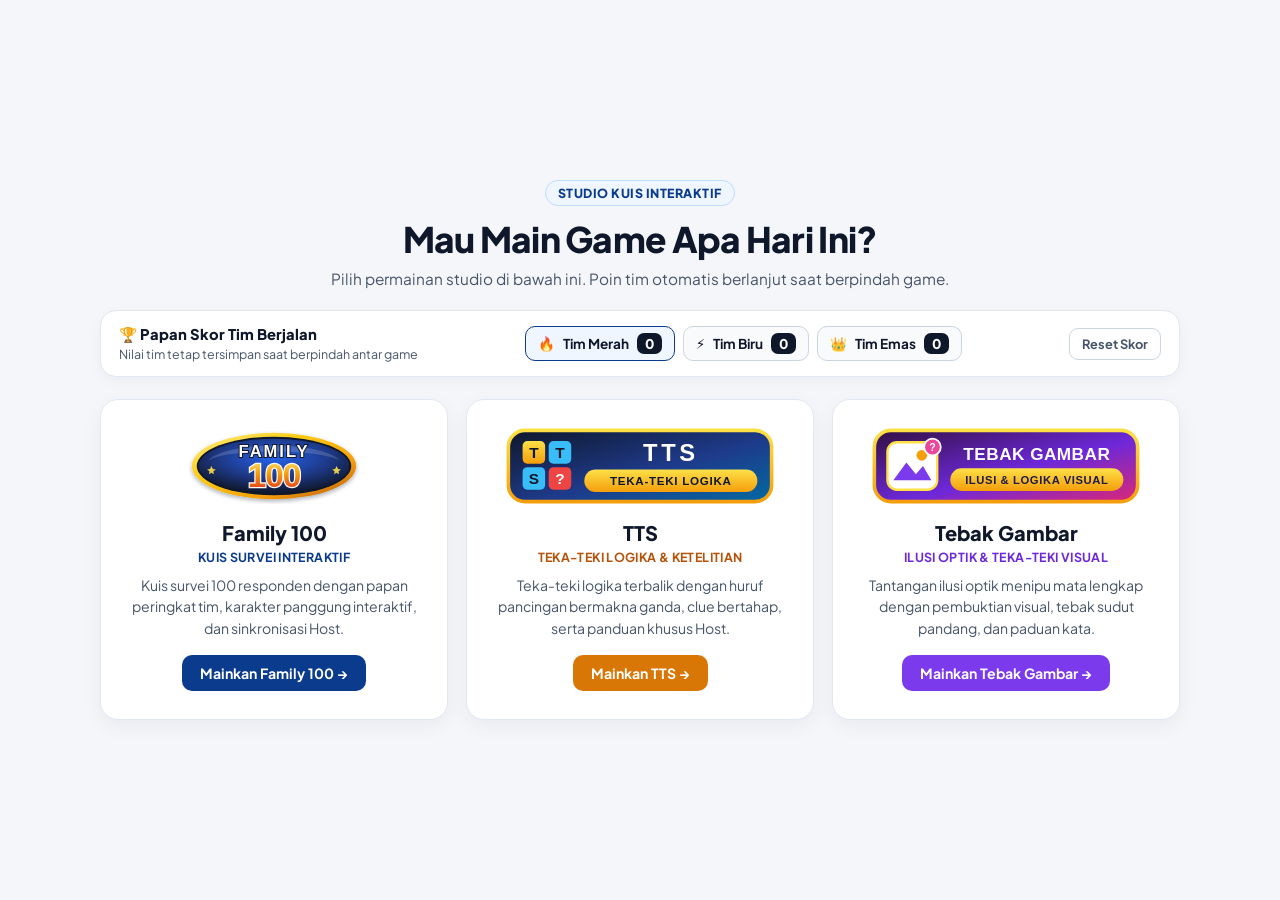
<file: index.html>
<!DOCTYPE html>
<html lang="id">
<head>
    <meta charset="UTF-8">
    <meta name="viewport" content="width=device-width, initial-scale=1.0">
    <title>Studio Kuis Interaktif — Pilih Permainan</title>
    <link rel="icon" type="image/svg+xml" href="./kode_git/family100-logo.svg">
    <link rel="preconnect" href="https://fonts.googleapis.com">
    <link rel="preconnect" href="https://fonts.gstatic.com" crossorigin>
    <link href="https://fonts.googleapis.com/css2?family=Plus+Jakarta+Sans:wght@500;600;700;800&display=swap" rel="stylesheet">
    <style>
        :root {
            --bg: #F4F6FA;
            --surface: #FFFFFF;
            --border: #E2E8F0;
            --text: #0F172A;
            --muted: #475569;
            --primary: #0B3B8C;
            --gold: #F59E0B;
        }
        * { box-sizing: border-box; }
        body {
            margin: 0;
            min-height: 100vh;
            font-family: 'Plus Jakarta Sans', system-ui, -apple-system, sans-serif;
            background: var(--bg);
            color: var(--text);
            display: flex;
            flex-direction: column;
            align-items: center;
            justify-content: center;
            padding: 24px 16px;
        }
        .hub-wrap {
            width: 100%;
            max-width: 1080px;
            display: flex;
            flex-direction: column;
            gap: 22px;
            align-items: center;
        }
        .hub-header {
            text-align: center;
        }
        .hub-kicker {
            display: inline-block;
            padding: 4px 12px;
            border-radius: 999px;
            background: #EFF6FF;
            border: 1px solid #BFDBFE;
            color: var(--primary);
            font-size: 0.78rem;
            font-weight: 800;
            letter-spacing: 0.04em;
            text-transform: uppercase;
            margin-bottom: 10px;
        }
        .hub-title {
            margin: 0;
            font-size: clamp(1.6rem, 3vw, 2.2rem);
            font-weight: 800;
            letter-spacing: -0.02em;
        }
        .hub-sub {
            margin: 8px 0 0;
            color: var(--muted);
            font-size: 0.96rem;
        }
        .hub-scoreboard {
            width: 100%;
            background: var(--surface);
            border: 1.5px solid var(--border);
            border-radius: 16px;
            padding: 14px 18px;
            display: flex;
            flex-wrap: wrap;
            align-items: center;
            justify-content: space-between;
            gap: 12px;
            box-shadow: 0 4px 14px rgba(15, 23, 42, 0.04);
        }
        .hub-score-meta {
            display: flex;
            flex-direction: column;
            gap: 2px;
        }
        .hub-score-title {
            margin: 0;
            font-size: 0.92rem;
            font-weight: 800;
            color: var(--text);
        }
        .hub-score-hint {
            margin: 0;
            font-size: 0.78rem;
            color: var(--muted);
        }
        .hub-score-list {
            display: flex;
            flex-wrap: wrap;
            align-items: center;
            gap: 8px;
            flex: 1;
            justify-content: center;
        }
        .hub-team-chip {
            display: inline-flex;
            align-items: center;
            gap: 8px;
            padding: 6px 12px;
            border-radius: 10px;
            background: #F8FAFC;
            border: 1.5px solid #CBD5E1;
            font-size: 0.85rem;
            font-weight: 700;
        }
        .hub-team-chip.active {
            border-color: var(--primary);
            background: #EFF6FF;
        }
        .hub-team-score {
            padding: 2px 8px;
            border-radius: 7px;
            background: #0F172A;
            color: #FFFFFF;
            font-weight: 800;
            font-size: 0.84rem;
        }
        .hub-reset-btn {
            padding: 7px 12px;
            border-radius: 9px;
            border: 1px solid #CBD5E1;
            background: #FFFFFF;
            color: var(--muted);
            font-family: inherit;
            font-size: 0.8rem;
            font-weight: 700;
            cursor: pointer;
        }
        .hub-reset-btn:hover {
            border-color: #EF4444;
            color: #B91C1C;
            background: #FEF2F2;
        }
        .hub-grid {
            width: 100%;
            display: grid;
            grid-template-columns: repeat(auto-fit, minmax(290px, 1fr));
            gap: 18px;
        }
        .game-card {
            display: flex;
            flex-direction: column;
            align-items: center;
            text-align: center;
            gap: 16px;
            padding: 28px 22px;
            background: var(--surface);
            border: 1.5px solid var(--border);
            border-radius: 18px;
            text-decoration: none;
            color: inherit;
            box-shadow: 0 6px 20px rgba(15, 23, 42, 0.05);
            transition: transform 0.16s ease, border-color 0.16s ease, box-shadow 0.16s ease;
        }
        .game-card:hover {
            transform: translateY(-4px);
            border-color: var(--primary);
            box-shadow: 0 14px 28px rgba(11, 59, 140, 0.12);
        }
        .game-card.cl:hover {
            border-color: var(--gold);
            box-shadow: 0 14px 28px rgba(245, 158, 11, 0.16);
        }
        .game-card.tg:hover {
            border-color: #7C3AED;
            box-shadow: 0 14px 28px rgba(124, 58, 237, 0.16);
        }
        .game-logo {
            height: 76px;
            width: auto;
            max-width: 100%;
            object-fit: contain;
        }
        .game-name {
            margin: 0;
            font-size: 1.25rem;
            font-weight: 800;
        }
        .game-subtitle {
            margin: 4px 0 0;
            font-size: 0.78rem;
            font-weight: 700;
            color: var(--primary);
            letter-spacing: 0.03em;
            text-transform: uppercase;
        }
        .game-card.cl .game-subtitle { color: #B45309; }
        .game-card.tg .game-subtitle { color: #6D28D9; }
        .game-desc {
            margin: 10px 0 0;
            font-size: 0.88rem;
            line-height: 1.5;
            color: var(--muted);
        }
        .game-cta {
            margin-top: auto;
            display: inline-flex;
            align-items: center;
            gap: 6px;
            padding: 9px 18px;
            border-radius: 10px;
            font-size: 0.88rem;
            font-weight: 700;
            background: var(--primary);
            color: #FFFFFF;
        }
        .game-card.cl .game-cta {
            background: #D97706;
        }
        .game-card.tg .game-cta {
            background: #7C3AED;
        }
    </style>
</head>
<body>
    <main class="hub-wrap">
        <header class="hub-header">
            <span class="hub-kicker">STUDIO KUIS INTERAKTIF</span>
            <h1 class="hub-title">Mau Main Game Apa Hari Ini?</h1>
            <p class="hub-sub">Pilih permainan studio di bawah ini. Poin tim otomatis berlanjut saat berpindah game.</p>
        </header>

        <section class="hub-scoreboard" aria-label="Klasemen Skor Tim Saat Ini">
            <div class="hub-score-meta">
                <h2 class="hub-score-title">🏆 Papan Skor Tim Berjalan</h2>
                <p class="hub-score-hint">Nilai tim tetap tersimpan saat berpindah antar game</p>
            </div>
            <div id="hub-score-list" class="hub-score-list"></div>
            <button type="button" id="hub-reset-scores" class="hub-reset-btn">Reset Skor</button>
        </section>

        <section class="hub-grid" aria-label="Pilihan Game">
            <a href="./kode_git/index.html" class="game-card">
                <img src="./kode_git/family100-logo.svg" alt="Logo Family 100" class="game-logo">
                <div>
                    <h2 class="game-name">Family 100</h2>
                    <p class="game-subtitle">Kuis Survei Interaktif</p>
                    <p class="game-desc">Kuis survei 100 responden dengan papan peringkat tim, karakter panggung interaktif, dan sinkronisasi Host.</p>
                </div>
                <span class="game-cta">Mainkan Family 100 →</span>
            </a>

            <a href="./kode_git/caklontong.html" class="game-card cl">
                <img src="./kode_git/caklontong-logo.svg" alt="Logo TTS" class="game-logo">
                <div>
                    <h2 class="game-name">TTS</h2>
                    <p class="game-subtitle">Teka-Teki Logika &amp; Ketelitian</p>
                    <p class="game-desc">Teka-teki logika terbalik dengan huruf pancingan bermakna ganda, clue bertahap, serta panduan khusus Host.</p>
                </div>
                <span class="game-cta">Mainkan TTS →</span>
            </a>

            <a href="./kode_git/tebakgambar.html" class="game-card tg">
                <img src="./kode_git/tebakgambar-logo.svg" alt="Logo Tebak Gambar" class="game-logo">
                <div>
                    <h2 class="game-name">Tebak Gambar</h2>
                    <p class="game-subtitle">Ilusi Optik &amp; Teka-Teki Visual</p>
                    <p class="game-desc">Tantangan ilusi optik menipu mata lengkap dengan pembuktian visual, tebak sudut pandang, dan paduan kata.</p>
                </div>
                <span class="game-cta">Mainkan Tebak Gambar →</span>
            </a>
        </section>
    </main>

    <script src="./kode_git/shared-scoreboard.js?v=1"></script>
    <script>
        (function () {
            const listEl = document.getElementById('hub-score-list');
            const resetBtn = document.getElementById('hub-reset-scores');

            function renderHubScores(board) {
                if (!listEl || !board) return;
                listEl.textContent = '';
                board.teams.forEach((team, idx) => {
                    const chip = document.createElement('div');
                    chip.className = 'hub-team-chip' + (idx === board.activeTeam ? ' active' : '');

                    const icon = document.createElement('span');
                    icon.textContent = team.icon || '🔥';

                    const name = document.createElement('span');
                    name.textContent = (team.name && team.name.trim()) ? team.name.trim() : ('Tim ' + (idx + 1));

                    const score = document.createElement('span');
                    score.className = 'hub-team-score';
                    score.textContent = String(team.score || 0);

                    chip.append(icon, name, score);
                    listEl.appendChild(chip);
                });
            }

            if (window.QuizScoreboard) {
                renderHubScores(window.QuizScoreboard.load());
                window.QuizScoreboard.subscribe(renderHubScores);
                if (resetBtn) {
                    resetBtn.addEventListener('click', () => {
                        renderHubScores(window.QuizScoreboard.resetScores());
                    });
                }
            }
        })();
    </script>
</body>
</html>
</file>
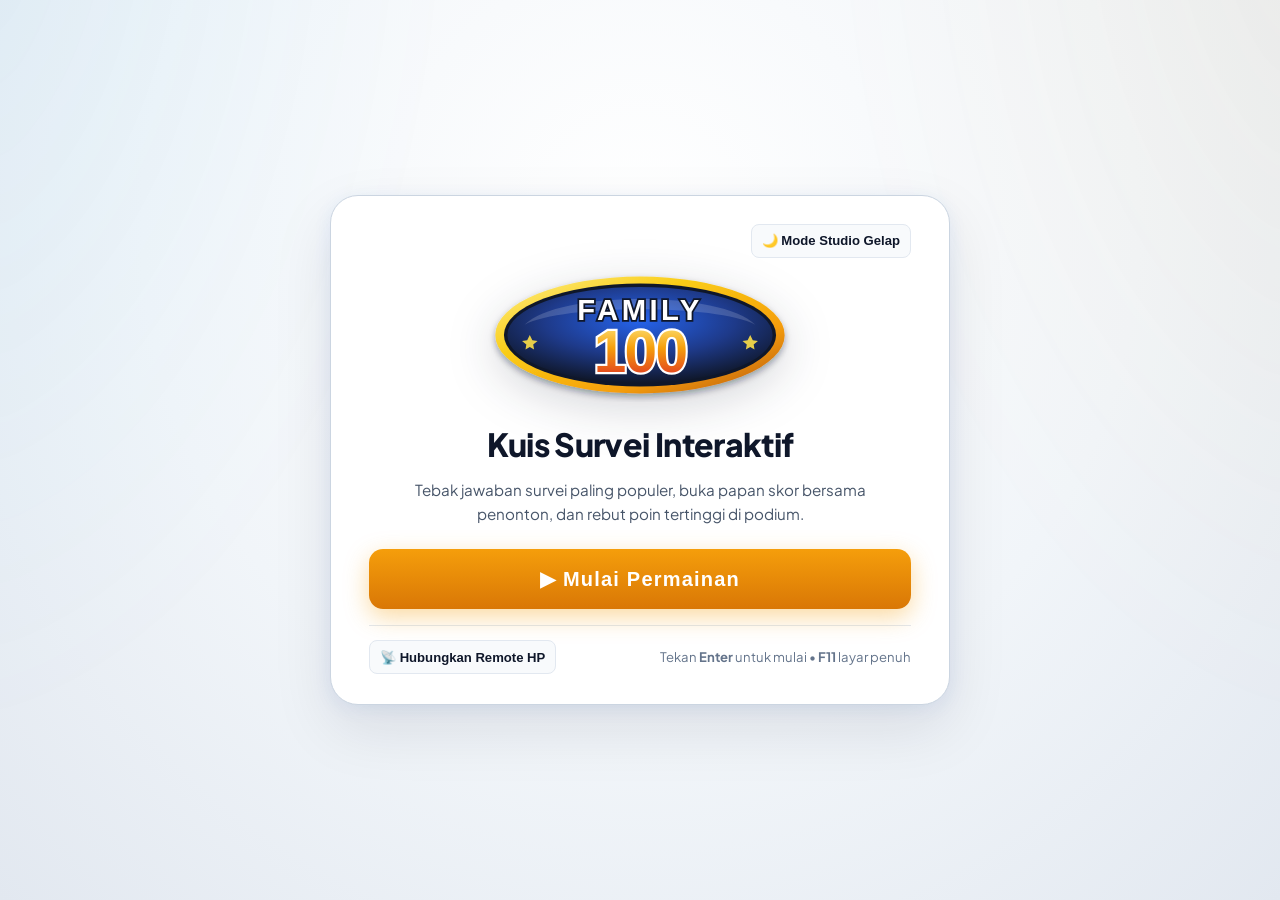
<file: kode_git/index.html>
<!DOCTYPE html>
<html lang="id" data-theme="light">

<head>
    <meta charset="UTF-8">
    <meta name="viewport" content="width=device-width, initial-scale=1.0">
    <title>Family 100 — Kuis Survei Interaktif</title>
    <link rel="icon" type="image/svg+xml" href="family100-logo.svg">
    <link rel="preconnect" href="https://fonts.googleapis.com">
    <link rel="preconnect" href="https://fonts.gstatic.com" crossorigin>
    <link href="https://fonts.googleapis.com/css2?family=Plus+Jakarta+Sans:wght@500;600;700;800&display=swap" rel="stylesheet">
    <link rel="stylesheet" href="style.css?v=27">
</head>

<body>
    <header class="topbar">
        <div class="brand">
            <div class="brand-logo-wrap">
                <img src="family100-logo.svg" alt="Logo Family 100" class="brand-logo">
            </div>
            <div>
                <h1 class="brand-title">Family 100</h1>
                <p class="brand-sub" id="mode-indicator">Kuis Survei Interaktif</p>
            </div>
        </div>

        <div class="topbar-controls">
            <label for="category-select" class="sr-only">Pilih Kategori</label>
            <select id="category-select" class="select-control" aria-label="Pilih Kategori Soal" style="max-width: 210px;"></select>
            <label for="question-select" class="sr-only">Pilih Pertanyaan</label>
            <select id="question-select" class="select-control" aria-label="Pilih Pertanyaan"></select>
            <button type="button" id="btn-random" class="btn btn-secondary">Acak Soal</button>
            <button type="button" id="btn-manage" class="btn btn-secondary">Kelola Soal</button>
            <button type="button" id="btn-gas-config" class="btn btn-secondary">URL GAS</button>
            <button type="button" id="btn-live" class="btn btn-secondary" title="Kontrol Live HP ke Desktop">📡 Live</button>
            <a href="pilih-game.html" class="btn btn-secondary" style="text-decoration:none;" title="Kembali ke Halaman Pilih Game">🏠 Pilih Game</a>
            <a href="caklontong.html" class="btn btn-secondary" style="text-decoration:none; display:inline-flex; align-items:center; gap:6px; padding:4px 10px;" title="Mainkan TTS"><img src="caklontong-logo.svg" alt="TTS" style="height:24px; width:auto; border-radius:4px;"><span>TTS</span></a>
            <a href="tebakgambar.html" class="btn btn-secondary" style="text-decoration:none; display:inline-flex; align-items:center; gap:6px; padding:4px 10px;" title="Mainkan Tebak Gambar"><img src="tebakgambar-logo.svg" alt="Tebak Gambar" style="height:24px; width:auto; border-radius:4px;"><span>Tebak Gambar</span></a>
            <button type="button" id="btn-sound" class="btn btn-icon" aria-pressed="true"
                title="Suara Aktif">🔊</button>
            <button type="button" id="btn-fullscreen" class="btn btn-icon" title="Layar Penuh">⛶</button>
            <button type="button" id="btn-theme" class="btn btn-icon" aria-pressed="false"
                title="Ganti Tema">☀️</button>
        </div>
    </header>

    <main class="stage">
        <section id="studio-arena" class="studio-arena">
            <!-- Sayap Kiri: Podium Tim Kiri -->
            <aside class="panel studio-wing wing-left" aria-label="Podium Kiri">
                <span class="wing-label">PODIUM KIRI</span>
                <div id="teams-left" class="wing-podiums"></div>
            </aside>

            <!-- Tengah: Layar TV Soal & List Hasil Survei + Host + Kontrol -->
            <div class="studio-center">
                <section class="studio-screen tv-cabinet" aria-label="Layar TV Soal dan Hasil Survei">
                    <div class="tv-top-bar">
                        <span class="tv-live-pill"><i class="tv-live-dot" aria-hidden="true"></i> LIVE • STUDIO</span>
                        <span class="tv-brand-pill">📺 PAPAN SURVEI FAMILY 100</span>
                        <span class="tv-survey-pill">100 RESPONDEN</span>
                    </div>

                    <div class="tv-display">
                        <div class="question-banner" aria-live="polite">
                            <span id="question-number" class="question-badge">Soal #1</span>
                            <h2 id="question-text" class="question-text">Memuat pertanyaan...</h2>
                        </div>

                        <div class="survey-list-header">
                            <span>LIST HASIL SURVEI</span>
                            <span id="slot-clue-bar" class="slot-clue-bar" aria-live="polite">💡 Arahkan ke kotak jawaban untuk lihat Clue bertingkat</span>
                            <span>SKOR SURVEI</span>
                        </div>

                        <div id="answer-board" class="answer-board"></div>

                        <div class="turn-bar">
                            <span class="turn-dot"></span>
                            <span id="active-turn-label">Giliran Berdiskusi &amp; Menjawab: Tim Merah</span>
                        </div>

                        <form id="answer-form" class="answer-form" autocomplete="off">
                            <label for="answer-input" class="sr-only">Ketik jawaban peserta</label>
                            <input type="text" id="answer-input" class="answer-input"
                                placeholder="Ketik jawaban peserta di sini..." maxlength="120" required>
                            <button type="submit" id="btn-submit" class="btn btn-primary">Cek Jawaban</button>
                        </form>
                        <p id="feedback-msg" class="feedback-msg" role="status" aria-live="polite"></p>
                    </div>
                </section>

                <div class="panel studio-controls-bar">
                    <button type="button" id="btn-add-team" class="btn btn-primary btn-sm">+ Tambah Tim</button>
                    <button type="button" id="btn-tetot" class="btn btn-danger btn-sm">✕ TETOT! (Salah)</button>
                    <button type="button" id="btn-reveal-all" class="btn btn-secondary btn-sm">Buka Semua</button>
                    <button type="button" id="btn-reset-round" class="btn btn-secondary btn-sm">Reset Ronde</button>
                    <button type="button" id="btn-reset-scores" class="btn btn-secondary btn-sm">Reset Skor</button>
                </div>

                <div class="panel center-meta-row">
                    <div class="studio-host" aria-label="Host Studio">
                        <div class="host-avatar">
                            <svg class="host-svg" viewBox="0 0 80 80" aria-hidden="true">
                                <line x1="40" y1="6" x2="40" y2="16" stroke="#38BDF8" stroke-width="3"
                                    stroke-linecap="round" />
                                <circle cx="40" cy="5" r="3.5" fill="#38BDF8" />
                                <rect x="20" y="16" width="40" height="30" rx="10" fill="#1E293B" stroke="#38BDF8"
                                    stroke-width="2.5" />
                                <rect x="27" y="24" width="26" height="12" rx="6" fill="#0F172A" />
                                <circle cx="34" cy="30" r="2.8" fill="#38BDF8" />
                                <circle cx="46" cy="30" r="2.8" fill="#38BDF8" />
                                <path d="M22 50 C22 46, 58 46, 58 50 L62 76 L18 76 Z" fill="#0070F3" />
                                <rect x="58" y="48" width="6" height="16" rx="3" fill="#94A3B8" />
                                <circle cx="61" cy="46" r="5" fill="#E2E8F0" />
                            </svg>
                        </div>
                        <div class="host-speech" id="host-speech">Selamat datang di Studio Family 100!</div>
                    </div>
                    <div class="center-stats">
                        <div class="stat-inline">
                            <span class="stat-label">Terbuka</span>
                            <strong id="revealed-count" class="stat-value">0 / 8</strong>
                        </div>
                        <div class="stat-inline">
                            <span class="stat-label">Salah</span>
                            <div id="strike-indicators" class="strike-dots" aria-label="Indikator Salah">
                                <span class="strike-box">✕</span>
                                <span class="strike-box">✕</span>
                                <span class="strike-box">✕</span>
                            </div>
                        </div>
                    </div>
                    <div class="history-block">
                        <span class="stat-label">Riwayat Jawaban</span>
                        <ul id="guess-history" class="guess-history"></ul>
                    </div>
                </div>
            </div>

            <!-- Sayap Kanan: Podium Tim Kanan -->
            <aside class="panel studio-wing wing-right" aria-label="Podium Kanan">
                <span class="wing-label">PODIUM KANAN</span>
                <div id="teams-right" class="wing-podiums"></div>
            </aside>
        </section>
    </main>

    <div id="confetti-layer" class="confetti-layer" aria-hidden="true"></div>

    <div id="start-overlay" class="start-overlay">
        <div class="start-spotlight start-spotlight-l" aria-hidden="true"></div>
        <div class="start-spotlight start-spotlight-r" aria-hidden="true"></div>
        <div class="start-card">
            <div class="start-top-bar">
                <button type="button" id="btn-start-theme" class="btn btn-secondary btn-sm" title="Ganti Tema Tampilan">🌙 Mode Gelap</button>
            </div>

            <div class="start-emblem-wrap">
                <img src="family100-logo.svg" alt="Logo Asli Family 100" class="start-emblem">
            </div>

            <h2 class="start-title">Kuis Survei Interaktif</h2>
            <p class="start-desc">Tebak jawaban survei paling populer, buka papan skor bersama penonton, dan rebut poin tertinggi di podium.</p>

            <div class="start-cta-wrap">
                <button type="button" id="btn-start-game" class="btn btn-start">▶ Mulai Permainan</button>
            </div>

            <div class="start-actions-row">
                <button type="button" id="btn-start-live" class="btn btn-secondary btn-sm">📡 Hubungkan Remote HP</button>
                <span class="start-shortcuts">Tekan <strong>Enter</strong> untuk mulai • <strong>F11</strong> layar penuh</span>
            </div>
        </div>
    </div>

    <div id="wrong-overlay" class="wrong-overlay" aria-hidden="true">
        <div class="wrong-x-wrap">
            <div class="wrong-x">✕</div>
            <div class="wrong-label">TETOT!</div>
        </div>
    </div>

    <!-- Modal Konfigurasi GAS -->
    <div id="gas-modal" class="modal" role="dialog" aria-modal="true" aria-labelledby="gas-modal-title" hidden>
        <div class="modal-backdrop" data-close-modal="gas"></div>
        <div class="modal-card">
            <div class="modal-header">
                <h3 id="gas-modal-title">Hubungkan Google Apps Script</h3>
                <button type="button" class="btn btn-icon" data-close-modal="gas" aria-label="Tutup">✕</button>
            </div>
            <div class="modal-body">
                <form id="gas-config-form">
                    <div class="form-group">
                        <label for="gas-url-input">URL Web App GAS (kosongkan untuk mode contoh lokal)</label>
                        <input type="url" id="gas-url-input" class="input-field"
                            placeholder="https://script.google.com/macros/s/.../exec">
                    </div>
                    <button type="submit" class="btn btn-primary">Simpan &amp; Muat Ulang Soal</button>
                </form>
            </div>
        </div>
    </div>

    <!-- Modal Kelola Soal -->
    <div id="manage-modal" class="modal" role="dialog" aria-modal="true" aria-labelledby="modal-title" hidden>
        <div class="modal-backdrop" data-close-modal="manage"></div>
        <div class="modal-card">
            <div class="modal-header">
                <h3 id="modal-title">Kelola Database Pertanyaan</h3>
                <button type="button" class="btn btn-icon" data-close-modal="manage" aria-label="Tutup">✕</button>
            </div>
            <div class="modal-body">
                <form id="add-question-form" class="manage-form">
                    <div class="form-group">
                        <label for="new-question-text">Pertanyaan Baru</label>
                        <input type="text" id="new-question-text" class="input-field"
                            placeholder="Contoh: Apa yang sering dibawa saat piknik?" maxlength="255" required>
                    </div>
                    <div class="form-group">
                        <label>Daftar Jawaban &amp; Poin (maksimal 8)</label>
                        <div id="new-answers-list" class="new-answers-list"></div>
                        <button type="button" id="btn-add-answer-row" class="btn btn-secondary btn-sm">+ Tambah Baris
                            Jawaban</button>
                    </div>
                    <button type="submit" class="btn btn-primary">Simpan Pertanyaan</button>
                </form>

                <hr class="divider">

                <div class="saved-list-section">
                    <h4>Daftar Pertanyaan Tersimpan</h4>
                    <ul id="saved-questions-list" class="saved-questions-list"></ul>
                </div>
            </div>
        </div>
    </div>

    <!-- Modal Live Sync HP ↔ Desktop -->
    <div id="live-modal" class="modal" role="dialog" aria-modal="true" aria-labelledby="live-modal-title" hidden>
        <div class="modal-backdrop" data-close-live="true"></div>
        <div class="modal-card">
            <div class="modal-header">
                <h3 id="live-modal-title">📡 Sinkronisasi Live (HP ↔ Desktop)</h3>
                <button type="button" id="btn-close-live" class="btn btn-icon" aria-label="Tutup">✕</button>
            </div>
            <div class="modal-body">
                <p id="live-status-text" class="feedback-msg">Status: Belum terhubung ke room live.</p>
                <div class="form-group">
                    <label for="live-room-input">Kode Room</label>
                    <div style="display:flex; gap:8px;">
                        <input type="text" id="live-room-input" class="input-field" value="F100" maxlength="24" placeholder="F100">
                        <button type="button" id="btn-live-rand" class="btn btn-secondary btn-sm">Acak</button>
                    </div>
                </div>
                <div class="form-group" style="display:flex; flex-wrap:wrap; gap:8px;">
                    <button type="button" id="btn-live-display" class="btn btn-primary">🖥️ Jadikan Layar Desktop (Tampil)</button>
                    <button type="button" id="btn-live-host" class="btn btn-secondary">📱 Jadikan Remote HP (Kontrol)</button>
                    <button type="button" id="btn-live-stop" class="btn btn-danger btn-sm">Matikan Live</button>
                </div>
                <div class="form-group">
                    <label for="live-hp-url">Buka Link Ini di HP Anda (Otomatis Remote Host):</label>
                    <div style="display:flex; gap:8px;">
                        <input type="text" id="live-hp-url" class="input-field" readonly>
                        <button type="button" id="btn-copy-live-url" class="btn btn-secondary btn-sm">Salin</button>
                    </div>
                </div>
            </div>
        </div>
    </div>

    <script src="shared-scoreboard.js?v=1"></script>
    <script src="family100-data.js?v=1"></script>
    <script src="app.js?v=20"></script>
</body>

</html>
</file>
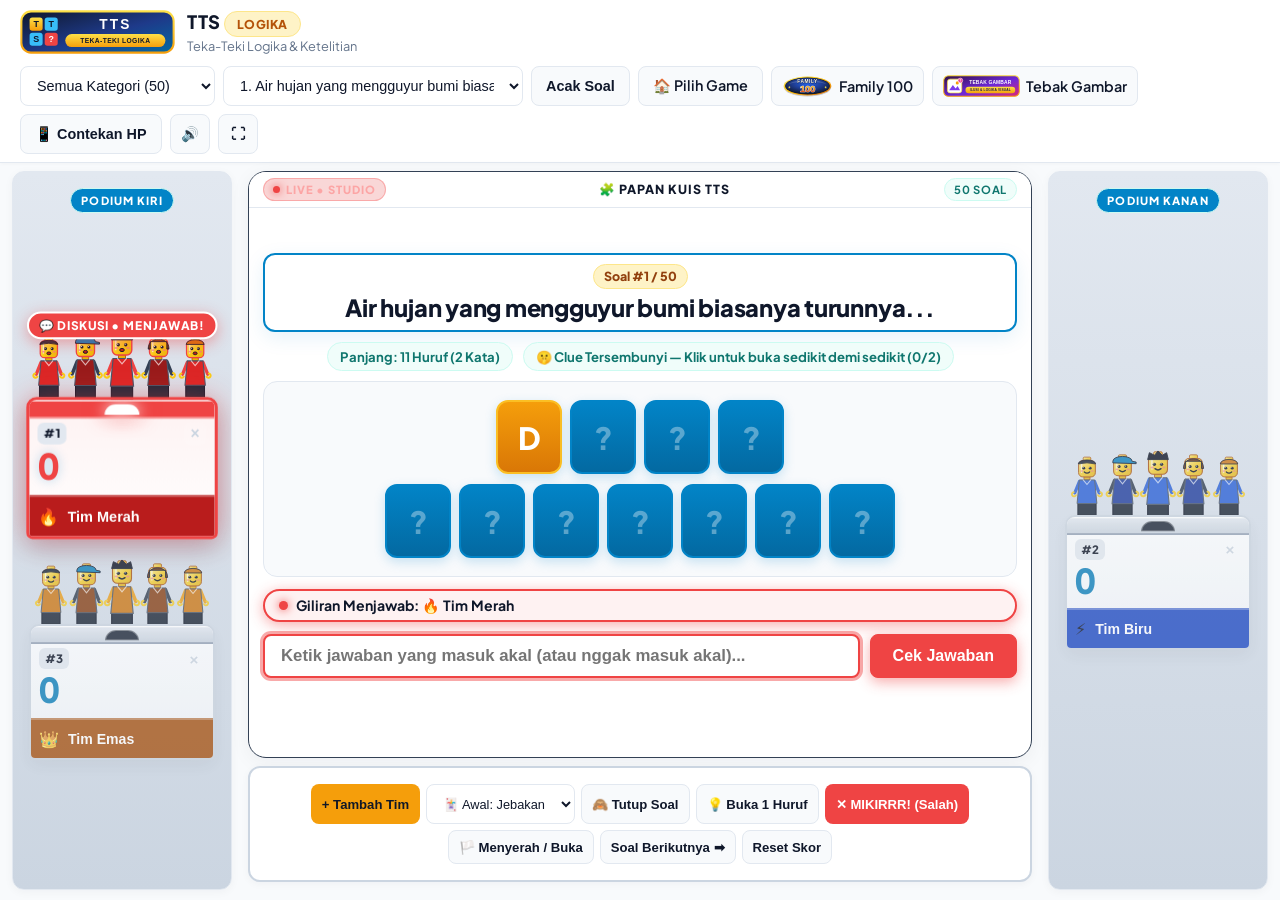
<file: kode_git/caklontong.html>
<!DOCTYPE html>
<html lang="id" data-theme="light">
<head>
    <meta charset="UTF-8">
    <meta name="viewport" content="width=device-width, initial-scale=1.0">
    <title>TTS — Teka-Teki Logika &amp; Ketelitian</title>
    <link rel="icon" type="image/svg+xml" href="caklontong-logo.svg">
    <link rel="preconnect" href="https://fonts.googleapis.com">
    <link rel="preconnect" href="https://fonts.gstatic.com" crossorigin>
    <link href="https://fonts.googleapis.com/css2?family=Plus+Jakarta+Sans:wght@500;600;700;800&display=swap" rel="stylesheet">
    <link rel="stylesheet" href="style.css?v=26">
    <style>
        .cl-badge-wib {
            display: inline-flex;
            align-items: center;
            gap: 6px;
            padding: 3px 12px;
            border-radius: 999px;
            background: #FEF3C7;
            border: 1px solid #FDE68A;
            color: #B45309;
            font-size: 0.76rem;
            font-weight: 800;
            letter-spacing: 0.04em;
        }
        .cl-tiles-wrap {
            display: flex;
            flex-wrap: wrap;
            justify-content: center;
            align-items: center;
            gap: 10px 18px;
            padding: 18px 12px;
            background: #F8FAFC;
            border: 1px solid #E2E8F0;
            border-radius: 14px;
            min-height: 112px;
        }
        .cl-word-group {
            display: inline-flex;
            flex-wrap: wrap;
            justify-content: center;
            gap: 8px;
        }
        .cl-tile {
            width: clamp(46px, 5.2vw, 66px);
            height: clamp(54px, 6.2vw, 74px);
            display: flex;
            align-items: center;
            justify-content: center;
            font-family: inherit;
            font-size: clamp(1.5rem, 2.4vw, 2.2rem);
            font-weight: 900;
            border-radius: 12px;
            border: 2px solid #0284C7;
            background: linear-gradient(180deg, #0284C7 0%, #0369A1 100%);
            color: #FFFFFF;
            box-shadow: 0 4px 12px rgba(2, 132, 199, 0.2);
            text-transform: uppercase;
            cursor: pointer;
            transition: transform 0.18s ease, background 0.22s ease, box-shadow 0.18s ease;
        }
        .cl-tile.hidden-letter:hover {
            transform: translateY(-3px) scale(1.05);
            box-shadow: 0 8px 18px rgba(2, 132, 199, 0.32);
            color: rgba(255, 255, 255, 0.75);
        }
        .cl-tile.clue {
            background: linear-gradient(180deg, #F59E0B 0%, #D97706 100%);
            border-color: #FBBF24;
            color: #FFFFFF;
        }
        .cl-tile.revealed {
            background: linear-gradient(180deg, #10B981 0%, #059669 100%);
            border-color: #6EE7B7;
            animation: flipReveal 0.45s ease;
            cursor: default;
        }
        .cl-tile.hidden-letter {
            color: rgba(255, 255, 255, 0.35);
        }
        .cl-clue-btn {
            font-family: inherit;
            cursor: pointer;
            background: #FFFBEB;
            border-color: #FDE68A;
            color: #92400E;
            transition: transform 0.15s ease, background 0.15s ease;
        }
        .cl-clue-btn:hover {
            background: #FEF3C7;
            transform: translateY(-1px);
        }
        .cl-reason-box {
            padding: 12px 16px;
            border-radius: 12px;
            background: #FFFBEB;
            border: 1.5px solid #FDE68A;
            color: #92400E;
            font-size: 0.96rem;
            line-height: 1.45;
            display: flex;
            align-items: center;
            gap: 12px;
        }
        .cl-reason-box[hidden] { display: none; }
        .cl-reason-icon {
            width: 36px;
            height: 36px;
            border-radius: 50%;
            background: #F59E0B;
            color: #FFFFFF;
            display: flex;
            align-items: center;
            justify-content: center;
            font-size: 1.2rem;
            flex-shrink: 0;
        }
        .cl-meta-chips {
            display: flex;
            justify-content: center;
            gap: 10px;
            flex-wrap: wrap;
        }
        .cl-chip {
            font-size: 0.82rem;
            font-weight: 700;
            padding: 4px 12px;
            border-radius: 999px;
            background: #F0FDFA;
            border: 1px solid #CCFBF1;
            color: #0F766E;
        }
    </style>
</head>
<body>
    <header class="topbar">
        <div class="brand">
            <div class="brand-logo-wrap">
                <img src="caklontong-logo.svg" alt="Logo TTS" class="brand-logo" style="width:auto; height:44px;">
            </div>
            <div>
                <h1 class="brand-title">TTS <span class="cl-badge-wib">LOGIKA</span></h1>
                <p class="brand-sub">Teka-Teki Logika &amp; Ketelitian</p>
            </div>
        </div>

        <div class="topbar-controls">
            <select id="cl-category" class="select-control" aria-label="Pilih Kategori TTS" style="max-width: 195px;"></select>
            <select id="cl-select" class="select-control" aria-label="Pilih Soal TTS"></select>
            <button type="button" id="cl-random" class="btn btn-secondary">Acak Soal</button>
            <a href="pilih-game.html" class="btn btn-secondary" style="text-decoration:none;" title="Kembali ke Halaman Pilih Game">🏠 Pilih Game</a>
            <a href="index.html?play=1" class="btn btn-secondary" style="text-decoration:none; display:inline-flex; align-items:center; gap:6px; padding:4px 10px;" title="Mainkan Family 100"><img src="family100-logo.svg" alt="Family 100" style="height:22px; width:auto; border-radius:4px;"><span>Family 100</span></a>
            <a href="tebakgambar.html" class="btn btn-secondary" style="text-decoration:none; display:inline-flex; align-items:center; gap:6px; padding:4px 10px;" title="Mainkan Tebak Gambar"><img src="tebakgambar-logo.svg" alt="Tebak Gambar" style="height:22px; width:auto; border-radius:4px;"><span>Tebak Gambar</span></a>
            <button type="button" id="cl-hp-btn" class="btn btn-secondary" title="Buka Contekan & Clue di HP">📱 Contekan HP</button>
            <button type="button" id="cl-sound" class="btn btn-icon" aria-pressed="true" title="Suara Aktif">🔊</button>
            <button type="button" id="cl-fullscreen" class="btn btn-icon" title="Layar Penuh">⛶</button>
        </div>
    </header>

    <main class="stage">
        <section id="studio-arena" class="studio-arena">
            <aside class="panel studio-wing wing-left" aria-label="Podium Kiri">
                <span class="wing-label">PODIUM KIRI</span>
                <div id="teams-left" class="wing-podiums"></div>
            </aside>

            <div class="studio-center">
                <section class="studio-screen tv-cabinet" aria-label="Papan Kuis TTS">
                    <div class="tv-top-bar">
                        <span class="tv-live-pill"><i class="tv-live-dot" aria-hidden="true"></i> LIVE • STUDIO</span>
                        <span class="tv-brand-pill">🧩 PAPAN KUIS TTS</span>
                        <span class="tv-survey-pill" id="cl-count-badge">15 SOAL</span>
                    </div>

                    <div class="tv-display" style="grid-template-rows: auto auto auto auto auto auto auto; align-content: center; gap: 10px;">
                        <div class="question-banner">
                            <span id="cl-q-num" class="question-badge">Soal #1</span>
                            <h2 id="cl-q-text" class="question-text">Memuat soal TTS...</h2>
                        </div>

                        <div class="cl-meta-chips">
                            <span class="cl-chip" id="cl-length-chip">Panjang: 6 Huruf</span>
                            <button type="button" class="cl-chip cl-clue-btn" id="cl-clue-chip" title="Klik untuk membuka clue sedikit demi sedikit">🤫 Clue Tersembunyi (Klik buka 1/2)</button>
                        </div>

                        <div id="cl-hp-cheat-card" class="cl-reason-box" style="background: #f0fdf4; border-color: #86efac; text-align: left;" hidden>
                            <div class="cl-reason-icon">📱</div>
                            <div style="display:flex; flex-direction:column; gap:4px; font-size:0.86rem; line-height:1.45;">
                                <strong style="color:#166534;">CONTEKAN HP HOST (RAHASIA) <span id="cl-hp-type" style="margin-left:6px; padding:2px 8px; border-radius:999px; font-size:0.75rem; background:#dcfce7;">-</span></strong>
                                <div><strong>Jawaban Asli:</strong> <span id="cl-hp-answer" style="font-weight:800; color:#b91c1c; letter-spacing:1px;">-</span></div>
                                <div><strong>Pancingan Jebakan:</strong> <span id="cl-hp-trap" style="font-weight:700; color:#92400e;">-</span></div>
                                <div><strong>Clue 1 (Tipis):</strong> <span id="cl-hp-clue1">-</span></div>
                                <div><strong>Clue 2 (Mengarah):</strong> <span id="cl-hp-clue2">-</span></div>
                                <div><strong>Alasan Logika:</strong> <span id="cl-hp-reason">-</span></div>
                            </div>
                        </div>

                        <div id="cl-tiles" class="cl-tiles-wrap" aria-live="polite"></div>

                        <div id="cl-reason-box" class="cl-reason-box" hidden>
                            <div class="cl-reason-icon">🤣</div>
                            <div style="flex:1;">
                                <div style="display:flex; align-items:center; justify-content:space-between; gap:8px; flex-wrap:wrap; margin-bottom:4px;">
                                    <strong>🎤 Penjelasan Resmi Cak Lontong (Dilarang Protes!):</strong>
                                    <button type="button" id="cl-protest-btn" class="btn btn-secondary btn-sm" style="padding:2px 10px; font-size:0.76rem;">😤 Peserta Protes!</button>
                                </div>
                                <div id="cl-reason-text"></div>
                                <div id="cl-protest-reply" style="margin-top:6px; font-size:0.84rem; font-weight:700; color:#b91c1c;" hidden></div>
                            </div>
                        </div>

                        <div class="turn-bar" id="cl-turn-bar">
                            <span class="turn-dot"></span>
                            <span id="active-turn-label">Giliran Menjawab: Tim Merah</span>
                        </div>

                        <form id="cl-form" class="answer-form" autocomplete="off">
                            <input type="text" id="cl-input" class="answer-input" placeholder="Ketik jawaban yang masuk akal (atau nggak masuk akal)..." maxlength="60" required>
                            <button type="submit" id="btn-submit" class="btn btn-primary">Cek Jawaban</button>
                        </form>
                        <p id="cl-feedback" class="feedback-msg" role="status" aria-live="polite"></p>
                    </div>
                </section>

                <div class="panel studio-controls-bar">
                    <button type="button" id="btn-add-team" class="btn btn-primary btn-sm">+ Tambah Tim</button>
                    <select id="cl-preopen-select" class="select-control" style="height:34px; font-size:0.8rem;" title="Jumlah kartu huruf terbuka sebelum/saat soal diberikan">
                        <option value="default">🃏 Awal: Jebakan</option>
                        <option value="0">🃏 Awal: 0 Huruf</option>
                        <option value="1">🃏 Awal: 1 Huruf</option>
                        <option value="2">🃏 Awal: 2 Huruf</option>
                        <option value="3">🃏 Awal: 3 Huruf</option>
                        <option value="4">🃏 Awal: 4 Huruf</option>
                    </select>
                    <button type="button" id="cl-toggle-question" class="btn btn-secondary btn-sm" title="Sembunyikan/tampilkan teks soal sebelum buka kartu">🙈 Tutup Soal</button>
                    <button type="button" id="cl-hint-letter" class="btn btn-secondary btn-sm">💡 Buka 1 Huruf</button>
                    <button type="button" id="cl-tetot" class="btn btn-danger btn-sm">✕ MIKIRRR! (Salah)</button>
                    <button type="button" id="cl-reveal" class="btn btn-secondary btn-sm">🏳️ Menyerah / Buka</button>
                    <button type="button" id="cl-next" class="btn btn-secondary btn-sm">Soal Berikutnya ➡</button>
                    <button type="button" id="cl-reset-scores" class="btn btn-secondary btn-sm">Reset Skor</button>
                </div>
            </div>

            <aside class="panel studio-wing wing-right" aria-label="Podium Kanan">
                <span class="wing-label">PODIUM KANAN</span>
                <div id="teams-right" class="wing-podiums"></div>
            </aside>
        </section>
    </main>

    <div id="confetti-layer" class="confetti-layer" aria-hidden="true"></div>

    <div id="wrong-overlay" class="wrong-overlay" aria-hidden="true">
        <div class="wrong-x-wrap">
            <div class="wrong-x">✕</div>
            <div class="wrong-label">MIKIRRR!</div>
        </div>
    </div>

    <div id="cl-hp-modal" class="modal-backdrop" role="dialog" aria-modal="true" aria-labelledby="cl-hp-modal-title" hidden>
        <div class="modal-card">
            <div class="modal-head">
                <h2 id="cl-hp-modal-title">📱 Contekan &amp; Clue di HP Host</h2>
                <button type="button" id="cl-hp-close" class="btn btn-icon" aria-label="Tutup">&times;</button>
            </div>
            <div class="modal-body" style="display:flex; flex-direction:column; gap:12px;">
                <p style="font-size:0.88rem; color:var(--text-secondary); margin:0;">
                    Layar TV sengaja menyembunyikan clue, huruf awal, dan jawaban asli agar peserta tidak nyontek. Buka link di bawah ini di HP Host untuk melihat semua contekan lengkap!
                </p>
                <div style="display:flex; gap:8px;">
                    <input type="text" id="cl-hp-url" class="answer-input" readonly style="font-size:0.8rem;">
                    <button type="button" id="cl-copy-hp-url" class="btn btn-primary btn-sm">Salin Link</button>
                </div>
                <div style="display:flex; justify-content:flex-end; gap:8px; flex-wrap:wrap;">
                    <a href="contekan.html#caklontong" target="_blank" rel="noopener" class="btn btn-secondary btn-sm" style="text-decoration:none;">📜 Buku Contekan Lengkap</a>
                    <a id="cl-open-hp-tab" href="?mode=host" target="_blank" rel="noopener" class="btn btn-secondary btn-sm" style="text-decoration:none;">Buka Mode HP di Tab Baru</a>
                </div>
            </div>
        </div>
    </div>

    <script src="shared-scoreboard.js?v=1"></script>
    <script src="caklontong.js?v=19"></script>
</body>
</html>
</file>
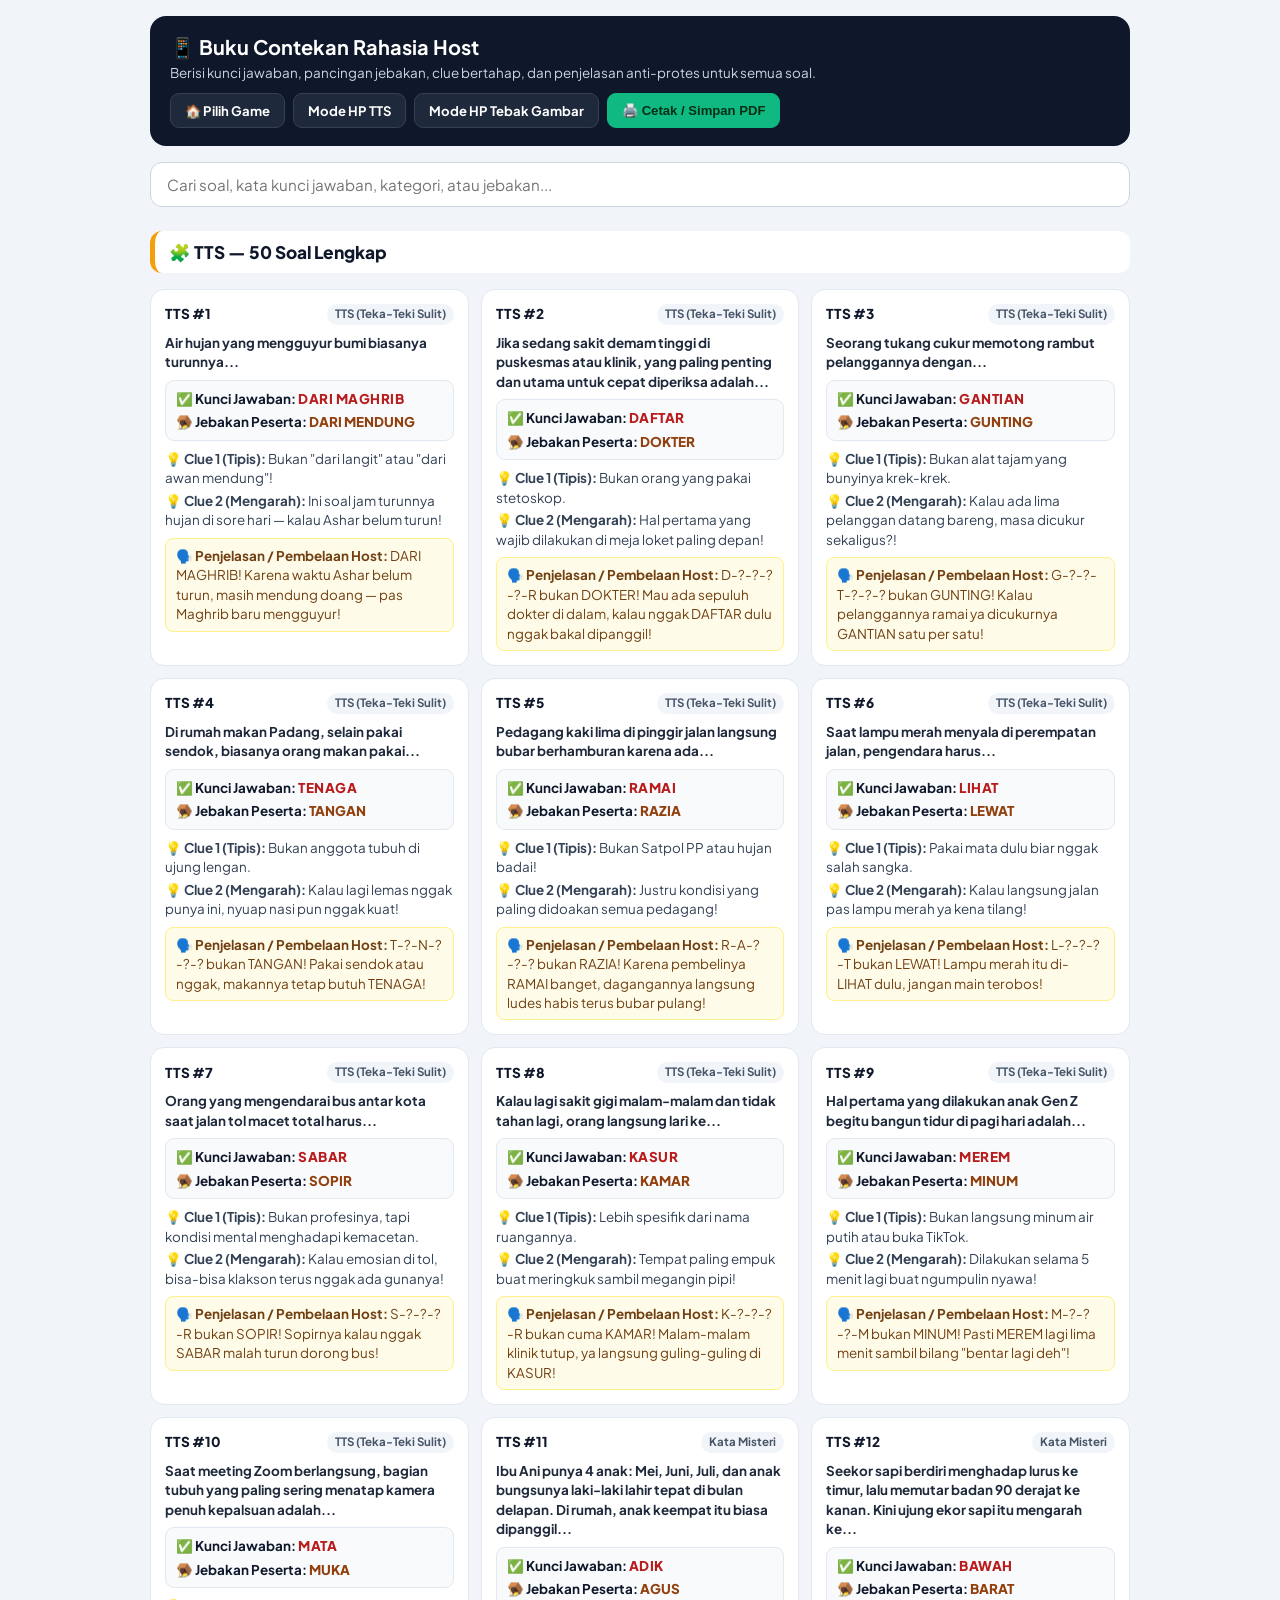
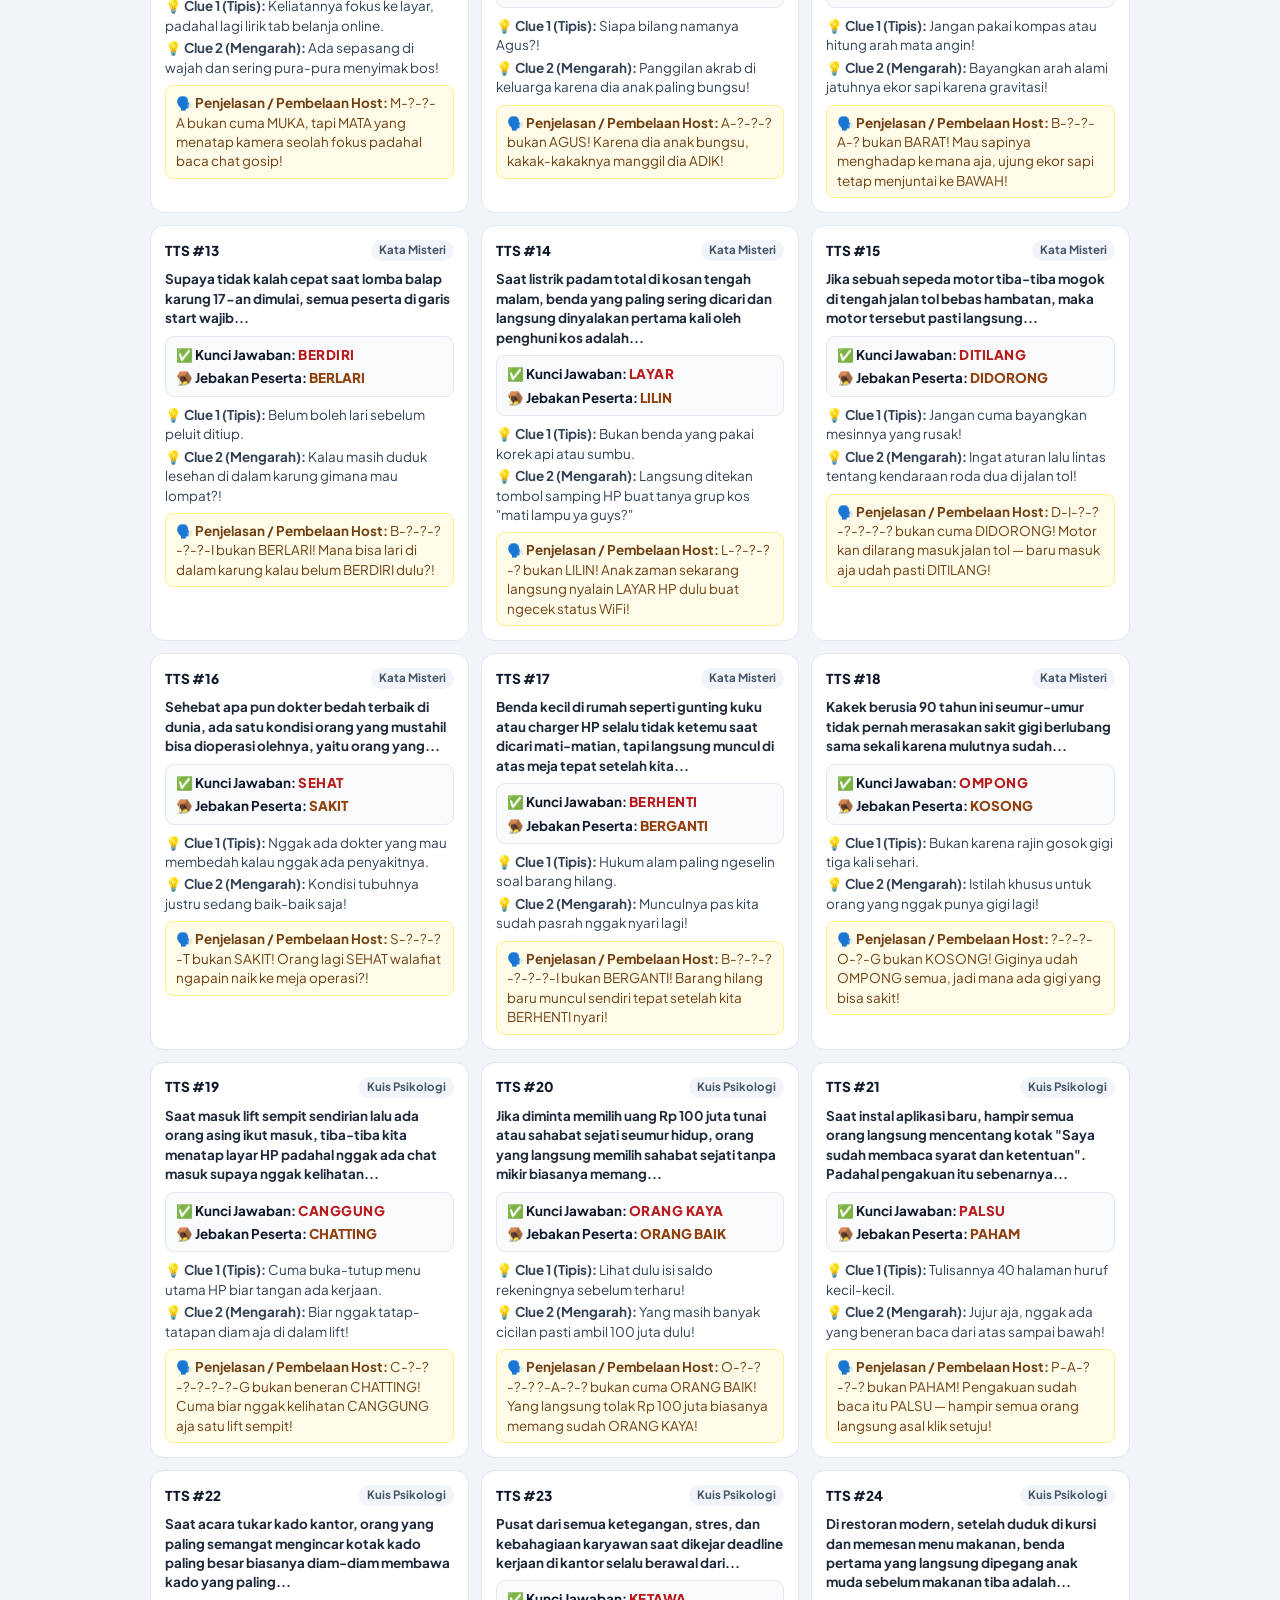
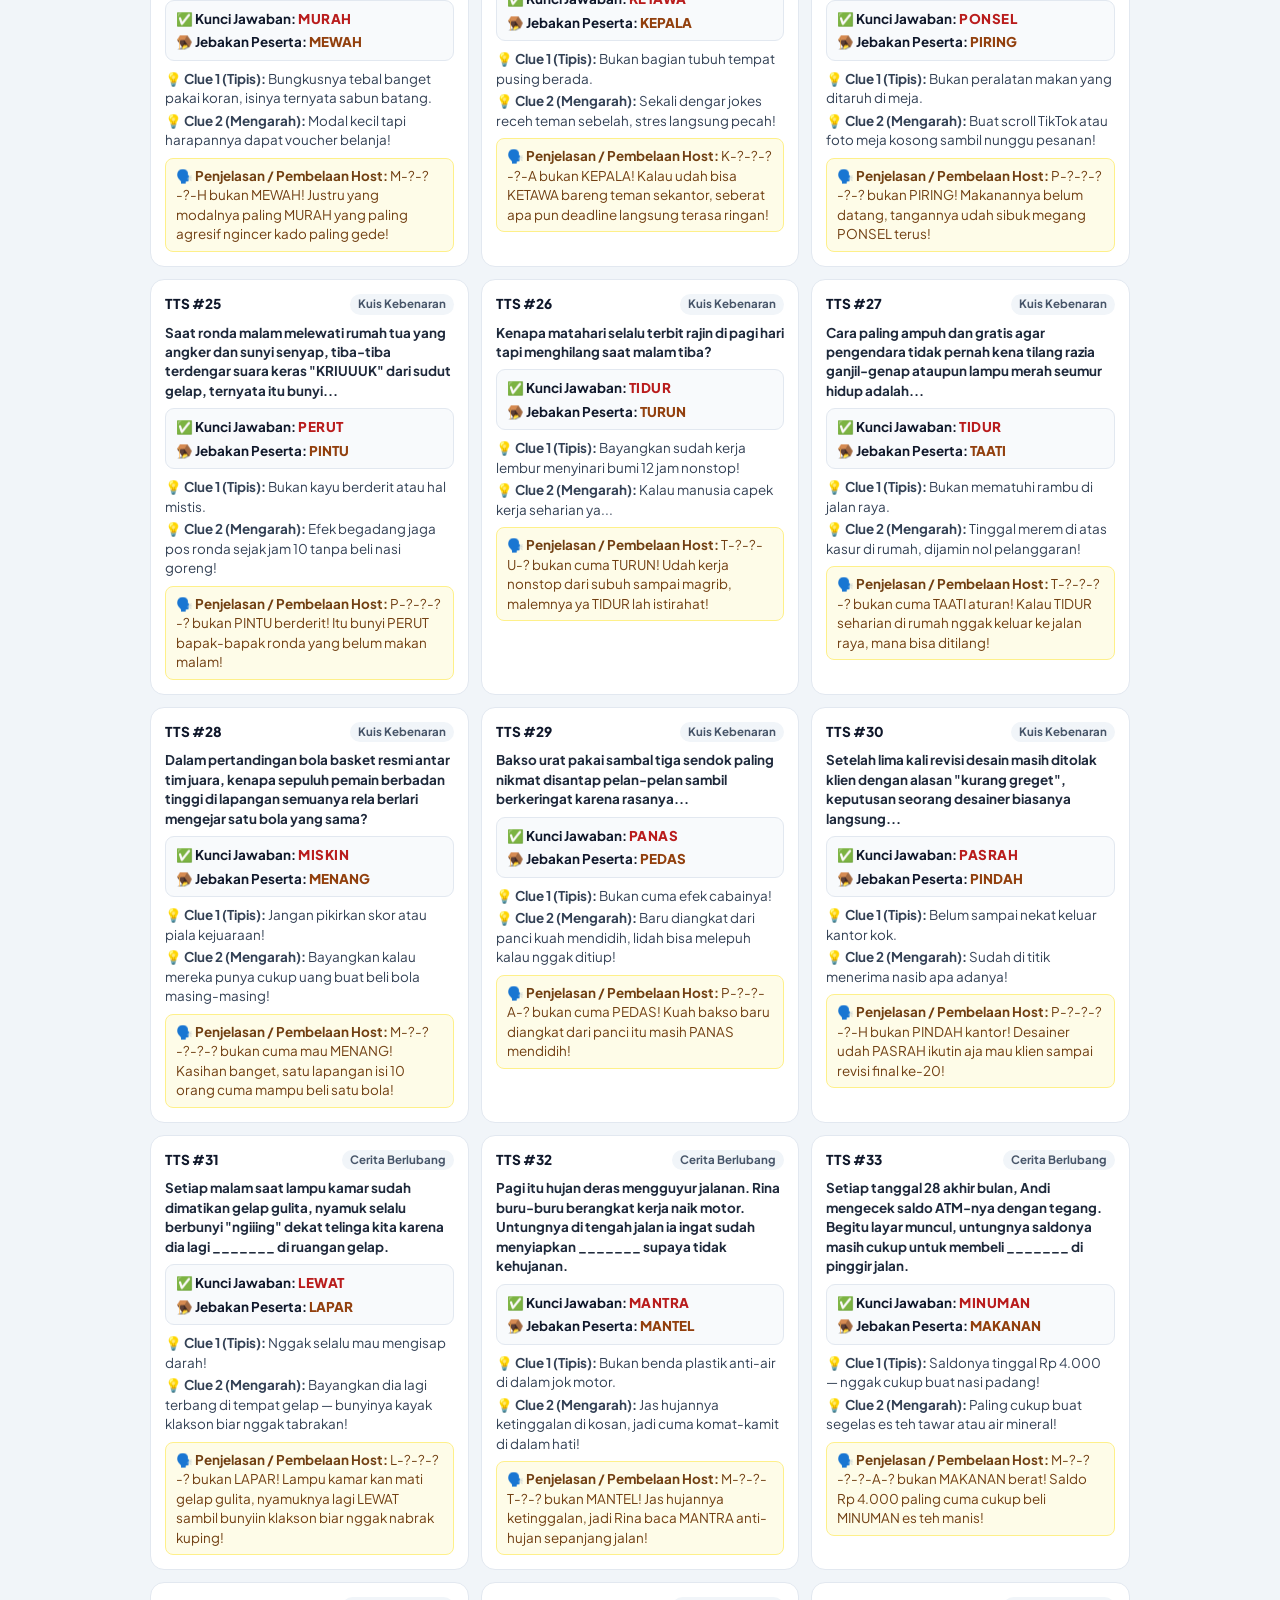
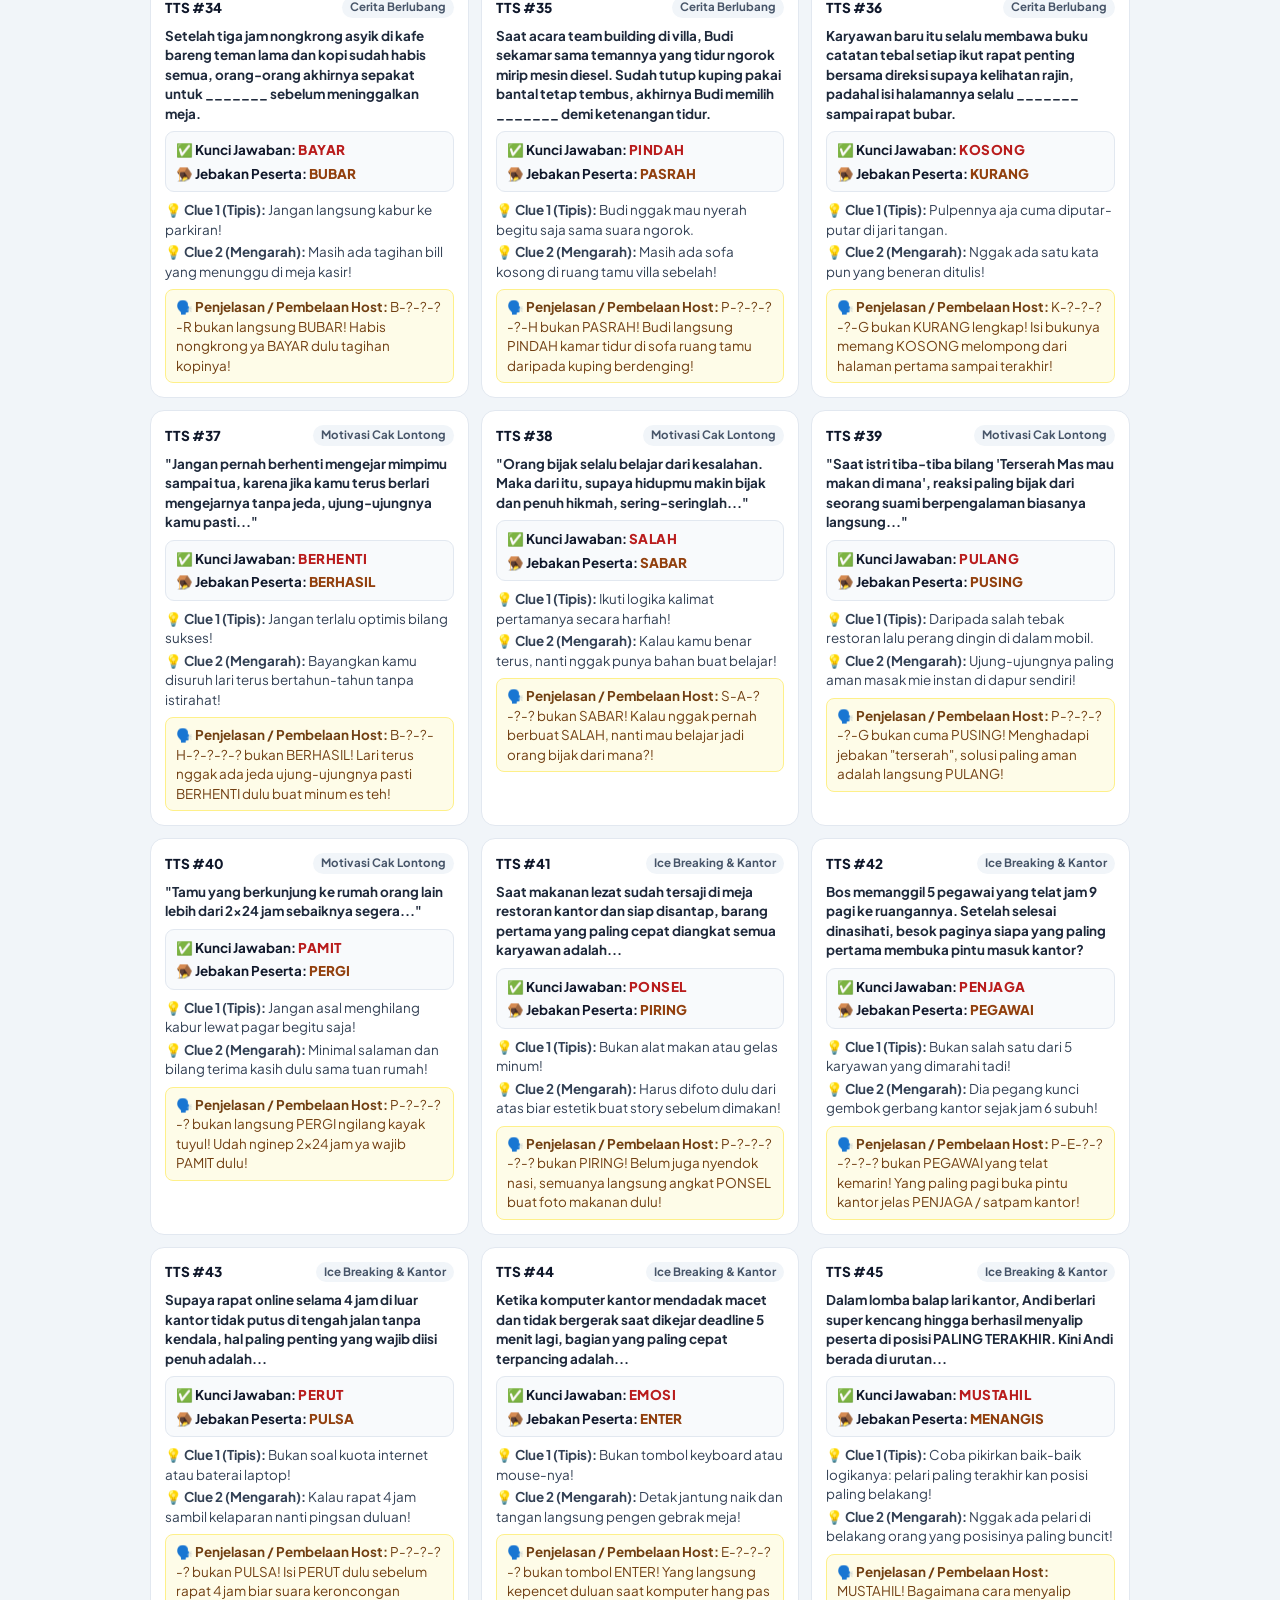
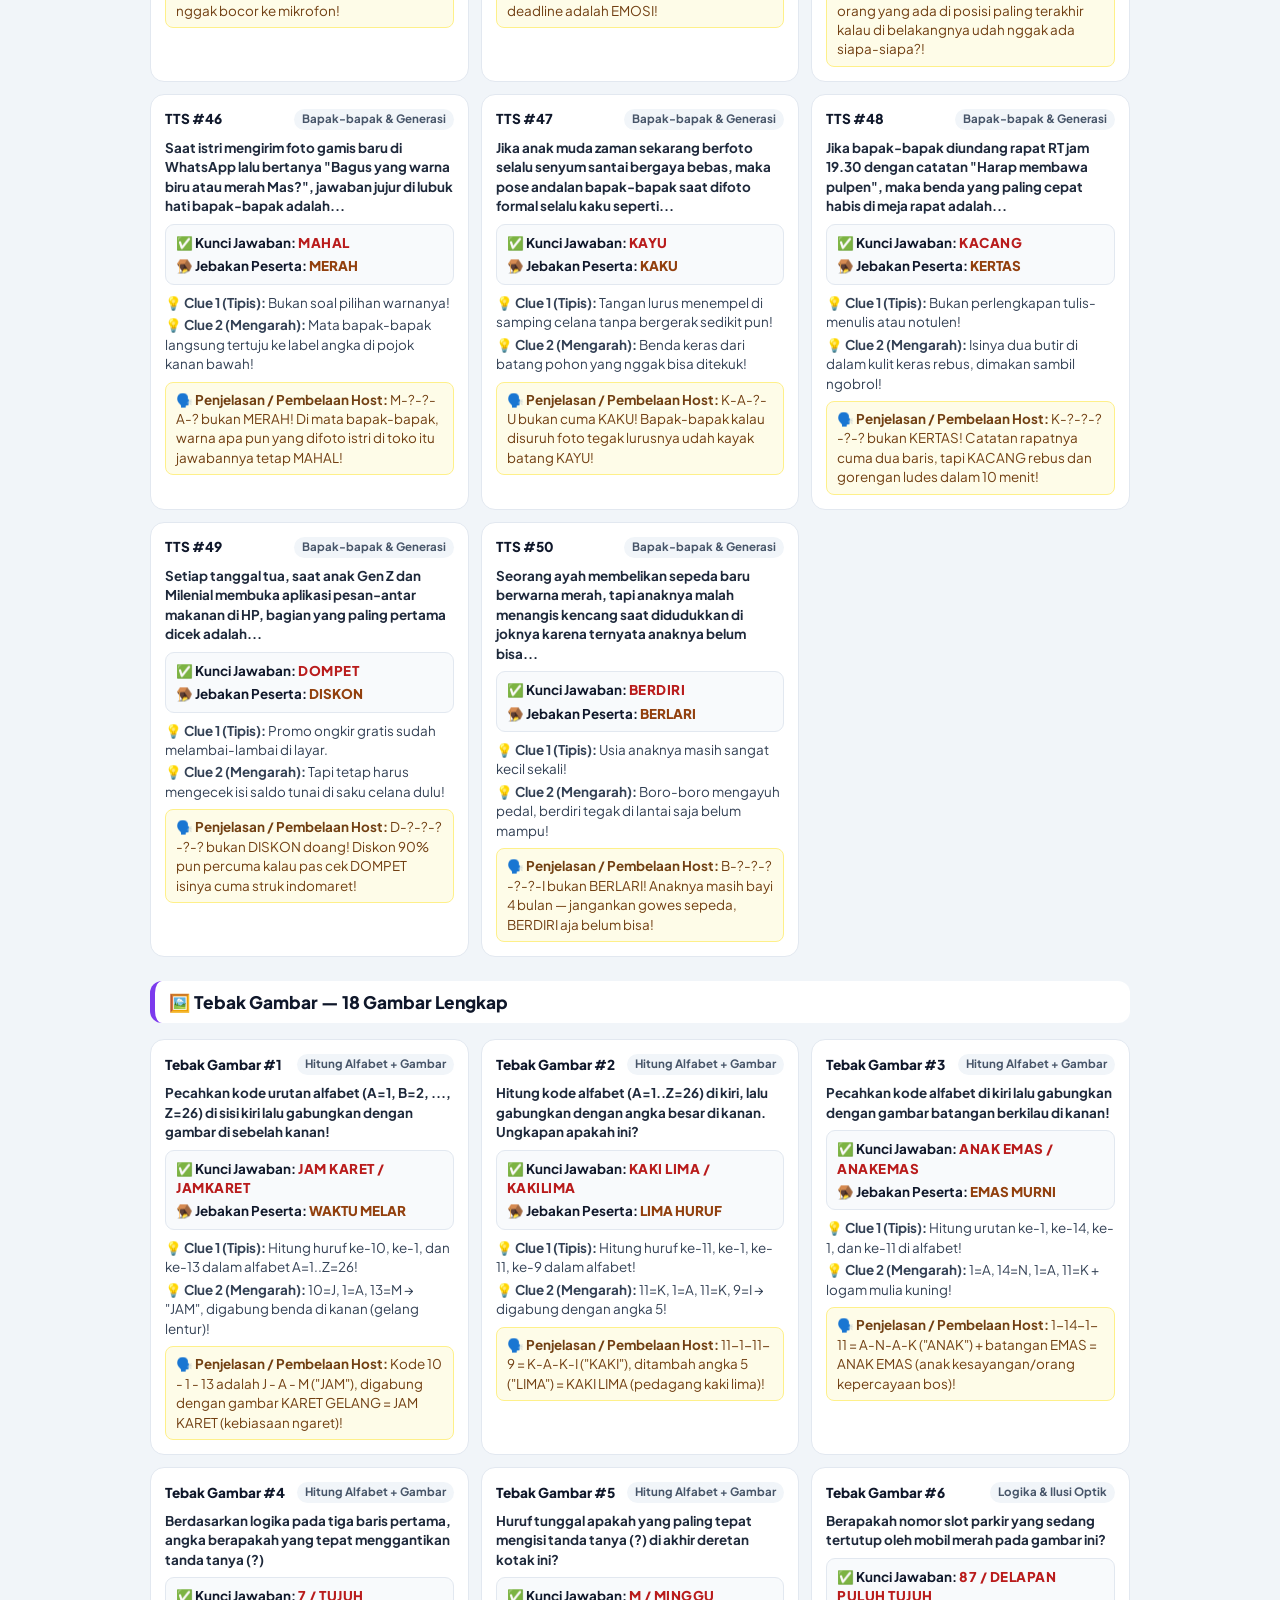
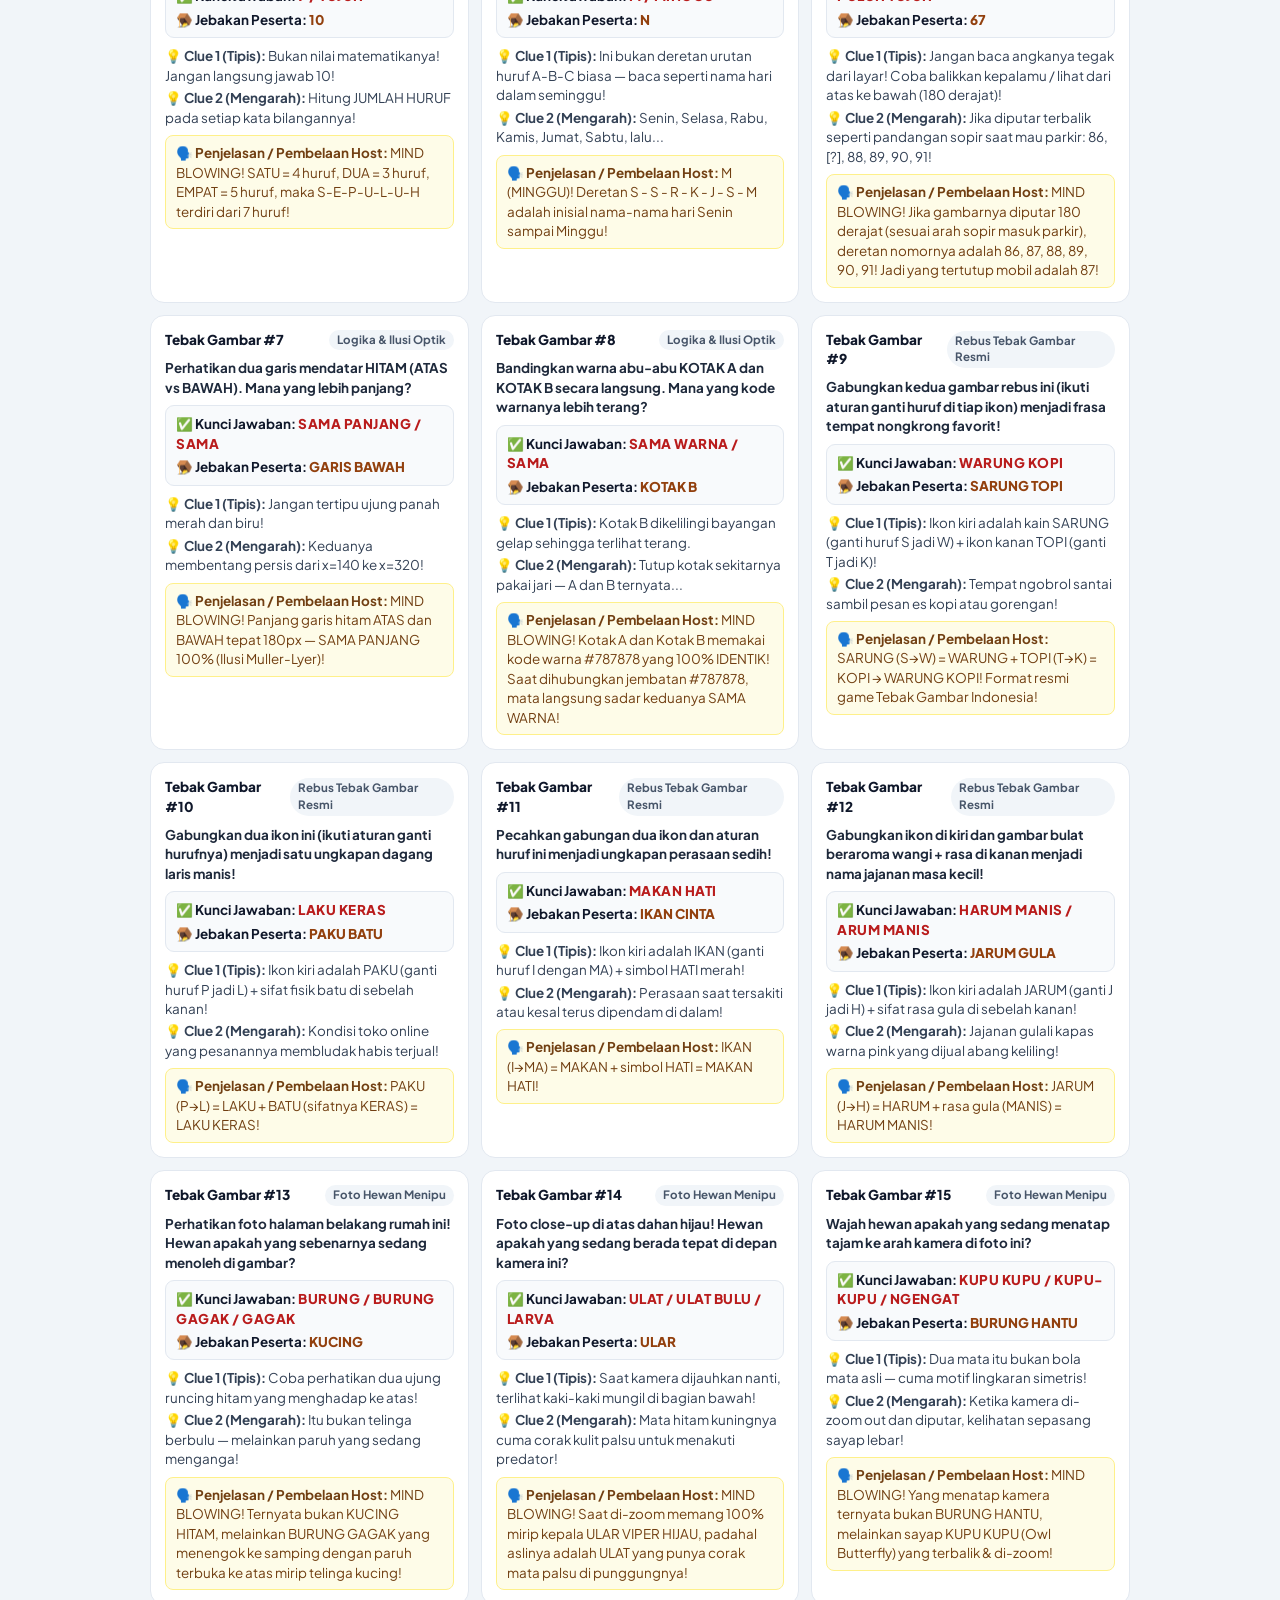
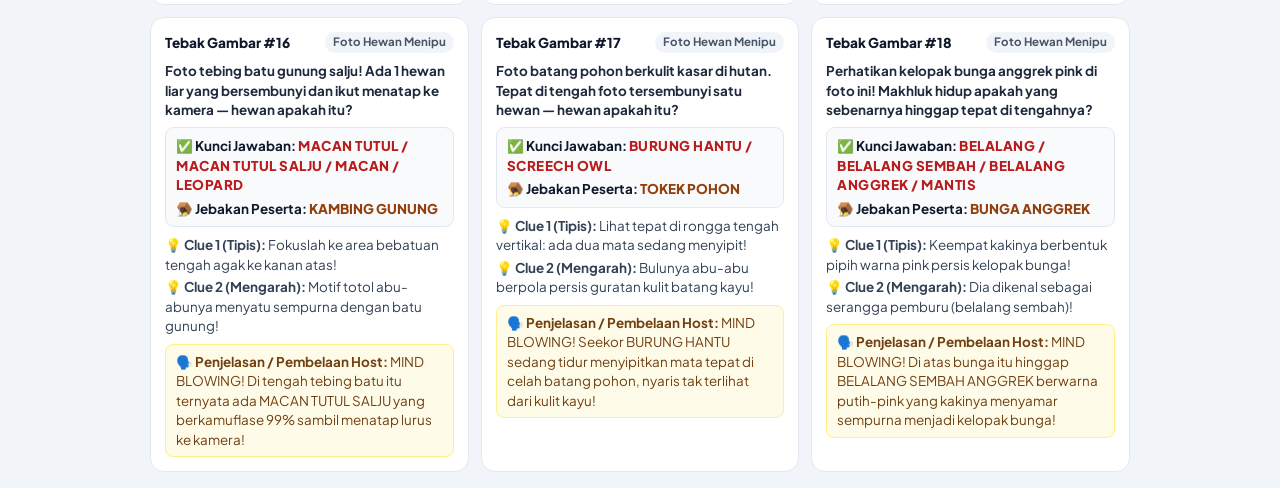
<file: kode_git/contekan.html>
<!DOCTYPE html>
<html lang="id">
<head>
    <meta charset="UTF-8">
    <meta name="viewport" content="width=device-width, initial-scale=1.0">
    <title>Contekan Rahasia Host — TTS &amp; Tebak Gambar</title>
    <link rel="icon" type="image/svg+xml" href="caklontong-logo.svg">
    <link rel="preconnect" href="https://fonts.googleapis.com">
    <link rel="preconnect" href="https://fonts.gstatic.com" crossorigin>
    <link href="https://fonts.googleapis.com/css2?family=Plus+Jakarta+Sans:wght@500;600;700;800&display=swap" rel="stylesheet">
    <style>
        * { box-sizing: border-box; }
        body {
            margin: 0;
            font-family: 'Plus Jakarta Sans', system-ui, sans-serif;
            background: #F1F5F9;
            color: #0F172A;
            padding: 16px;
        }
        .wrap { max-width: 980px; margin: 0 auto; display: flex; flex-direction: column; gap: 16px; }
        .top-card {
            background: #0F172A;
            color: #FFFFFF;
            padding: 18px 20px;
            border-radius: 16px;
            display: flex;
            flex-wrap: wrap;
            justify-content: space-between;
            align-items: center;
            gap: 12px;
        }
        .top-card h1 { margin: 0; font-size: 1.25rem; }
        .top-card p { margin: 4px 0 0; font-size: 0.84rem; color: #CBD5E1; }
        .actions { display: flex; gap: 8px; flex-wrap: wrap; }
        .btn-link {
            padding: 8px 14px;
            border-radius: 9px;
            background: #1E293B;
            color: #FFFFFF;
            text-decoration: none;
            font-size: 0.82rem;
            font-weight: 700;
            border: 1px solid #334155;
            cursor: pointer;
        }
        .btn-link.primary { background: #10B981; border-color: #10B981; color: #052E16; }
        .search-bar {
            width: 100%;
            padding: 12px 16px;
            border-radius: 12px;
            border: 1.5px solid #CBD5E1;
            font-family: inherit;
            font-size: 0.95rem;
            background: #FFFFFF;
        }
        .sec-title {
            margin: 8px 0 0;
            padding: 10px 14px;
            border-radius: 12px;
            background: #FFFFFF;
            border-left: 5px solid #F59E0B;
            font-size: 1.08rem;
            font-weight: 800;
        }
        .sec-title.tg { border-left-color: #7C3AED; }
        .cheat-list { display: grid; grid-template-columns: repeat(auto-fit, minmax(300px, 1fr)); gap: 12px; }
        .cheat-card {
            background: #FFFFFF;
            border: 1px solid #E2E8F0;
            border-radius: 14px;
            padding: 14px;
            display: flex;
            flex-direction: column;
            gap: 8px;
            font-size: 0.84rem;
            line-height: 1.45;
        }
        .cheat-card[hidden] { display: none; }
        .cheat-head { display: flex; justify-content: space-between; align-items: center; gap: 6px; }
        .cheat-num { font-weight: 800; color: #0F172A; font-size: 0.85rem; }
        .cheat-cat {
            font-size: 0.72rem;
            font-weight: 700;
            padding: 2px 8px;
            border-radius: 999px;
            background: #F1F5F9;
            color: #475569;
        }
        .cheat-q { margin: 0; font-weight: 700; color: #1E293B; }
        .cheat-grid {
            display: grid;
            grid-template-columns: 1fr;
            gap: 4px;
            padding: 8px 10px;
            border-radius: 9px;
            background: #F8FAFC;
            border: 1px solid #E2E8F0;
        }
        .cheat-ans span { font-weight: 900; color: #B91C1C; letter-spacing: 0.5px; }
        .cheat-trap span { font-weight: 800; color: #92400E; }
        .cheat-clues { color: #334155; display: flex; flex-direction: column; gap: 3px; }
        .cheat-reason {
            padding: 7px 10px;
            border-radius: 8px;
            background: #FEFCE8;
            border: 1px solid #FEF08A;
            color: #713F12;
        }
        @media print {
            body { background: #FFFFFF; padding: 0; }
            .actions, .search-bar { display: none; }
            .cheat-list { grid-template-columns: 1fr 1fr; }
            .cheat-card { break-inside: avoid; }
        }
    </style>
</head>
<body>
    <main class="wrap">
        <header class="top-card">
            <div>
                <h1>📱 Buku Contekan Rahasia Host</h1>
                <p>Berisi kunci jawaban, pancingan jebakan, clue bertahap, dan penjelasan anti-protes untuk semua soal.</p>
            </div>
            <div class="actions">
                <a href="pilih-game.html" class="btn-link">🏠 Pilih Game</a>
                <a href="caklontong.html?mode=host" class="btn-link">Mode HP TTS</a>
                <a href="tebakgambar.html?mode=host" class="btn-link">Mode HP Tebak Gambar</a>
                <button type="button" onclick="window.print()" class="btn-link primary">🖨️ Cetak / Simpan PDF</button>
            </div>
        </header>

        <input type="search" id="search-box" class="search-bar" placeholder="Cari soal, kata kunci jawaban, kategori, atau jebakan...">

        <h2 id="caklontong" class="sec-title">🧩 TTS — 50 Soal Lengkap</h2>
        <section class="cheat-list">
            
        <article class="cheat-card" data-search="tts (teka-teki sulit) air hujan yang mengguyur bumi biasanya turunnya... dari maghrib dari mendung dari maghrib! karena waktu ashar belum turun, masih mendung doang — pas maghrib baru mengguyur!">
            <div class="cheat-head">
                <span class="cheat-num">TTS #1</span>
                <span class="cheat-cat">TTS (Teka-Teki Sulit)</span>
            </div>
            <p class="cheat-q">Air hujan yang mengguyur bumi biasanya turunnya...</p>
            <div class="cheat-grid">
                <div class="cheat-ans"><strong>✅ Kunci Jawaban:</strong> <span>DARI MAGHRIB</span></div>
                <div class="cheat-trap"><strong>🪤 Jebakan Peserta:</strong> <span>DARI MENDUNG</span></div>
            </div>
            <div class="cheat-clues">
                <div><strong>💡 Clue 1 (Tipis):</strong> Bukan &quot;dari langit&quot; atau &quot;dari awan mendung&quot;!</div>
                <div><strong>💡 Clue 2 (Mengarah):</strong> Ini soal jam turunnya hujan di sore hari — kalau Ashar belum turun!</div>
            </div>
            <div class="cheat-reason"><strong>🗣️ Penjelasan / Pembelaan Host:</strong> DARI MAGHRIB! Karena waktu Ashar belum turun, masih mendung doang — pas Maghrib baru mengguyur!</div>
        </article>
        <article class="cheat-card" data-search="tts (teka-teki sulit) jika sedang sakit demam tinggi di puskesmas atau klinik, yang paling penting dan utama untuk cepat diperiksa adalah... daftar dokter d-?-?-?-?-r bukan dokter! mau ada sepuluh dokter di dalam, kalau nggak daftar dulu nggak bakal dipanggil!">
            <div class="cheat-head">
                <span class="cheat-num">TTS #2</span>
                <span class="cheat-cat">TTS (Teka-Teki Sulit)</span>
            </div>
            <p class="cheat-q">Jika sedang sakit demam tinggi di puskesmas atau klinik, yang paling penting dan utama untuk cepat diperiksa adalah...</p>
            <div class="cheat-grid">
                <div class="cheat-ans"><strong>✅ Kunci Jawaban:</strong> <span>DAFTAR</span></div>
                <div class="cheat-trap"><strong>🪤 Jebakan Peserta:</strong> <span>DOKTER</span></div>
            </div>
            <div class="cheat-clues">
                <div><strong>💡 Clue 1 (Tipis):</strong> Bukan orang yang pakai stetoskop.</div>
                <div><strong>💡 Clue 2 (Mengarah):</strong> Hal pertama yang wajib dilakukan di meja loket paling depan!</div>
            </div>
            <div class="cheat-reason"><strong>🗣️ Penjelasan / Pembelaan Host:</strong> D-?-?-?-?-R bukan DOKTER! Mau ada sepuluh dokter di dalam, kalau nggak DAFTAR dulu nggak bakal dipanggil!</div>
        </article>
        <article class="cheat-card" data-search="tts (teka-teki sulit) seorang tukang cukur memotong rambut pelanggannya dengan... gantian gunting g-?-?-t-?-?-? bukan gunting! kalau pelanggannya ramai ya dicukurnya gantian satu per satu!">
            <div class="cheat-head">
                <span class="cheat-num">TTS #3</span>
                <span class="cheat-cat">TTS (Teka-Teki Sulit)</span>
            </div>
            <p class="cheat-q">Seorang tukang cukur memotong rambut pelanggannya dengan...</p>
            <div class="cheat-grid">
                <div class="cheat-ans"><strong>✅ Kunci Jawaban:</strong> <span>GANTIAN</span></div>
                <div class="cheat-trap"><strong>🪤 Jebakan Peserta:</strong> <span>GUNTING</span></div>
            </div>
            <div class="cheat-clues">
                <div><strong>💡 Clue 1 (Tipis):</strong> Bukan alat tajam yang bunyinya krek-krek.</div>
                <div><strong>💡 Clue 2 (Mengarah):</strong> Kalau ada lima pelanggan datang bareng, masa dicukur sekaligus?!</div>
            </div>
            <div class="cheat-reason"><strong>🗣️ Penjelasan / Pembelaan Host:</strong> G-?-?-T-?-?-? bukan GUNTING! Kalau pelanggannya ramai ya dicukurnya GANTIAN satu per satu!</div>
        </article>
        <article class="cheat-card" data-search="tts (teka-teki sulit) di rumah makan padang, selain pakai sendok, biasanya orang makan pakai... tenaga tangan t-?-n-?-?-? bukan tangan! pakai sendok atau nggak, makannya tetap butuh tenaga!">
            <div class="cheat-head">
                <span class="cheat-num">TTS #4</span>
                <span class="cheat-cat">TTS (Teka-Teki Sulit)</span>
            </div>
            <p class="cheat-q">Di rumah makan Padang, selain pakai sendok, biasanya orang makan pakai...</p>
            <div class="cheat-grid">
                <div class="cheat-ans"><strong>✅ Kunci Jawaban:</strong> <span>TENAGA</span></div>
                <div class="cheat-trap"><strong>🪤 Jebakan Peserta:</strong> <span>TANGAN</span></div>
            </div>
            <div class="cheat-clues">
                <div><strong>💡 Clue 1 (Tipis):</strong> Bukan anggota tubuh di ujung lengan.</div>
                <div><strong>💡 Clue 2 (Mengarah):</strong> Kalau lagi lemas nggak punya ini, nyuap nasi pun nggak kuat!</div>
            </div>
            <div class="cheat-reason"><strong>🗣️ Penjelasan / Pembelaan Host:</strong> T-?-N-?-?-? bukan TANGAN! Pakai sendok atau nggak, makannya tetap butuh TENAGA!</div>
        </article>
        <article class="cheat-card" data-search="tts (teka-teki sulit) pedagang kaki lima di pinggir jalan langsung bubar berhamburan karena ada... ramai razia r-a-?-?-? bukan razia! karena pembelinya ramai banget, dagangannya langsung ludes habis terus bubar pulang!">
            <div class="cheat-head">
                <span class="cheat-num">TTS #5</span>
                <span class="cheat-cat">TTS (Teka-Teki Sulit)</span>
            </div>
            <p class="cheat-q">Pedagang kaki lima di pinggir jalan langsung bubar berhamburan karena ada...</p>
            <div class="cheat-grid">
                <div class="cheat-ans"><strong>✅ Kunci Jawaban:</strong> <span>RAMAI</span></div>
                <div class="cheat-trap"><strong>🪤 Jebakan Peserta:</strong> <span>RAZIA</span></div>
            </div>
            <div class="cheat-clues">
                <div><strong>💡 Clue 1 (Tipis):</strong> Bukan Satpol PP atau hujan badai!</div>
                <div><strong>💡 Clue 2 (Mengarah):</strong> Justru kondisi yang paling didoakan semua pedagang!</div>
            </div>
            <div class="cheat-reason"><strong>🗣️ Penjelasan / Pembelaan Host:</strong> R-A-?-?-? bukan RAZIA! Karena pembelinya RAMAI banget, dagangannya langsung ludes habis terus bubar pulang!</div>
        </article>
        <article class="cheat-card" data-search="tts (teka-teki sulit) saat lampu merah menyala di perempatan jalan, pengendara harus... lihat lewat l-?-?-?-t bukan lewat! lampu merah itu di-lihat dulu, jangan main terobos!">
            <div class="cheat-head">
                <span class="cheat-num">TTS #6</span>
                <span class="cheat-cat">TTS (Teka-Teki Sulit)</span>
            </div>
            <p class="cheat-q">Saat lampu merah menyala di perempatan jalan, pengendara harus...</p>
            <div class="cheat-grid">
                <div class="cheat-ans"><strong>✅ Kunci Jawaban:</strong> <span>LIHAT</span></div>
                <div class="cheat-trap"><strong>🪤 Jebakan Peserta:</strong> <span>LEWAT</span></div>
            </div>
            <div class="cheat-clues">
                <div><strong>💡 Clue 1 (Tipis):</strong> Pakai mata dulu biar nggak salah sangka.</div>
                <div><strong>💡 Clue 2 (Mengarah):</strong> Kalau langsung jalan pas lampu merah ya kena tilang!</div>
            </div>
            <div class="cheat-reason"><strong>🗣️ Penjelasan / Pembelaan Host:</strong> L-?-?-?-T bukan LEWAT! Lampu merah itu di-LIHAT dulu, jangan main terobos!</div>
        </article>
        <article class="cheat-card" data-search="tts (teka-teki sulit) orang yang mengendarai bus antar kota saat jalan tol macet total harus... sabar sopir s-?-?-?-r bukan sopir! sopirnya kalau nggak sabar malah turun dorong bus!">
            <div class="cheat-head">
                <span class="cheat-num">TTS #7</span>
                <span class="cheat-cat">TTS (Teka-Teki Sulit)</span>
            </div>
            <p class="cheat-q">Orang yang mengendarai bus antar kota saat jalan tol macet total harus...</p>
            <div class="cheat-grid">
                <div class="cheat-ans"><strong>✅ Kunci Jawaban:</strong> <span>SABAR</span></div>
                <div class="cheat-trap"><strong>🪤 Jebakan Peserta:</strong> <span>SOPIR</span></div>
            </div>
            <div class="cheat-clues">
                <div><strong>💡 Clue 1 (Tipis):</strong> Bukan profesinya, tapi kondisi mental menghadapi kemacetan.</div>
                <div><strong>💡 Clue 2 (Mengarah):</strong> Kalau emosian di tol, bisa-bisa klakson terus nggak ada gunanya!</div>
            </div>
            <div class="cheat-reason"><strong>🗣️ Penjelasan / Pembelaan Host:</strong> S-?-?-?-R bukan SOPIR! Sopirnya kalau nggak SABAR malah turun dorong bus!</div>
        </article>
        <article class="cheat-card" data-search="tts (teka-teki sulit) kalau lagi sakit gigi malam-malam dan tidak tahan lagi, orang langsung lari ke... kasur kamar k-?-?-?-r bukan cuma kamar! malam-malam klinik tutup, ya langsung guling-guling di kasur!">
            <div class="cheat-head">
                <span class="cheat-num">TTS #8</span>
                <span class="cheat-cat">TTS (Teka-Teki Sulit)</span>
            </div>
            <p class="cheat-q">Kalau lagi sakit gigi malam-malam dan tidak tahan lagi, orang langsung lari ke...</p>
            <div class="cheat-grid">
                <div class="cheat-ans"><strong>✅ Kunci Jawaban:</strong> <span>KASUR</span></div>
                <div class="cheat-trap"><strong>🪤 Jebakan Peserta:</strong> <span>KAMAR</span></div>
            </div>
            <div class="cheat-clues">
                <div><strong>💡 Clue 1 (Tipis):</strong> Lebih spesifik dari nama ruangannya.</div>
                <div><strong>💡 Clue 2 (Mengarah):</strong> Tempat paling empuk buat meringkuk sambil megangin pipi!</div>
            </div>
            <div class="cheat-reason"><strong>🗣️ Penjelasan / Pembelaan Host:</strong> K-?-?-?-R bukan cuma KAMAR! Malam-malam klinik tutup, ya langsung guling-guling di KASUR!</div>
        </article>
        <article class="cheat-card" data-search="tts (teka-teki sulit) hal pertama yang dilakukan anak gen z begitu bangun tidur di pagi hari adalah... merem minum m-?-?-?-m bukan minum! pasti merem lagi lima menit sambil bilang &quot;bentar lagi deh&quot;!">
            <div class="cheat-head">
                <span class="cheat-num">TTS #9</span>
                <span class="cheat-cat">TTS (Teka-Teki Sulit)</span>
            </div>
            <p class="cheat-q">Hal pertama yang dilakukan anak Gen Z begitu bangun tidur di pagi hari adalah...</p>
            <div class="cheat-grid">
                <div class="cheat-ans"><strong>✅ Kunci Jawaban:</strong> <span>MEREM</span></div>
                <div class="cheat-trap"><strong>🪤 Jebakan Peserta:</strong> <span>MINUM</span></div>
            </div>
            <div class="cheat-clues">
                <div><strong>💡 Clue 1 (Tipis):</strong> Bukan langsung minum air putih atau buka TikTok.</div>
                <div><strong>💡 Clue 2 (Mengarah):</strong> Dilakukan selama 5 menit lagi buat ngumpulin nyawa!</div>
            </div>
            <div class="cheat-reason"><strong>🗣️ Penjelasan / Pembelaan Host:</strong> M-?-?-?-M bukan MINUM! Pasti MEREM lagi lima menit sambil bilang &quot;bentar lagi deh&quot;!</div>
        </article>
        <article class="cheat-card" data-search="tts (teka-teki sulit) saat meeting zoom berlangsung, bagian tubuh yang paling sering menatap kamera penuh kepalsuan adalah... mata muka m-?-?-a bukan cuma muka, tapi mata yang menatap kamera seolah fokus padahal baca chat gosip!">
            <div class="cheat-head">
                <span class="cheat-num">TTS #10</span>
                <span class="cheat-cat">TTS (Teka-Teki Sulit)</span>
            </div>
            <p class="cheat-q">Saat meeting Zoom berlangsung, bagian tubuh yang paling sering menatap kamera penuh kepalsuan adalah...</p>
            <div class="cheat-grid">
                <div class="cheat-ans"><strong>✅ Kunci Jawaban:</strong> <span>MATA</span></div>
                <div class="cheat-trap"><strong>🪤 Jebakan Peserta:</strong> <span>MUKA</span></div>
            </div>
            <div class="cheat-clues">
                <div><strong>💡 Clue 1 (Tipis):</strong> Keliatannya fokus ke layar, padahal lagi lirik tab belanja online.</div>
                <div><strong>💡 Clue 2 (Mengarah):</strong> Ada sepasang di wajah dan sering pura-pura menyimak bos!</div>
            </div>
            <div class="cheat-reason"><strong>🗣️ Penjelasan / Pembelaan Host:</strong> M-?-?-A bukan cuma MUKA, tapi MATA yang menatap kamera seolah fokus padahal baca chat gosip!</div>
        </article>
        <article class="cheat-card" data-search="kata misteri ibu ani punya 4 anak: mei, juni, juli, dan anak bungsunya laki-laki lahir tepat di bulan delapan. di rumah, anak keempat itu biasa dipanggil... adik agus a-?-?-? bukan agus! karena dia anak bungsu, kakak-kakaknya manggil dia adik!">
            <div class="cheat-head">
                <span class="cheat-num">TTS #11</span>
                <span class="cheat-cat">Kata Misteri</span>
            </div>
            <p class="cheat-q">Ibu Ani punya 4 anak: Mei, Juni, Juli, dan anak bungsunya laki-laki lahir tepat di bulan delapan. Di rumah, anak keempat itu biasa dipanggil...</p>
            <div class="cheat-grid">
                <div class="cheat-ans"><strong>✅ Kunci Jawaban:</strong> <span>ADIK</span></div>
                <div class="cheat-trap"><strong>🪤 Jebakan Peserta:</strong> <span>AGUS</span></div>
            </div>
            <div class="cheat-clues">
                <div><strong>💡 Clue 1 (Tipis):</strong> Siapa bilang namanya Agus?!</div>
                <div><strong>💡 Clue 2 (Mengarah):</strong> Panggilan akrab di keluarga karena dia anak paling bungsu!</div>
            </div>
            <div class="cheat-reason"><strong>🗣️ Penjelasan / Pembelaan Host:</strong> A-?-?-? bukan AGUS! Karena dia anak bungsu, kakak-kakaknya manggil dia ADIK!</div>
        </article>
        <article class="cheat-card" data-search="kata misteri seekor sapi berdiri menghadap lurus ke timur, lalu memutar badan 90 derajat ke kanan. kini ujung ekor sapi itu mengarah ke... bawah barat b-?-?-a-? bukan barat! mau sapinya menghadap ke mana aja, ujung ekor sapi tetap menjuntai ke bawah!">
            <div class="cheat-head">
                <span class="cheat-num">TTS #12</span>
                <span class="cheat-cat">Kata Misteri</span>
            </div>
            <p class="cheat-q">Seekor sapi berdiri menghadap lurus ke timur, lalu memutar badan 90 derajat ke kanan. Kini ujung ekor sapi itu mengarah ke...</p>
            <div class="cheat-grid">
                <div class="cheat-ans"><strong>✅ Kunci Jawaban:</strong> <span>BAWAH</span></div>
                <div class="cheat-trap"><strong>🪤 Jebakan Peserta:</strong> <span>BARAT</span></div>
            </div>
            <div class="cheat-clues">
                <div><strong>💡 Clue 1 (Tipis):</strong> Jangan pakai kompas atau hitung arah mata angin!</div>
                <div><strong>💡 Clue 2 (Mengarah):</strong> Bayangkan arah alami jatuhnya ekor sapi karena gravitasi!</div>
            </div>
            <div class="cheat-reason"><strong>🗣️ Penjelasan / Pembelaan Host:</strong> B-?-?-A-? bukan BARAT! Mau sapinya menghadap ke mana aja, ujung ekor sapi tetap menjuntai ke BAWAH!</div>
        </article>
        <article class="cheat-card" data-search="kata misteri supaya tidak kalah cepat saat lomba balap karung 17-an dimulai, semua peserta di garis start wajib... berdiri berlari b-?-?-?-?-?-i bukan berlari! mana bisa lari di dalam karung kalau belum berdiri dulu?!">
            <div class="cheat-head">
                <span class="cheat-num">TTS #13</span>
                <span class="cheat-cat">Kata Misteri</span>
            </div>
            <p class="cheat-q">Supaya tidak kalah cepat saat lomba balap karung 17-an dimulai, semua peserta di garis start wajib...</p>
            <div class="cheat-grid">
                <div class="cheat-ans"><strong>✅ Kunci Jawaban:</strong> <span>BERDIRI</span></div>
                <div class="cheat-trap"><strong>🪤 Jebakan Peserta:</strong> <span>BERLARI</span></div>
            </div>
            <div class="cheat-clues">
                <div><strong>💡 Clue 1 (Tipis):</strong> Belum boleh lari sebelum peluit ditiup.</div>
                <div><strong>💡 Clue 2 (Mengarah):</strong> Kalau masih duduk lesehan di dalam karung gimana mau lompat?!</div>
            </div>
            <div class="cheat-reason"><strong>🗣️ Penjelasan / Pembelaan Host:</strong> B-?-?-?-?-?-I bukan BERLARI! Mana bisa lari di dalam karung kalau belum BERDIRI dulu?!</div>
        </article>
        <article class="cheat-card" data-search="kata misteri saat listrik padam total di kosan tengah malam, benda yang paling sering dicari dan langsung dinyalakan pertama kali oleh penghuni kos adalah... layar lilin l-?-?-?-? bukan lilin! anak zaman sekarang langsung nyalain layar hp dulu buat ngecek status wifi!">
            <div class="cheat-head">
                <span class="cheat-num">TTS #14</span>
                <span class="cheat-cat">Kata Misteri</span>
            </div>
            <p class="cheat-q">Saat listrik padam total di kosan tengah malam, benda yang paling sering dicari dan langsung dinyalakan pertama kali oleh penghuni kos adalah...</p>
            <div class="cheat-grid">
                <div class="cheat-ans"><strong>✅ Kunci Jawaban:</strong> <span>LAYAR</span></div>
                <div class="cheat-trap"><strong>🪤 Jebakan Peserta:</strong> <span>LILIN</span></div>
            </div>
            <div class="cheat-clues">
                <div><strong>💡 Clue 1 (Tipis):</strong> Bukan benda yang pakai korek api atau sumbu.</div>
                <div><strong>💡 Clue 2 (Mengarah):</strong> Langsung ditekan tombol samping HP buat tanya grup kos &quot;mati lampu ya guys?&quot;</div>
            </div>
            <div class="cheat-reason"><strong>🗣️ Penjelasan / Pembelaan Host:</strong> L-?-?-?-? bukan LILIN! Anak zaman sekarang langsung nyalain LAYAR HP dulu buat ngecek status WiFi!</div>
        </article>
        <article class="cheat-card" data-search="kata misteri jika sebuah sepeda motor tiba-tiba mogok di tengah jalan tol bebas hambatan, maka motor tersebut pasti langsung... ditilang didorong d-i-?-?-?-?-?-? bukan cuma didorong! motor kan dilarang masuk jalan tol — baru masuk aja udah pasti ditilang!">
            <div class="cheat-head">
                <span class="cheat-num">TTS #15</span>
                <span class="cheat-cat">Kata Misteri</span>
            </div>
            <p class="cheat-q">Jika sebuah sepeda motor tiba-tiba mogok di tengah jalan tol bebas hambatan, maka motor tersebut pasti langsung...</p>
            <div class="cheat-grid">
                <div class="cheat-ans"><strong>✅ Kunci Jawaban:</strong> <span>DITILANG</span></div>
                <div class="cheat-trap"><strong>🪤 Jebakan Peserta:</strong> <span>DIDORONG</span></div>
            </div>
            <div class="cheat-clues">
                <div><strong>💡 Clue 1 (Tipis):</strong> Jangan cuma bayangkan mesinnya yang rusak!</div>
                <div><strong>💡 Clue 2 (Mengarah):</strong> Ingat aturan lalu lintas tentang kendaraan roda dua di jalan tol!</div>
            </div>
            <div class="cheat-reason"><strong>🗣️ Penjelasan / Pembelaan Host:</strong> D-I-?-?-?-?-?-? bukan cuma DIDORONG! Motor kan dilarang masuk jalan tol — baru masuk aja udah pasti DITILANG!</div>
        </article>
        <article class="cheat-card" data-search="kata misteri sehebat apa pun dokter bedah terbaik di dunia, ada satu kondisi orang yang mustahil bisa dioperasi olehnya, yaitu orang yang... sehat sakit s-?-?-?-t bukan sakit! orang lagi sehat walafiat ngapain naik ke meja operasi?!">
            <div class="cheat-head">
                <span class="cheat-num">TTS #16</span>
                <span class="cheat-cat">Kata Misteri</span>
            </div>
            <p class="cheat-q">Sehebat apa pun dokter bedah terbaik di dunia, ada satu kondisi orang yang mustahil bisa dioperasi olehnya, yaitu orang yang...</p>
            <div class="cheat-grid">
                <div class="cheat-ans"><strong>✅ Kunci Jawaban:</strong> <span>SEHAT</span></div>
                <div class="cheat-trap"><strong>🪤 Jebakan Peserta:</strong> <span>SAKIT</span></div>
            </div>
            <div class="cheat-clues">
                <div><strong>💡 Clue 1 (Tipis):</strong> Nggak ada dokter yang mau membedah kalau nggak ada penyakitnya.</div>
                <div><strong>💡 Clue 2 (Mengarah):</strong> Kondisi tubuhnya justru sedang baik-baik saja!</div>
            </div>
            <div class="cheat-reason"><strong>🗣️ Penjelasan / Pembelaan Host:</strong> S-?-?-?-T bukan SAKIT! Orang lagi SEHAT walafiat ngapain naik ke meja operasi?!</div>
        </article>
        <article class="cheat-card" data-search="kata misteri benda kecil di rumah seperti gunting kuku atau charger hp selalu tidak ketemu saat dicari mati-matian, tapi langsung muncul di atas meja tepat setelah kita... berhenti berganti b-?-?-?-?-?-?-i bukan berganti! barang hilang baru muncul sendiri tepat setelah kita berhenti nyari!">
            <div class="cheat-head">
                <span class="cheat-num">TTS #17</span>
                <span class="cheat-cat">Kata Misteri</span>
            </div>
            <p class="cheat-q">Benda kecil di rumah seperti gunting kuku atau charger HP selalu tidak ketemu saat dicari mati-matian, tapi langsung muncul di atas meja tepat setelah kita...</p>
            <div class="cheat-grid">
                <div class="cheat-ans"><strong>✅ Kunci Jawaban:</strong> <span>BERHENTI</span></div>
                <div class="cheat-trap"><strong>🪤 Jebakan Peserta:</strong> <span>BERGANTI</span></div>
            </div>
            <div class="cheat-clues">
                <div><strong>💡 Clue 1 (Tipis):</strong> Hukum alam paling ngeselin soal barang hilang.</div>
                <div><strong>💡 Clue 2 (Mengarah):</strong> Munculnya pas kita sudah pasrah nggak nyari lagi!</div>
            </div>
            <div class="cheat-reason"><strong>🗣️ Penjelasan / Pembelaan Host:</strong> B-?-?-?-?-?-?-I bukan BERGANTI! Barang hilang baru muncul sendiri tepat setelah kita BERHENTI nyari!</div>
        </article>
        <article class="cheat-card" data-search="kata misteri kakek berusia 90 tahun ini seumur-umur tidak pernah merasakan sakit gigi berlubang sama sekali karena mulutnya sudah... ompong kosong ?-?-?-o-?-g bukan kosong! giginya udah ompong semua, jadi mana ada gigi yang bisa sakit!">
            <div class="cheat-head">
                <span class="cheat-num">TTS #18</span>
                <span class="cheat-cat">Kata Misteri</span>
            </div>
            <p class="cheat-q">Kakek berusia 90 tahun ini seumur-umur tidak pernah merasakan sakit gigi berlubang sama sekali karena mulutnya sudah...</p>
            <div class="cheat-grid">
                <div class="cheat-ans"><strong>✅ Kunci Jawaban:</strong> <span>OMPONG</span></div>
                <div class="cheat-trap"><strong>🪤 Jebakan Peserta:</strong> <span>KOSONG</span></div>
            </div>
            <div class="cheat-clues">
                <div><strong>💡 Clue 1 (Tipis):</strong> Bukan karena rajin gosok gigi tiga kali sehari.</div>
                <div><strong>💡 Clue 2 (Mengarah):</strong> Istilah khusus untuk orang yang nggak punya gigi lagi!</div>
            </div>
            <div class="cheat-reason"><strong>🗣️ Penjelasan / Pembelaan Host:</strong> ?-?-?-O-?-G bukan KOSONG! Giginya udah OMPONG semua, jadi mana ada gigi yang bisa sakit!</div>
        </article>
        <article class="cheat-card" data-search="kuis psikologi saat masuk lift sempit sendirian lalu ada orang asing ikut masuk, tiba-tiba kita menatap layar hp padahal nggak ada chat masuk supaya nggak kelihatan... canggung chatting c-?-?-?-?-?-?-g bukan beneran chatting! cuma biar nggak kelihatan canggung aja satu lift sempit!">
            <div class="cheat-head">
                <span class="cheat-num">TTS #19</span>
                <span class="cheat-cat">Kuis Psikologi</span>
            </div>
            <p class="cheat-q">Saat masuk lift sempit sendirian lalu ada orang asing ikut masuk, tiba-tiba kita menatap layar HP padahal nggak ada chat masuk supaya nggak kelihatan...</p>
            <div class="cheat-grid">
                <div class="cheat-ans"><strong>✅ Kunci Jawaban:</strong> <span>CANGGUNG</span></div>
                <div class="cheat-trap"><strong>🪤 Jebakan Peserta:</strong> <span>CHATTING</span></div>
            </div>
            <div class="cheat-clues">
                <div><strong>💡 Clue 1 (Tipis):</strong> Cuma buka-tutup menu utama HP biar tangan ada kerjaan.</div>
                <div><strong>💡 Clue 2 (Mengarah):</strong> Biar nggak tatap-tatapan diam aja di dalam lift!</div>
            </div>
            <div class="cheat-reason"><strong>🗣️ Penjelasan / Pembelaan Host:</strong> C-?-?-?-?-?-?-G bukan beneran CHATTING! Cuma biar nggak kelihatan CANGGUNG aja satu lift sempit!</div>
        </article>
        <article class="cheat-card" data-search="kuis psikologi jika diminta memilih uang rp 100 juta tunai atau sahabat sejati seumur hidup, orang yang langsung memilih sahabat sejati tanpa mikir biasanya memang... orang kaya orang baik o-?-?-?-? ?-a-?-? bukan cuma orang baik! yang langsung tolak rp 100 juta biasanya memang sudah orang kaya!">
            <div class="cheat-head">
                <span class="cheat-num">TTS #20</span>
                <span class="cheat-cat">Kuis Psikologi</span>
            </div>
            <p class="cheat-q">Jika diminta memilih uang Rp 100 juta tunai atau sahabat sejati seumur hidup, orang yang langsung memilih sahabat sejati tanpa mikir biasanya memang...</p>
            <div class="cheat-grid">
                <div class="cheat-ans"><strong>✅ Kunci Jawaban:</strong> <span>ORANG KAYA</span></div>
                <div class="cheat-trap"><strong>🪤 Jebakan Peserta:</strong> <span>ORANG BAIK</span></div>
            </div>
            <div class="cheat-clues">
                <div><strong>💡 Clue 1 (Tipis):</strong> Lihat dulu isi saldo rekeningnya sebelum terharu!</div>
                <div><strong>💡 Clue 2 (Mengarah):</strong> Yang masih banyak cicilan pasti ambil 100 juta dulu!</div>
            </div>
            <div class="cheat-reason"><strong>🗣️ Penjelasan / Pembelaan Host:</strong> O-?-?-?-? ?-A-?-? bukan cuma ORANG BAIK! Yang langsung tolak Rp 100 juta biasanya memang sudah ORANG KAYA!</div>
        </article>
        <article class="cheat-card" data-search="kuis psikologi saat instal aplikasi baru, hampir semua orang langsung mencentang kotak &quot;saya sudah membaca syarat dan ketentuan&quot;. padahal pengakuan itu sebenarnya... palsu paham p-a-?-?-? bukan paham! pengakuan sudah baca itu palsu — hampir semua orang langsung asal klik setuju!">
            <div class="cheat-head">
                <span class="cheat-num">TTS #21</span>
                <span class="cheat-cat">Kuis Psikologi</span>
            </div>
            <p class="cheat-q">Saat instal aplikasi baru, hampir semua orang langsung mencentang kotak &quot;Saya sudah membaca syarat dan ketentuan&quot;. Padahal pengakuan itu sebenarnya...</p>
            <div class="cheat-grid">
                <div class="cheat-ans"><strong>✅ Kunci Jawaban:</strong> <span>PALSU</span></div>
                <div class="cheat-trap"><strong>🪤 Jebakan Peserta:</strong> <span>PAHAM</span></div>
            </div>
            <div class="cheat-clues">
                <div><strong>💡 Clue 1 (Tipis):</strong> Tulisannya 40 halaman huruf kecil-kecil.</div>
                <div><strong>💡 Clue 2 (Mengarah):</strong> Jujur aja, nggak ada yang beneran baca dari atas sampai bawah!</div>
            </div>
            <div class="cheat-reason"><strong>🗣️ Penjelasan / Pembelaan Host:</strong> P-A-?-?-? bukan PAHAM! Pengakuan sudah baca itu PALSU — hampir semua orang langsung asal klik setuju!</div>
        </article>
        <article class="cheat-card" data-search="kuis psikologi saat acara tukar kado kantor, orang yang paling semangat mengincar kotak kado paling besar biasanya diam-diam membawa kado yang paling... murah mewah m-?-?-?-h bukan mewah! justru yang modalnya paling murah yang paling agresif ngincer kado paling gede!">
            <div class="cheat-head">
                <span class="cheat-num">TTS #22</span>
                <span class="cheat-cat">Kuis Psikologi</span>
            </div>
            <p class="cheat-q">Saat acara tukar kado kantor, orang yang paling semangat mengincar kotak kado paling besar biasanya diam-diam membawa kado yang paling...</p>
            <div class="cheat-grid">
                <div class="cheat-ans"><strong>✅ Kunci Jawaban:</strong> <span>MURAH</span></div>
                <div class="cheat-trap"><strong>🪤 Jebakan Peserta:</strong> <span>MEWAH</span></div>
            </div>
            <div class="cheat-clues">
                <div><strong>💡 Clue 1 (Tipis):</strong> Bungkusnya tebal banget pakai koran, isinya ternyata sabun batang.</div>
                <div><strong>💡 Clue 2 (Mengarah):</strong> Modal kecil tapi harapannya dapat voucher belanja!</div>
            </div>
            <div class="cheat-reason"><strong>🗣️ Penjelasan / Pembelaan Host:</strong> M-?-?-?-H bukan MEWAH! Justru yang modalnya paling MURAH yang paling agresif ngincer kado paling gede!</div>
        </article>
        <article class="cheat-card" data-search="kuis psikologi pusat dari semua ketegangan, stres, dan kebahagiaan karyawan saat dikejar deadline kerjaan di kantor selalu berawal dari... ketawa kepala k-?-?-?-?-a bukan kepala! kalau udah bisa ketawa bareng teman sekantor, seberat apa pun deadline langsung terasa ringan!">
            <div class="cheat-head">
                <span class="cheat-num">TTS #23</span>
                <span class="cheat-cat">Kuis Psikologi</span>
            </div>
            <p class="cheat-q">Pusat dari semua ketegangan, stres, dan kebahagiaan karyawan saat dikejar deadline kerjaan di kantor selalu berawal dari...</p>
            <div class="cheat-grid">
                <div class="cheat-ans"><strong>✅ Kunci Jawaban:</strong> <span>KETAWA</span></div>
                <div class="cheat-trap"><strong>🪤 Jebakan Peserta:</strong> <span>KEPALA</span></div>
            </div>
            <div class="cheat-clues">
                <div><strong>💡 Clue 1 (Tipis):</strong> Bukan bagian tubuh tempat pusing berada.</div>
                <div><strong>💡 Clue 2 (Mengarah):</strong> Sekali dengar jokes receh teman sebelah, stres langsung pecah!</div>
            </div>
            <div class="cheat-reason"><strong>🗣️ Penjelasan / Pembelaan Host:</strong> K-?-?-?-?-A bukan KEPALA! Kalau udah bisa KETAWA bareng teman sekantor, seberat apa pun deadline langsung terasa ringan!</div>
        </article>
        <article class="cheat-card" data-search="kuis psikologi di restoran modern, setelah duduk di kursi dan memesan menu makanan, benda pertama yang langsung dipegang anak muda sebelum makanan tiba adalah... ponsel piring p-?-?-?-?-? bukan piring! makanannya belum datang, tangannya udah sibuk megang ponsel terus!">
            <div class="cheat-head">
                <span class="cheat-num">TTS #24</span>
                <span class="cheat-cat">Kuis Psikologi</span>
            </div>
            <p class="cheat-q">Di restoran modern, setelah duduk di kursi dan memesan menu makanan, benda pertama yang langsung dipegang anak muda sebelum makanan tiba adalah...</p>
            <div class="cheat-grid">
                <div class="cheat-ans"><strong>✅ Kunci Jawaban:</strong> <span>PONSEL</span></div>
                <div class="cheat-trap"><strong>🪤 Jebakan Peserta:</strong> <span>PIRING</span></div>
            </div>
            <div class="cheat-clues">
                <div><strong>💡 Clue 1 (Tipis):</strong> Bukan peralatan makan yang ditaruh di meja.</div>
                <div><strong>💡 Clue 2 (Mengarah):</strong> Buat scroll TikTok atau foto meja kosong sambil nunggu pesanan!</div>
            </div>
            <div class="cheat-reason"><strong>🗣️ Penjelasan / Pembelaan Host:</strong> P-?-?-?-?-? bukan PIRING! Makanannya belum datang, tangannya udah sibuk megang PONSEL terus!</div>
        </article>
        <article class="cheat-card" data-search="kuis kebenaran saat ronda malam melewati rumah tua yang angker dan sunyi senyap, tiba-tiba terdengar suara keras &quot;kriuuuk&quot; dari sudut gelap, ternyata itu bunyi... perut pintu p-?-?-?-? bukan pintu berderit! itu bunyi perut bapak-bapak ronda yang belum makan malam!">
            <div class="cheat-head">
                <span class="cheat-num">TTS #25</span>
                <span class="cheat-cat">Kuis Kebenaran</span>
            </div>
            <p class="cheat-q">Saat ronda malam melewati rumah tua yang angker dan sunyi senyap, tiba-tiba terdengar suara keras &quot;KRIUUUK&quot; dari sudut gelap, ternyata itu bunyi...</p>
            <div class="cheat-grid">
                <div class="cheat-ans"><strong>✅ Kunci Jawaban:</strong> <span>PERUT</span></div>
                <div class="cheat-trap"><strong>🪤 Jebakan Peserta:</strong> <span>PINTU</span></div>
            </div>
            <div class="cheat-clues">
                <div><strong>💡 Clue 1 (Tipis):</strong> Bukan kayu berderit atau hal mistis.</div>
                <div><strong>💡 Clue 2 (Mengarah):</strong> Efek begadang jaga pos ronda sejak jam 10 tanpa beli nasi goreng!</div>
            </div>
            <div class="cheat-reason"><strong>🗣️ Penjelasan / Pembelaan Host:</strong> P-?-?-?-? bukan PINTU berderit! Itu bunyi PERUT bapak-bapak ronda yang belum makan malam!</div>
        </article>
        <article class="cheat-card" data-search="kuis kebenaran kenapa matahari selalu terbit rajin di pagi hari tapi menghilang saat malam tiba? tidur turun t-?-?-u-? bukan cuma turun! udah kerja nonstop dari subuh sampai magrib, malemnya ya tidur lah istirahat!">
            <div class="cheat-head">
                <span class="cheat-num">TTS #26</span>
                <span class="cheat-cat">Kuis Kebenaran</span>
            </div>
            <p class="cheat-q">Kenapa matahari selalu terbit rajin di pagi hari tapi menghilang saat malam tiba?</p>
            <div class="cheat-grid">
                <div class="cheat-ans"><strong>✅ Kunci Jawaban:</strong> <span>TIDUR</span></div>
                <div class="cheat-trap"><strong>🪤 Jebakan Peserta:</strong> <span>TURUN</span></div>
            </div>
            <div class="cheat-clues">
                <div><strong>💡 Clue 1 (Tipis):</strong> Bayangkan sudah kerja lembur menyinari bumi 12 jam nonstop!</div>
                <div><strong>💡 Clue 2 (Mengarah):</strong> Kalau manusia capek kerja seharian ya...</div>
            </div>
            <div class="cheat-reason"><strong>🗣️ Penjelasan / Pembelaan Host:</strong> T-?-?-U-? bukan cuma TURUN! Udah kerja nonstop dari subuh sampai magrib, malemnya ya TIDUR lah istirahat!</div>
        </article>
        <article class="cheat-card" data-search="kuis kebenaran cara paling ampuh dan gratis agar pengendara tidak pernah kena tilang razia ganjil-genap ataupun lampu merah seumur hidup adalah... tidur taati t-?-?-?-? bukan cuma taati aturan! kalau tidur seharian di rumah nggak keluar ke jalan raya, mana bisa ditilang!">
            <div class="cheat-head">
                <span class="cheat-num">TTS #27</span>
                <span class="cheat-cat">Kuis Kebenaran</span>
            </div>
            <p class="cheat-q">Cara paling ampuh dan gratis agar pengendara tidak pernah kena tilang razia ganjil-genap ataupun lampu merah seumur hidup adalah...</p>
            <div class="cheat-grid">
                <div class="cheat-ans"><strong>✅ Kunci Jawaban:</strong> <span>TIDUR</span></div>
                <div class="cheat-trap"><strong>🪤 Jebakan Peserta:</strong> <span>TAATI</span></div>
            </div>
            <div class="cheat-clues">
                <div><strong>💡 Clue 1 (Tipis):</strong> Bukan mematuhi rambu di jalan raya.</div>
                <div><strong>💡 Clue 2 (Mengarah):</strong> Tinggal merem di atas kasur di rumah, dijamin nol pelanggaran!</div>
            </div>
            <div class="cheat-reason"><strong>🗣️ Penjelasan / Pembelaan Host:</strong> T-?-?-?-? bukan cuma TAATI aturan! Kalau TIDUR seharian di rumah nggak keluar ke jalan raya, mana bisa ditilang!</div>
        </article>
        <article class="cheat-card" data-search="kuis kebenaran dalam pertandingan bola basket resmi antar tim juara, kenapa sepuluh pemain berbadan tinggi di lapangan semuanya rela berlari mengejar satu bola yang sama? miskin menang m-?-?-?-?-? bukan cuma mau menang! kasihan banget, satu lapangan isi 10 orang cuma mampu beli satu bola!">
            <div class="cheat-head">
                <span class="cheat-num">TTS #28</span>
                <span class="cheat-cat">Kuis Kebenaran</span>
            </div>
            <p class="cheat-q">Dalam pertandingan bola basket resmi antar tim juara, kenapa sepuluh pemain berbadan tinggi di lapangan semuanya rela berlari mengejar satu bola yang sama?</p>
            <div class="cheat-grid">
                <div class="cheat-ans"><strong>✅ Kunci Jawaban:</strong> <span>MISKIN</span></div>
                <div class="cheat-trap"><strong>🪤 Jebakan Peserta:</strong> <span>MENANG</span></div>
            </div>
            <div class="cheat-clues">
                <div><strong>💡 Clue 1 (Tipis):</strong> Jangan pikirkan skor atau piala kejuaraan!</div>
                <div><strong>💡 Clue 2 (Mengarah):</strong> Bayangkan kalau mereka punya cukup uang buat beli bola masing-masing!</div>
            </div>
            <div class="cheat-reason"><strong>🗣️ Penjelasan / Pembelaan Host:</strong> M-?-?-?-?-? bukan cuma mau MENANG! Kasihan banget, satu lapangan isi 10 orang cuma mampu beli satu bola!</div>
        </article>
        <article class="cheat-card" data-search="kuis kebenaran bakso urat pakai sambal tiga sendok paling nikmat disantap pelan-pelan sambil berkeringat karena rasanya... panas pedas p-?-?-a-? bukan cuma pedas! kuah bakso baru diangkat dari panci itu masih panas mendidih!">
            <div class="cheat-head">
                <span class="cheat-num">TTS #29</span>
                <span class="cheat-cat">Kuis Kebenaran</span>
            </div>
            <p class="cheat-q">Bakso urat pakai sambal tiga sendok paling nikmat disantap pelan-pelan sambil berkeringat karena rasanya...</p>
            <div class="cheat-grid">
                <div class="cheat-ans"><strong>✅ Kunci Jawaban:</strong> <span>PANAS</span></div>
                <div class="cheat-trap"><strong>🪤 Jebakan Peserta:</strong> <span>PEDAS</span></div>
            </div>
            <div class="cheat-clues">
                <div><strong>💡 Clue 1 (Tipis):</strong> Bukan cuma efek cabainya!</div>
                <div><strong>💡 Clue 2 (Mengarah):</strong> Baru diangkat dari panci kuah mendidih, lidah bisa melepuh kalau nggak ditiup!</div>
            </div>
            <div class="cheat-reason"><strong>🗣️ Penjelasan / Pembelaan Host:</strong> P-?-?-A-? bukan cuma PEDAS! Kuah bakso baru diangkat dari panci itu masih PANAS mendidih!</div>
        </article>
        <article class="cheat-card" data-search="kuis kebenaran setelah lima kali revisi desain masih ditolak klien dengan alasan &quot;kurang greget&quot;, keputusan seorang desainer biasanya langsung... pasrah pindah p-?-?-?-?-h bukan pindah kantor! desainer udah pasrah ikutin aja mau klien sampai revisi final ke-20!">
            <div class="cheat-head">
                <span class="cheat-num">TTS #30</span>
                <span class="cheat-cat">Kuis Kebenaran</span>
            </div>
            <p class="cheat-q">Setelah lima kali revisi desain masih ditolak klien dengan alasan &quot;kurang greget&quot;, keputusan seorang desainer biasanya langsung...</p>
            <div class="cheat-grid">
                <div class="cheat-ans"><strong>✅ Kunci Jawaban:</strong> <span>PASRAH</span></div>
                <div class="cheat-trap"><strong>🪤 Jebakan Peserta:</strong> <span>PINDAH</span></div>
            </div>
            <div class="cheat-clues">
                <div><strong>💡 Clue 1 (Tipis):</strong> Belum sampai nekat keluar kantor kok.</div>
                <div><strong>💡 Clue 2 (Mengarah):</strong> Sudah di titik menerima nasib apa adanya!</div>
            </div>
            <div class="cheat-reason"><strong>🗣️ Penjelasan / Pembelaan Host:</strong> P-?-?-?-?-H bukan PINDAH kantor! Desainer udah PASRAH ikutin aja mau klien sampai revisi final ke-20!</div>
        </article>
        <article class="cheat-card" data-search="cerita berlubang setiap malam saat lampu kamar sudah dimatikan gelap gulita, nyamuk selalu berbunyi &quot;ngiiing&quot; dekat telinga kita karena dia lagi _______ di ruangan gelap. lewat lapar l-?-?-?-? bukan lapar! lampu kamar kan mati gelap gulita, nyamuknya lagi lewat sambil bunyiin klakson biar nggak nabrak kuping!">
            <div class="cheat-head">
                <span class="cheat-num">TTS #31</span>
                <span class="cheat-cat">Cerita Berlubang</span>
            </div>
            <p class="cheat-q">Setiap malam saat lampu kamar sudah dimatikan gelap gulita, nyamuk selalu berbunyi &quot;ngiiing&quot; dekat telinga kita karena dia lagi _______ di ruangan gelap.</p>
            <div class="cheat-grid">
                <div class="cheat-ans"><strong>✅ Kunci Jawaban:</strong> <span>LEWAT</span></div>
                <div class="cheat-trap"><strong>🪤 Jebakan Peserta:</strong> <span>LAPAR</span></div>
            </div>
            <div class="cheat-clues">
                <div><strong>💡 Clue 1 (Tipis):</strong> Nggak selalu mau mengisap darah!</div>
                <div><strong>💡 Clue 2 (Mengarah):</strong> Bayangkan dia lagi terbang di tempat gelap — bunyinya kayak klakson biar nggak tabrakan!</div>
            </div>
            <div class="cheat-reason"><strong>🗣️ Penjelasan / Pembelaan Host:</strong> L-?-?-?-? bukan LAPAR! Lampu kamar kan mati gelap gulita, nyamuknya lagi LEWAT sambil bunyiin klakson biar nggak nabrak kuping!</div>
        </article>
        <article class="cheat-card" data-search="cerita berlubang pagi itu hujan deras mengguyur jalanan. rina buru-buru berangkat kerja naik motor. untungnya di tengah jalan ia ingat sudah menyiapkan _______ supaya tidak kehujanan. mantra mantel m-?-?-t-?-? bukan mantel! jas hujannya ketinggalan, jadi rina baca mantra anti-hujan sepanjang jalan!">
            <div class="cheat-head">
                <span class="cheat-num">TTS #32</span>
                <span class="cheat-cat">Cerita Berlubang</span>
            </div>
            <p class="cheat-q">Pagi itu hujan deras mengguyur jalanan. Rina buru-buru berangkat kerja naik motor. Untungnya di tengah jalan ia ingat sudah menyiapkan _______ supaya tidak kehujanan.</p>
            <div class="cheat-grid">
                <div class="cheat-ans"><strong>✅ Kunci Jawaban:</strong> <span>MANTRA</span></div>
                <div class="cheat-trap"><strong>🪤 Jebakan Peserta:</strong> <span>MANTEL</span></div>
            </div>
            <div class="cheat-clues">
                <div><strong>💡 Clue 1 (Tipis):</strong> Bukan benda plastik anti-air di dalam jok motor.</div>
                <div><strong>💡 Clue 2 (Mengarah):</strong> Jas hujannya ketinggalan di kosan, jadi cuma komat-kamit di dalam hati!</div>
            </div>
            <div class="cheat-reason"><strong>🗣️ Penjelasan / Pembelaan Host:</strong> M-?-?-T-?-? bukan MANTEL! Jas hujannya ketinggalan, jadi Rina baca MANTRA anti-hujan sepanjang jalan!</div>
        </article>
        <article class="cheat-card" data-search="cerita berlubang setiap tanggal 28 akhir bulan, andi mengecek saldo atm-nya dengan tegang. begitu layar muncul, untungnya saldonya masih cukup untuk membeli _______ di pinggir jalan. minuman makanan m-?-?-?-?-a-? bukan makanan berat! saldo rp 4.000 paling cuma cukup beli minuman es teh manis!">
            <div class="cheat-head">
                <span class="cheat-num">TTS #33</span>
                <span class="cheat-cat">Cerita Berlubang</span>
            </div>
            <p class="cheat-q">Setiap tanggal 28 akhir bulan, Andi mengecek saldo ATM-nya dengan tegang. Begitu layar muncul, untungnya saldonya masih cukup untuk membeli _______ di pinggir jalan.</p>
            <div class="cheat-grid">
                <div class="cheat-ans"><strong>✅ Kunci Jawaban:</strong> <span>MINUMAN</span></div>
                <div class="cheat-trap"><strong>🪤 Jebakan Peserta:</strong> <span>MAKANAN</span></div>
            </div>
            <div class="cheat-clues">
                <div><strong>💡 Clue 1 (Tipis):</strong> Saldonya tinggal Rp 4.000 — nggak cukup buat nasi padang!</div>
                <div><strong>💡 Clue 2 (Mengarah):</strong> Paling cukup buat segelas es teh tawar atau air mineral!</div>
            </div>
            <div class="cheat-reason"><strong>🗣️ Penjelasan / Pembelaan Host:</strong> M-?-?-?-?-A-? bukan MAKANAN berat! Saldo Rp 4.000 paling cuma cukup beli MINUMAN es teh manis!</div>
        </article>
        <article class="cheat-card" data-search="cerita berlubang setelah tiga jam nongkrong asyik di kafe bareng teman lama dan kopi sudah habis semua, orang-orang akhirnya sepakat untuk _______ sebelum meninggalkan meja. bayar bubar b-?-?-?-r bukan langsung bubar! habis nongkrong ya bayar dulu tagihan kopinya!">
            <div class="cheat-head">
                <span class="cheat-num">TTS #34</span>
                <span class="cheat-cat">Cerita Berlubang</span>
            </div>
            <p class="cheat-q">Setelah tiga jam nongkrong asyik di kafe bareng teman lama dan kopi sudah habis semua, orang-orang akhirnya sepakat untuk _______ sebelum meninggalkan meja.</p>
            <div class="cheat-grid">
                <div class="cheat-ans"><strong>✅ Kunci Jawaban:</strong> <span>BAYAR</span></div>
                <div class="cheat-trap"><strong>🪤 Jebakan Peserta:</strong> <span>BUBAR</span></div>
            </div>
            <div class="cheat-clues">
                <div><strong>💡 Clue 1 (Tipis):</strong> Jangan langsung kabur ke parkiran!</div>
                <div><strong>💡 Clue 2 (Mengarah):</strong> Masih ada tagihan bill yang menunggu di meja kasir!</div>
            </div>
            <div class="cheat-reason"><strong>🗣️ Penjelasan / Pembelaan Host:</strong> B-?-?-?-R bukan langsung BUBAR! Habis nongkrong ya BAYAR dulu tagihan kopinya!</div>
        </article>
        <article class="cheat-card" data-search="cerita berlubang saat acara team building di villa, budi sekamar sama temannya yang tidur ngorok mirip mesin diesel. sudah tutup kuping pakai bantal tetap tembus, akhirnya budi memilih _______ demi ketenangan tidur. pindah pasrah p-?-?-?-?-h bukan pasrah! budi langsung pindah kamar tidur di sofa ruang tamu daripada kuping berdenging!">
            <div class="cheat-head">
                <span class="cheat-num">TTS #35</span>
                <span class="cheat-cat">Cerita Berlubang</span>
            </div>
            <p class="cheat-q">Saat acara team building di villa, Budi sekamar sama temannya yang tidur ngorok mirip mesin diesel. Sudah tutup kuping pakai bantal tetap tembus, akhirnya Budi memilih _______ demi ketenangan tidur.</p>
            <div class="cheat-grid">
                <div class="cheat-ans"><strong>✅ Kunci Jawaban:</strong> <span>PINDAH</span></div>
                <div class="cheat-trap"><strong>🪤 Jebakan Peserta:</strong> <span>PASRAH</span></div>
            </div>
            <div class="cheat-clues">
                <div><strong>💡 Clue 1 (Tipis):</strong> Budi nggak mau nyerah begitu saja sama suara ngorok.</div>
                <div><strong>💡 Clue 2 (Mengarah):</strong> Masih ada sofa kosong di ruang tamu villa sebelah!</div>
            </div>
            <div class="cheat-reason"><strong>🗣️ Penjelasan / Pembelaan Host:</strong> P-?-?-?-?-H bukan PASRAH! Budi langsung PINDAH kamar tidur di sofa ruang tamu daripada kuping berdenging!</div>
        </article>
        <article class="cheat-card" data-search="cerita berlubang karyawan baru itu selalu membawa buku catatan tebal setiap ikut rapat penting bersama direksi supaya kelihatan rajin, padahal isi halamannya selalu _______ sampai rapat bubar. kosong kurang k-?-?-?-?-g bukan kurang lengkap! isi bukunya memang kosong melompong dari halaman pertama sampai terakhir!">
            <div class="cheat-head">
                <span class="cheat-num">TTS #36</span>
                <span class="cheat-cat">Cerita Berlubang</span>
            </div>
            <p class="cheat-q">Karyawan baru itu selalu membawa buku catatan tebal setiap ikut rapat penting bersama direksi supaya kelihatan rajin, padahal isi halamannya selalu _______ sampai rapat bubar.</p>
            <div class="cheat-grid">
                <div class="cheat-ans"><strong>✅ Kunci Jawaban:</strong> <span>KOSONG</span></div>
                <div class="cheat-trap"><strong>🪤 Jebakan Peserta:</strong> <span>KURANG</span></div>
            </div>
            <div class="cheat-clues">
                <div><strong>💡 Clue 1 (Tipis):</strong> Pulpennya aja cuma diputar-putar di jari tangan.</div>
                <div><strong>💡 Clue 2 (Mengarah):</strong> Nggak ada satu kata pun yang beneran ditulis!</div>
            </div>
            <div class="cheat-reason"><strong>🗣️ Penjelasan / Pembelaan Host:</strong> K-?-?-?-?-G bukan KURANG lengkap! Isi bukunya memang KOSONG melompong dari halaman pertama sampai terakhir!</div>
        </article>
        <article class="cheat-card" data-search="motivasi cak lontong &quot;jangan pernah berhenti mengejar mimpimu sampai tua, karena jika kamu terus berlari mengejarnya tanpa jeda, ujung-ujungnya kamu pasti...&quot; berhenti berhasil b-?-?-h-?-?-?-? bukan berhasil! lari terus nggak ada jeda ujung-ujungnya pasti berhenti dulu buat minum es teh!">
            <div class="cheat-head">
                <span class="cheat-num">TTS #37</span>
                <span class="cheat-cat">Motivasi Cak Lontong</span>
            </div>
            <p class="cheat-q">&quot;Jangan pernah berhenti mengejar mimpimu sampai tua, karena jika kamu terus berlari mengejarnya tanpa jeda, ujung-ujungnya kamu pasti...&quot;</p>
            <div class="cheat-grid">
                <div class="cheat-ans"><strong>✅ Kunci Jawaban:</strong> <span>BERHENTI</span></div>
                <div class="cheat-trap"><strong>🪤 Jebakan Peserta:</strong> <span>BERHASIL</span></div>
            </div>
            <div class="cheat-clues">
                <div><strong>💡 Clue 1 (Tipis):</strong> Jangan terlalu optimis bilang sukses!</div>
                <div><strong>💡 Clue 2 (Mengarah):</strong> Bayangkan kamu disuruh lari terus bertahun-tahun tanpa istirahat!</div>
            </div>
            <div class="cheat-reason"><strong>🗣️ Penjelasan / Pembelaan Host:</strong> B-?-?-H-?-?-?-? bukan BERHASIL! Lari terus nggak ada jeda ujung-ujungnya pasti BERHENTI dulu buat minum es teh!</div>
        </article>
        <article class="cheat-card" data-search="motivasi cak lontong &quot;orang bijak selalu belajar dari kesalahan. maka dari itu, supaya hidupmu makin bijak dan penuh hikmah, sering-seringlah...&quot; salah sabar s-a-?-?-? bukan sabar! kalau nggak pernah berbuat salah, nanti mau belajar jadi orang bijak dari mana?!">
            <div class="cheat-head">
                <span class="cheat-num">TTS #38</span>
                <span class="cheat-cat">Motivasi Cak Lontong</span>
            </div>
            <p class="cheat-q">&quot;Orang bijak selalu belajar dari kesalahan. Maka dari itu, supaya hidupmu makin bijak dan penuh hikmah, sering-seringlah...&quot;</p>
            <div class="cheat-grid">
                <div class="cheat-ans"><strong>✅ Kunci Jawaban:</strong> <span>SALAH</span></div>
                <div class="cheat-trap"><strong>🪤 Jebakan Peserta:</strong> <span>SABAR</span></div>
            </div>
            <div class="cheat-clues">
                <div><strong>💡 Clue 1 (Tipis):</strong> Ikuti logika kalimat pertamanya secara harfiah!</div>
                <div><strong>💡 Clue 2 (Mengarah):</strong> Kalau kamu benar terus, nanti nggak punya bahan buat belajar!</div>
            </div>
            <div class="cheat-reason"><strong>🗣️ Penjelasan / Pembelaan Host:</strong> S-A-?-?-? bukan SABAR! Kalau nggak pernah berbuat SALAH, nanti mau belajar jadi orang bijak dari mana?!</div>
        </article>
        <article class="cheat-card" data-search="motivasi cak lontong &quot;saat istri tiba-tiba bilang 'terserah mas mau makan di mana', reaksi paling bijak dari seorang suami berpengalaman biasanya langsung...&quot; pulang pusing p-?-?-?-?-g bukan cuma pusing! menghadapi jebakan &quot;terserah&quot;, solusi paling aman adalah langsung pulang!">
            <div class="cheat-head">
                <span class="cheat-num">TTS #39</span>
                <span class="cheat-cat">Motivasi Cak Lontong</span>
            </div>
            <p class="cheat-q">&quot;Saat istri tiba-tiba bilang 'Terserah Mas mau makan di mana', reaksi paling bijak dari seorang suami berpengalaman biasanya langsung...&quot;</p>
            <div class="cheat-grid">
                <div class="cheat-ans"><strong>✅ Kunci Jawaban:</strong> <span>PULANG</span></div>
                <div class="cheat-trap"><strong>🪤 Jebakan Peserta:</strong> <span>PUSING</span></div>
            </div>
            <div class="cheat-clues">
                <div><strong>💡 Clue 1 (Tipis):</strong> Daripada salah tebak restoran lalu perang dingin di dalam mobil.</div>
                <div><strong>💡 Clue 2 (Mengarah):</strong> Ujung-ujungnya paling aman masak mie instan di dapur sendiri!</div>
            </div>
            <div class="cheat-reason"><strong>🗣️ Penjelasan / Pembelaan Host:</strong> P-?-?-?-?-G bukan cuma PUSING! Menghadapi jebakan &quot;terserah&quot;, solusi paling aman adalah langsung PULANG!</div>
        </article>
        <article class="cheat-card" data-search="motivasi cak lontong &quot;tamu yang berkunjung ke rumah orang lain lebih dari 2x24 jam sebaiknya segera...&quot; pamit pergi p-?-?-?-? bukan langsung pergi ngilang kayak tuyul! udah nginep 2x24 jam ya wajib pamit dulu!">
            <div class="cheat-head">
                <span class="cheat-num">TTS #40</span>
                <span class="cheat-cat">Motivasi Cak Lontong</span>
            </div>
            <p class="cheat-q">&quot;Tamu yang berkunjung ke rumah orang lain lebih dari 2x24 jam sebaiknya segera...&quot;</p>
            <div class="cheat-grid">
                <div class="cheat-ans"><strong>✅ Kunci Jawaban:</strong> <span>PAMIT</span></div>
                <div class="cheat-trap"><strong>🪤 Jebakan Peserta:</strong> <span>PERGI</span></div>
            </div>
            <div class="cheat-clues">
                <div><strong>💡 Clue 1 (Tipis):</strong> Jangan asal menghilang kabur lewat pagar begitu saja!</div>
                <div><strong>💡 Clue 2 (Mengarah):</strong> Minimal salaman dan bilang terima kasih dulu sama tuan rumah!</div>
            </div>
            <div class="cheat-reason"><strong>🗣️ Penjelasan / Pembelaan Host:</strong> P-?-?-?-? bukan langsung PERGI ngilang kayak tuyul! Udah nginep 2x24 jam ya wajib PAMIT dulu!</div>
        </article>
        <article class="cheat-card" data-search="ice breaking &amp; kantor saat makanan lezat sudah tersaji di meja restoran kantor dan siap disantap, barang pertama yang paling cepat diangkat semua karyawan adalah... ponsel piring p-?-?-?-?-? bukan piring! belum juga nyendok nasi, semuanya langsung angkat ponsel buat foto makanan dulu!">
            <div class="cheat-head">
                <span class="cheat-num">TTS #41</span>
                <span class="cheat-cat">Ice Breaking &amp; Kantor</span>
            </div>
            <p class="cheat-q">Saat makanan lezat sudah tersaji di meja restoran kantor dan siap disantap, barang pertama yang paling cepat diangkat semua karyawan adalah...</p>
            <div class="cheat-grid">
                <div class="cheat-ans"><strong>✅ Kunci Jawaban:</strong> <span>PONSEL</span></div>
                <div class="cheat-trap"><strong>🪤 Jebakan Peserta:</strong> <span>PIRING</span></div>
            </div>
            <div class="cheat-clues">
                <div><strong>💡 Clue 1 (Tipis):</strong> Bukan alat makan atau gelas minum!</div>
                <div><strong>💡 Clue 2 (Mengarah):</strong> Harus difoto dulu dari atas biar estetik buat story sebelum dimakan!</div>
            </div>
            <div class="cheat-reason"><strong>🗣️ Penjelasan / Pembelaan Host:</strong> P-?-?-?-?-? bukan PIRING! Belum juga nyendok nasi, semuanya langsung angkat PONSEL buat foto makanan dulu!</div>
        </article>
        <article class="cheat-card" data-search="ice breaking &amp; kantor bos memanggil 5 pegawai yang telat jam 9 pagi ke ruangannya. setelah selesai dinasihati, besok paginya siapa yang paling pertama membuka pintu masuk kantor? penjaga pegawai p-e-?-?-?-?-? bukan pegawai yang telat kemarin! yang paling pagi buka pintu kantor jelas penjaga / satpam kantor!">
            <div class="cheat-head">
                <span class="cheat-num">TTS #42</span>
                <span class="cheat-cat">Ice Breaking &amp; Kantor</span>
            </div>
            <p class="cheat-q">Bos memanggil 5 pegawai yang telat jam 9 pagi ke ruangannya. Setelah selesai dinasihati, besok paginya siapa yang paling pertama membuka pintu masuk kantor?</p>
            <div class="cheat-grid">
                <div class="cheat-ans"><strong>✅ Kunci Jawaban:</strong> <span>PENJAGA</span></div>
                <div class="cheat-trap"><strong>🪤 Jebakan Peserta:</strong> <span>PEGAWAI</span></div>
            </div>
            <div class="cheat-clues">
                <div><strong>💡 Clue 1 (Tipis):</strong> Bukan salah satu dari 5 karyawan yang dimarahi tadi!</div>
                <div><strong>💡 Clue 2 (Mengarah):</strong> Dia pegang kunci gembok gerbang kantor sejak jam 6 subuh!</div>
            </div>
            <div class="cheat-reason"><strong>🗣️ Penjelasan / Pembelaan Host:</strong> P-E-?-?-?-?-? bukan PEGAWAI yang telat kemarin! Yang paling pagi buka pintu kantor jelas PENJAGA / satpam kantor!</div>
        </article>
        <article class="cheat-card" data-search="ice breaking &amp; kantor supaya rapat online selama 4 jam di luar kantor tidak putus di tengah jalan tanpa kendala, hal paling penting yang wajib diisi penuh adalah... perut pulsa p-?-?-?-? bukan pulsa! isi perut dulu sebelum rapat 4 jam biar suara keroncongan nggak bocor ke mikrofon!">
            <div class="cheat-head">
                <span class="cheat-num">TTS #43</span>
                <span class="cheat-cat">Ice Breaking &amp; Kantor</span>
            </div>
            <p class="cheat-q">Supaya rapat online selama 4 jam di luar kantor tidak putus di tengah jalan tanpa kendala, hal paling penting yang wajib diisi penuh adalah...</p>
            <div class="cheat-grid">
                <div class="cheat-ans"><strong>✅ Kunci Jawaban:</strong> <span>PERUT</span></div>
                <div class="cheat-trap"><strong>🪤 Jebakan Peserta:</strong> <span>PULSA</span></div>
            </div>
            <div class="cheat-clues">
                <div><strong>💡 Clue 1 (Tipis):</strong> Bukan soal kuota internet atau baterai laptop!</div>
                <div><strong>💡 Clue 2 (Mengarah):</strong> Kalau rapat 4 jam sambil kelaparan nanti pingsan duluan!</div>
            </div>
            <div class="cheat-reason"><strong>🗣️ Penjelasan / Pembelaan Host:</strong> P-?-?-?-? bukan PULSA! Isi PERUT dulu sebelum rapat 4 jam biar suara keroncongan nggak bocor ke mikrofon!</div>
        </article>
        <article class="cheat-card" data-search="ice breaking &amp; kantor ketika komputer kantor mendadak macet dan tidak bergerak saat dikejar deadline 5 menit lagi, bagian yang paling cepat terpancing adalah... emosi enter e-?-?-?-? bukan tombol enter! yang langsung kepencet duluan saat komputer hang pas deadline adalah emosi!">
            <div class="cheat-head">
                <span class="cheat-num">TTS #44</span>
                <span class="cheat-cat">Ice Breaking &amp; Kantor</span>
            </div>
            <p class="cheat-q">Ketika komputer kantor mendadak macet dan tidak bergerak saat dikejar deadline 5 menit lagi, bagian yang paling cepat terpancing adalah...</p>
            <div class="cheat-grid">
                <div class="cheat-ans"><strong>✅ Kunci Jawaban:</strong> <span>EMOSI</span></div>
                <div class="cheat-trap"><strong>🪤 Jebakan Peserta:</strong> <span>ENTER</span></div>
            </div>
            <div class="cheat-clues">
                <div><strong>💡 Clue 1 (Tipis):</strong> Bukan tombol keyboard atau mouse-nya!</div>
                <div><strong>💡 Clue 2 (Mengarah):</strong> Detak jantung naik dan tangan langsung pengen gebrak meja!</div>
            </div>
            <div class="cheat-reason"><strong>🗣️ Penjelasan / Pembelaan Host:</strong> E-?-?-?-? bukan tombol ENTER! Yang langsung kepencet duluan saat komputer hang pas deadline adalah EMOSI!</div>
        </article>
        <article class="cheat-card" data-search="ice breaking &amp; kantor dalam lomba balap lari kantor, andi berlari super kencang hingga berhasil menyalip peserta di posisi paling terakhir. kini andi berada di urutan... mustahil menangis mustahil! bagaimana cara menyalip orang yang ada di posisi paling terakhir kalau di belakangnya udah nggak ada siapa-siapa?!">
            <div class="cheat-head">
                <span class="cheat-num">TTS #45</span>
                <span class="cheat-cat">Ice Breaking &amp; Kantor</span>
            </div>
            <p class="cheat-q">Dalam lomba balap lari kantor, Andi berlari super kencang hingga berhasil menyalip peserta di posisi PALING TERAKHIR. Kini Andi berada di urutan...</p>
            <div class="cheat-grid">
                <div class="cheat-ans"><strong>✅ Kunci Jawaban:</strong> <span>MUSTAHIL</span></div>
                <div class="cheat-trap"><strong>🪤 Jebakan Peserta:</strong> <span>MENANGIS</span></div>
            </div>
            <div class="cheat-clues">
                <div><strong>💡 Clue 1 (Tipis):</strong> Coba pikirkan baik-baik logikanya: pelari paling terakhir kan posisi paling belakang!</div>
                <div><strong>💡 Clue 2 (Mengarah):</strong> Nggak ada pelari di belakang orang yang posisinya paling buncit!</div>
            </div>
            <div class="cheat-reason"><strong>🗣️ Penjelasan / Pembelaan Host:</strong> MUSTAHIL! Bagaimana cara menyalip orang yang ada di posisi paling terakhir kalau di belakangnya udah nggak ada siapa-siapa?!</div>
        </article>
        <article class="cheat-card" data-search="bapak-bapak &amp; generasi saat istri mengirim foto gamis baru di whatsapp lalu bertanya &quot;bagus yang warna biru atau merah mas?&quot;, jawaban jujur di lubuk hati bapak-bapak adalah... mahal merah m-?-?-a-? bukan merah! di mata bapak-bapak, warna apa pun yang difoto istri di toko itu jawabannya tetap mahal!">
            <div class="cheat-head">
                <span class="cheat-num">TTS #46</span>
                <span class="cheat-cat">Bapak-bapak &amp; Generasi</span>
            </div>
            <p class="cheat-q">Saat istri mengirim foto gamis baru di WhatsApp lalu bertanya &quot;Bagus yang warna biru atau merah Mas?&quot;, jawaban jujur di lubuk hati bapak-bapak adalah...</p>
            <div class="cheat-grid">
                <div class="cheat-ans"><strong>✅ Kunci Jawaban:</strong> <span>MAHAL</span></div>
                <div class="cheat-trap"><strong>🪤 Jebakan Peserta:</strong> <span>MERAH</span></div>
            </div>
            <div class="cheat-clues">
                <div><strong>💡 Clue 1 (Tipis):</strong> Bukan soal pilihan warnanya!</div>
                <div><strong>💡 Clue 2 (Mengarah):</strong> Mata bapak-bapak langsung tertuju ke label angka di pojok kanan bawah!</div>
            </div>
            <div class="cheat-reason"><strong>🗣️ Penjelasan / Pembelaan Host:</strong> M-?-?-A-? bukan MERAH! Di mata bapak-bapak, warna apa pun yang difoto istri di toko itu jawabannya tetap MAHAL!</div>
        </article>
        <article class="cheat-card" data-search="bapak-bapak &amp; generasi jika anak muda zaman sekarang berfoto selalu senyum santai bergaya bebas, maka pose andalan bapak-bapak saat difoto formal selalu kaku seperti... kayu kaku k-a-?-u bukan cuma kaku! bapak-bapak kalau disuruh foto tegak lurusnya udah kayak batang kayu!">
            <div class="cheat-head">
                <span class="cheat-num">TTS #47</span>
                <span class="cheat-cat">Bapak-bapak &amp; Generasi</span>
            </div>
            <p class="cheat-q">Jika anak muda zaman sekarang berfoto selalu senyum santai bergaya bebas, maka pose andalan bapak-bapak saat difoto formal selalu kaku seperti...</p>
            <div class="cheat-grid">
                <div class="cheat-ans"><strong>✅ Kunci Jawaban:</strong> <span>KAYU</span></div>
                <div class="cheat-trap"><strong>🪤 Jebakan Peserta:</strong> <span>KAKU</span></div>
            </div>
            <div class="cheat-clues">
                <div><strong>💡 Clue 1 (Tipis):</strong> Tangan lurus menempel di samping celana tanpa bergerak sedikit pun!</div>
                <div><strong>💡 Clue 2 (Mengarah):</strong> Benda keras dari batang pohon yang nggak bisa ditekuk!</div>
            </div>
            <div class="cheat-reason"><strong>🗣️ Penjelasan / Pembelaan Host:</strong> K-A-?-U bukan cuma KAKU! Bapak-bapak kalau disuruh foto tegak lurusnya udah kayak batang KAYU!</div>
        </article>
        <article class="cheat-card" data-search="bapak-bapak &amp; generasi jika bapak-bapak diundang rapat rt jam 19.30 dengan catatan &quot;harap membawa pulpen&quot;, maka benda yang paling cepat habis di meja rapat adalah... kacang kertas k-?-?-?-?-? bukan kertas! catatan rapatnya cuma dua baris, tapi kacang rebus dan gorengan ludes dalam 10 menit!">
            <div class="cheat-head">
                <span class="cheat-num">TTS #48</span>
                <span class="cheat-cat">Bapak-bapak &amp; Generasi</span>
            </div>
            <p class="cheat-q">Jika bapak-bapak diundang rapat RT jam 19.30 dengan catatan &quot;Harap membawa pulpen&quot;, maka benda yang paling cepat habis di meja rapat adalah...</p>
            <div class="cheat-grid">
                <div class="cheat-ans"><strong>✅ Kunci Jawaban:</strong> <span>KACANG</span></div>
                <div class="cheat-trap"><strong>🪤 Jebakan Peserta:</strong> <span>KERTAS</span></div>
            </div>
            <div class="cheat-clues">
                <div><strong>💡 Clue 1 (Tipis):</strong> Bukan perlengkapan tulis-menulis atau notulen!</div>
                <div><strong>💡 Clue 2 (Mengarah):</strong> Isinya dua butir di dalam kulit keras rebus, dimakan sambil ngobrol!</div>
            </div>
            <div class="cheat-reason"><strong>🗣️ Penjelasan / Pembelaan Host:</strong> K-?-?-?-?-? bukan KERTAS! Catatan rapatnya cuma dua baris, tapi KACANG rebus dan gorengan ludes dalam 10 menit!</div>
        </article>
        <article class="cheat-card" data-search="bapak-bapak &amp; generasi setiap tanggal tua, saat anak gen z dan milenial membuka aplikasi pesan-antar makanan di hp, bagian yang paling pertama dicek adalah... dompet diskon d-?-?-?-?-? bukan diskon doang! diskon 90% pun percuma kalau pas cek dompet isinya cuma struk indomaret!">
            <div class="cheat-head">
                <span class="cheat-num">TTS #49</span>
                <span class="cheat-cat">Bapak-bapak &amp; Generasi</span>
            </div>
            <p class="cheat-q">Setiap tanggal tua, saat anak Gen Z dan Milenial membuka aplikasi pesan-antar makanan di HP, bagian yang paling pertama dicek adalah...</p>
            <div class="cheat-grid">
                <div class="cheat-ans"><strong>✅ Kunci Jawaban:</strong> <span>DOMPET</span></div>
                <div class="cheat-trap"><strong>🪤 Jebakan Peserta:</strong> <span>DISKON</span></div>
            </div>
            <div class="cheat-clues">
                <div><strong>💡 Clue 1 (Tipis):</strong> Promo ongkir gratis sudah melambai-lambai di layar.</div>
                <div><strong>💡 Clue 2 (Mengarah):</strong> Tapi tetap harus mengecek isi saldo tunai di saku celana dulu!</div>
            </div>
            <div class="cheat-reason"><strong>🗣️ Penjelasan / Pembelaan Host:</strong> D-?-?-?-?-? bukan DISKON doang! Diskon 90% pun percuma kalau pas cek DOMPET isinya cuma struk indomaret!</div>
        </article>
        <article class="cheat-card" data-search="bapak-bapak &amp; generasi seorang ayah membelikan sepeda baru berwarna merah, tapi anaknya malah menangis kencang saat didudukkan di joknya karena ternyata anaknya belum bisa... berdiri berlari b-?-?-?-?-?-i bukan berlari! anaknya masih bayi 4 bulan — jangankan gowes sepeda, berdiri aja belum bisa!">
            <div class="cheat-head">
                <span class="cheat-num">TTS #50</span>
                <span class="cheat-cat">Bapak-bapak &amp; Generasi</span>
            </div>
            <p class="cheat-q">Seorang ayah membelikan sepeda baru berwarna merah, tapi anaknya malah menangis kencang saat didudukkan di joknya karena ternyata anaknya belum bisa...</p>
            <div class="cheat-grid">
                <div class="cheat-ans"><strong>✅ Kunci Jawaban:</strong> <span>BERDIRI</span></div>
                <div class="cheat-trap"><strong>🪤 Jebakan Peserta:</strong> <span>BERLARI</span></div>
            </div>
            <div class="cheat-clues">
                <div><strong>💡 Clue 1 (Tipis):</strong> Usia anaknya masih sangat kecil sekali!</div>
                <div><strong>💡 Clue 2 (Mengarah):</strong> Boro-boro mengayuh pedal, berdiri tegak di lantai saja belum mampu!</div>
            </div>
            <div class="cheat-reason"><strong>🗣️ Penjelasan / Pembelaan Host:</strong> B-?-?-?-?-?-I bukan BERLARI! Anaknya masih bayi 4 bulan — jangankan gowes sepeda, BERDIRI aja belum bisa!</div>
        </article>
        </section>

        <h2 id="tebakgambar" class="sec-title tg">🖼️ Tebak Gambar — 18 Gambar Lengkap</h2>
        <section class="cheat-list">
            
        <article class="cheat-card" data-search="hitung alfabet + gambar pecahkan kode urutan alfabet (a=1, b=2, ..., z=26) di sisi kiri lalu gabungkan dengan gambar di sebelah kanan! jam karet waktu melar kode 10 - 1 - 13 adalah j - a - m (&quot;jam&quot;), digabung dengan gambar karet gelang = jam karet (kebiasaan ngaret)!">
            <div class="cheat-head">
                <span class="cheat-num">Tebak Gambar #1</span>
                <span class="cheat-cat">Hitung Alfabet + Gambar</span>
            </div>
            <p class="cheat-q">Pecahkan kode urutan alfabet (A=1, B=2, ..., Z=26) di sisi kiri lalu gabungkan dengan gambar di sebelah kanan!</p>
            <div class="cheat-grid">
                <div class="cheat-ans"><strong>✅ Kunci Jawaban:</strong> <span>JAM KARET / JAMKARET</span></div>
                <div class="cheat-trap"><strong>🪤 Jebakan Peserta:</strong> <span>WAKTU MELAR</span></div>
            </div>
            <div class="cheat-clues">
                <div><strong>💡 Clue 1 (Tipis):</strong> Hitung huruf ke-10, ke-1, dan ke-13 dalam alfabet A=1..Z=26!</div>
                <div><strong>💡 Clue 2 (Mengarah):</strong> 10=J, 1=A, 13=M → &quot;JAM&quot;, digabung benda di kanan (gelang lentur)!</div>
            </div>
            <div class="cheat-reason"><strong>🗣️ Penjelasan / Pembelaan Host:</strong> Kode 10 - 1 - 13 adalah J - A - M (&quot;JAM&quot;), digabung dengan gambar KARET GELANG = JAM KARET (kebiasaan ngaret)!</div>
        </article>
        <article class="cheat-card" data-search="hitung alfabet + gambar hitung kode alfabet (a=1..z=26) di kiri, lalu gabungkan dengan angka besar di kanan. ungkapan apakah ini? kaki lima lima huruf 11-1-11-9 = k-a-k-i (&quot;kaki&quot;), ditambah angka 5 (&quot;lima&quot;) = kaki lima (pedagang kaki lima)!">
            <div class="cheat-head">
                <span class="cheat-num">Tebak Gambar #2</span>
                <span class="cheat-cat">Hitung Alfabet + Gambar</span>
            </div>
            <p class="cheat-q">Hitung kode alfabet (A=1..Z=26) di kiri, lalu gabungkan dengan angka besar di kanan. Ungkapan apakah ini?</p>
            <div class="cheat-grid">
                <div class="cheat-ans"><strong>✅ Kunci Jawaban:</strong> <span>KAKI LIMA / KAKILIMA</span></div>
                <div class="cheat-trap"><strong>🪤 Jebakan Peserta:</strong> <span>LIMA HURUF</span></div>
            </div>
            <div class="cheat-clues">
                <div><strong>💡 Clue 1 (Tipis):</strong> Hitung huruf ke-11, ke-1, ke-11, ke-9 dalam alfabet!</div>
                <div><strong>💡 Clue 2 (Mengarah):</strong> 11=K, 1=A, 11=K, 9=I → digabung dengan angka 5!</div>
            </div>
            <div class="cheat-reason"><strong>🗣️ Penjelasan / Pembelaan Host:</strong> 11-1-11-9 = K-A-K-I (&quot;KAKI&quot;), ditambah angka 5 (&quot;LIMA&quot;) = KAKI LIMA (pedagang kaki lima)!</div>
        </article>
        <article class="cheat-card" data-search="hitung alfabet + gambar pecahkan kode alfabet di kiri lalu gabungkan dengan gambar batangan berkilau di kanan! anak emas emas murni 1-14-1-11 = a-n-a-k (&quot;anak&quot;) + batangan emas = anak emas (anak kesayangan/orang kepercayaan bos)!">
            <div class="cheat-head">
                <span class="cheat-num">Tebak Gambar #3</span>
                <span class="cheat-cat">Hitung Alfabet + Gambar</span>
            </div>
            <p class="cheat-q">Pecahkan kode alfabet di kiri lalu gabungkan dengan gambar batangan berkilau di kanan!</p>
            <div class="cheat-grid">
                <div class="cheat-ans"><strong>✅ Kunci Jawaban:</strong> <span>ANAK EMAS / ANAKEMAS</span></div>
                <div class="cheat-trap"><strong>🪤 Jebakan Peserta:</strong> <span>EMAS MURNI</span></div>
            </div>
            <div class="cheat-clues">
                <div><strong>💡 Clue 1 (Tipis):</strong> Hitung urutan ke-1, ke-14, ke-1, dan ke-11 di alfabet!</div>
                <div><strong>💡 Clue 2 (Mengarah):</strong> 1=A, 14=N, 1=A, 11=K + logam mulia kuning!</div>
            </div>
            <div class="cheat-reason"><strong>🗣️ Penjelasan / Pembelaan Host:</strong> 1-14-1-11 = A-N-A-K (&quot;ANAK&quot;) + batangan EMAS = ANAK EMAS (anak kesayangan/orang kepercayaan bos)!</div>
        </article>
        <article class="cheat-card" data-search="hitung alfabet + gambar berdasarkan logika pada tiga baris pertama, angka berapakah yang tepat menggantikan tanda tanya (?) 7 10 mind blowing! satu = 4 huruf, dua = 3 huruf, empat = 5 huruf, maka s-e-p-u-l-u-h terdiri dari 7 huruf!">
            <div class="cheat-head">
                <span class="cheat-num">Tebak Gambar #4</span>
                <span class="cheat-cat">Hitung Alfabet + Gambar</span>
            </div>
            <p class="cheat-q">Berdasarkan logika pada tiga baris pertama, angka berapakah yang tepat menggantikan tanda tanya (?)</p>
            <div class="cheat-grid">
                <div class="cheat-ans"><strong>✅ Kunci Jawaban:</strong> <span>7 / TUJUH</span></div>
                <div class="cheat-trap"><strong>🪤 Jebakan Peserta:</strong> <span>10</span></div>
            </div>
            <div class="cheat-clues">
                <div><strong>💡 Clue 1 (Tipis):</strong> Bukan nilai matematikanya! Jangan langsung jawab 10!</div>
                <div><strong>💡 Clue 2 (Mengarah):</strong> Hitung JUMLAH HURUF pada setiap kata bilangannya!</div>
            </div>
            <div class="cheat-reason"><strong>🗣️ Penjelasan / Pembelaan Host:</strong> MIND BLOWING! SATU = 4 huruf, DUA = 3 huruf, EMPAT = 5 huruf, maka S-E-P-U-L-U-H terdiri dari 7 huruf!</div>
        </article>
        <article class="cheat-card" data-search="hitung alfabet + gambar huruf tunggal apakah yang paling tepat mengisi tanda tanya (?) di akhir deretan kotak ini? m n m (minggu)! deretan s - s - r - k - j - s - m adalah inisial nama-nama hari senin sampai minggu!">
            <div class="cheat-head">
                <span class="cheat-num">Tebak Gambar #5</span>
                <span class="cheat-cat">Hitung Alfabet + Gambar</span>
            </div>
            <p class="cheat-q">Huruf tunggal apakah yang paling tepat mengisi tanda tanya (?) di akhir deretan kotak ini?</p>
            <div class="cheat-grid">
                <div class="cheat-ans"><strong>✅ Kunci Jawaban:</strong> <span>M / MINGGU</span></div>
                <div class="cheat-trap"><strong>🪤 Jebakan Peserta:</strong> <span>N</span></div>
            </div>
            <div class="cheat-clues">
                <div><strong>💡 Clue 1 (Tipis):</strong> Ini bukan deretan urutan huruf A-B-C biasa — baca seperti nama hari dalam seminggu!</div>
                <div><strong>💡 Clue 2 (Mengarah):</strong> Senin, Selasa, Rabu, Kamis, Jumat, Sabtu, lalu...</div>
            </div>
            <div class="cheat-reason"><strong>🗣️ Penjelasan / Pembelaan Host:</strong> M (MINGGU)! Deretan S - S - R - K - J - S - M adalah inisial nama-nama hari Senin sampai Minggu!</div>
        </article>
        <article class="cheat-card" data-search="logika &amp; ilusi optik berapakah nomor slot parkir yang sedang tertutup oleh mobil merah pada gambar ini? 87 67 mind blowing! jika gambarnya diputar 180 derajat (sesuai arah sopir masuk parkir), deretan nomornya adalah 86, 87, 88, 89, 90, 91! jadi yang tertutup mobil adalah 87!">
            <div class="cheat-head">
                <span class="cheat-num">Tebak Gambar #6</span>
                <span class="cheat-cat">Logika &amp; Ilusi Optik</span>
            </div>
            <p class="cheat-q">Berapakah nomor slot parkir yang sedang tertutup oleh mobil merah pada gambar ini?</p>
            <div class="cheat-grid">
                <div class="cheat-ans"><strong>✅ Kunci Jawaban:</strong> <span>87 / DELAPAN PULUH TUJUH</span></div>
                <div class="cheat-trap"><strong>🪤 Jebakan Peserta:</strong> <span>67</span></div>
            </div>
            <div class="cheat-clues">
                <div><strong>💡 Clue 1 (Tipis):</strong> Jangan baca angkanya tegak dari layar! Coba balikkan kepalamu / lihat dari atas ke bawah (180 derajat)!</div>
                <div><strong>💡 Clue 2 (Mengarah):</strong> Jika diputar terbalik seperti pandangan sopir saat mau parkir: 86, [?], 88, 89, 90, 91!</div>
            </div>
            <div class="cheat-reason"><strong>🗣️ Penjelasan / Pembelaan Host:</strong> MIND BLOWING! Jika gambarnya diputar 180 derajat (sesuai arah sopir masuk parkir), deretan nomornya adalah 86, 87, 88, 89, 90, 91! Jadi yang tertutup mobil adalah 87!</div>
        </article>
        <article class="cheat-card" data-search="logika &amp; ilusi optik perhatikan dua garis mendatar hitam (atas vs bawah). mana yang lebih panjang? sama panjang garis bawah mind blowing! panjang garis hitam atas dan bawah tepat 180px — sama panjang 100% (ilusi muller-lyer)!">
            <div class="cheat-head">
                <span class="cheat-num">Tebak Gambar #7</span>
                <span class="cheat-cat">Logika &amp; Ilusi Optik</span>
            </div>
            <p class="cheat-q">Perhatikan dua garis mendatar HITAM (ATAS vs BAWAH). Mana yang lebih panjang?</p>
            <div class="cheat-grid">
                <div class="cheat-ans"><strong>✅ Kunci Jawaban:</strong> <span>SAMA PANJANG / SAMA</span></div>
                <div class="cheat-trap"><strong>🪤 Jebakan Peserta:</strong> <span>GARIS BAWAH</span></div>
            </div>
            <div class="cheat-clues">
                <div><strong>💡 Clue 1 (Tipis):</strong> Jangan tertipu ujung panah merah dan biru!</div>
                <div><strong>💡 Clue 2 (Mengarah):</strong> Keduanya membentang persis dari x=140 ke x=320!</div>
            </div>
            <div class="cheat-reason"><strong>🗣️ Penjelasan / Pembelaan Host:</strong> MIND BLOWING! Panjang garis hitam ATAS dan BAWAH tepat 180px — SAMA PANJANG 100% (Ilusi Muller-Lyer)!</div>
        </article>
        <article class="cheat-card" data-search="logika &amp; ilusi optik bandingkan warna abu-abu kotak a dan kotak b secara langsung. mana yang kode warnanya lebih terang? sama warna kotak b mind blowing! kotak a dan kotak b memakai kode warna #787878 yang 100% identik! saat dihubungkan jembatan #787878, mata langsung sadar keduanya sama warna!">
            <div class="cheat-head">
                <span class="cheat-num">Tebak Gambar #8</span>
                <span class="cheat-cat">Logika &amp; Ilusi Optik</span>
            </div>
            <p class="cheat-q">Bandingkan warna abu-abu KOTAK A dan KOTAK B secara langsung. Mana yang kode warnanya lebih terang?</p>
            <div class="cheat-grid">
                <div class="cheat-ans"><strong>✅ Kunci Jawaban:</strong> <span>SAMA WARNA / SAMA</span></div>
                <div class="cheat-trap"><strong>🪤 Jebakan Peserta:</strong> <span>KOTAK B</span></div>
            </div>
            <div class="cheat-clues">
                <div><strong>💡 Clue 1 (Tipis):</strong> Kotak B dikelilingi bayangan gelap sehingga terlihat terang.</div>
                <div><strong>💡 Clue 2 (Mengarah):</strong> Tutup kotak sekitarnya pakai jari — A dan B ternyata...</div>
            </div>
            <div class="cheat-reason"><strong>🗣️ Penjelasan / Pembelaan Host:</strong> MIND BLOWING! Kotak A dan Kotak B memakai kode warna #787878 yang 100% IDENTIK! Saat dihubungkan jembatan #787878, mata langsung sadar keduanya SAMA WARNA!</div>
        </article>
        <article class="cheat-card" data-search="rebus tebak gambar resmi gabungkan kedua gambar rebus ini (ikuti aturan ganti huruf di tiap ikon) menjadi frasa tempat nongkrong favorit! warung kopi sarung topi sarung (s→w) = warung + topi (t→k) = kopi → warung kopi! format resmi game tebak gambar indonesia!">
            <div class="cheat-head">
                <span class="cheat-num">Tebak Gambar #9</span>
                <span class="cheat-cat">Rebus Tebak Gambar Resmi</span>
            </div>
            <p class="cheat-q">Gabungkan kedua gambar rebus ini (ikuti aturan ganti huruf di tiap ikon) menjadi frasa tempat nongkrong favorit!</p>
            <div class="cheat-grid">
                <div class="cheat-ans"><strong>✅ Kunci Jawaban:</strong> <span>WARUNG KOPI</span></div>
                <div class="cheat-trap"><strong>🪤 Jebakan Peserta:</strong> <span>SARUNG TOPI</span></div>
            </div>
            <div class="cheat-clues">
                <div><strong>💡 Clue 1 (Tipis):</strong> Ikon kiri adalah kain SARUNG (ganti huruf S jadi W) + ikon kanan TOPI (ganti T jadi K)!</div>
                <div><strong>💡 Clue 2 (Mengarah):</strong> Tempat ngobrol santai sambil pesan es kopi atau gorengan!</div>
            </div>
            <div class="cheat-reason"><strong>🗣️ Penjelasan / Pembelaan Host:</strong> SARUNG (S→W) = WARUNG + TOPI (T→K) = KOPI → WARUNG KOPI! Format resmi game Tebak Gambar Indonesia!</div>
        </article>
        <article class="cheat-card" data-search="rebus tebak gambar resmi gabungkan dua ikon ini (ikuti aturan ganti hurufnya) menjadi satu ungkapan dagang laris manis! laku keras paku batu paku (p→l) = laku + batu (sifatnya keras) = laku keras!">
            <div class="cheat-head">
                <span class="cheat-num">Tebak Gambar #10</span>
                <span class="cheat-cat">Rebus Tebak Gambar Resmi</span>
            </div>
            <p class="cheat-q">Gabungkan dua ikon ini (ikuti aturan ganti hurufnya) menjadi satu ungkapan dagang laris manis!</p>
            <div class="cheat-grid">
                <div class="cheat-ans"><strong>✅ Kunci Jawaban:</strong> <span>LAKU KERAS</span></div>
                <div class="cheat-trap"><strong>🪤 Jebakan Peserta:</strong> <span>PAKU BATU</span></div>
            </div>
            <div class="cheat-clues">
                <div><strong>💡 Clue 1 (Tipis):</strong> Ikon kiri adalah PAKU (ganti huruf P jadi L) + sifat fisik batu di sebelah kanan!</div>
                <div><strong>💡 Clue 2 (Mengarah):</strong> Kondisi toko online yang pesanannya membludak habis terjual!</div>
            </div>
            <div class="cheat-reason"><strong>🗣️ Penjelasan / Pembelaan Host:</strong> PAKU (P→L) = LAKU + BATU (sifatnya KERAS) = LAKU KERAS!</div>
        </article>
        <article class="cheat-card" data-search="rebus tebak gambar resmi pecahkan gabungan dua ikon dan aturan huruf ini menjadi ungkapan perasaan sedih! makan hati ikan cinta ikan (i→ma) = makan + simbol hati = makan hati!">
            <div class="cheat-head">
                <span class="cheat-num">Tebak Gambar #11</span>
                <span class="cheat-cat">Rebus Tebak Gambar Resmi</span>
            </div>
            <p class="cheat-q">Pecahkan gabungan dua ikon dan aturan huruf ini menjadi ungkapan perasaan sedih!</p>
            <div class="cheat-grid">
                <div class="cheat-ans"><strong>✅ Kunci Jawaban:</strong> <span>MAKAN HATI</span></div>
                <div class="cheat-trap"><strong>🪤 Jebakan Peserta:</strong> <span>IKAN CINTA</span></div>
            </div>
            <div class="cheat-clues">
                <div><strong>💡 Clue 1 (Tipis):</strong> Ikon kiri adalah IKAN (ganti huruf I dengan MA) + simbol HATI merah!</div>
                <div><strong>💡 Clue 2 (Mengarah):</strong> Perasaan saat tersakiti atau kesal terus dipendam di dalam!</div>
            </div>
            <div class="cheat-reason"><strong>🗣️ Penjelasan / Pembelaan Host:</strong> IKAN (I→MA) = MAKAN + simbol HATI = MAKAN HATI!</div>
        </article>
        <article class="cheat-card" data-search="rebus tebak gambar resmi gabungkan ikon di kiri dan gambar bulat beraroma wangi + rasa di kanan menjadi nama jajanan masa kecil! harum manis jarum gula jarum (j→h) = harum + rasa gula (manis) = harum manis!">
            <div class="cheat-head">
                <span class="cheat-num">Tebak Gambar #12</span>
                <span class="cheat-cat">Rebus Tebak Gambar Resmi</span>
            </div>
            <p class="cheat-q">Gabungkan ikon di kiri dan gambar bulat beraroma wangi + rasa di kanan menjadi nama jajanan masa kecil!</p>
            <div class="cheat-grid">
                <div class="cheat-ans"><strong>✅ Kunci Jawaban:</strong> <span>HARUM MANIS / ARUM MANIS</span></div>
                <div class="cheat-trap"><strong>🪤 Jebakan Peserta:</strong> <span>JARUM GULA</span></div>
            </div>
            <div class="cheat-clues">
                <div><strong>💡 Clue 1 (Tipis):</strong> Ikon kiri adalah JARUM (ganti J jadi H) + sifat rasa gula di sebelah kanan!</div>
                <div><strong>💡 Clue 2 (Mengarah):</strong> Jajanan gulali kapas warna pink yang dijual abang keliling!</div>
            </div>
            <div class="cheat-reason"><strong>🗣️ Penjelasan / Pembelaan Host:</strong> JARUM (J→H) = HARUM + rasa gula (MANIS) = HARUM MANIS!</div>
        </article>
        <article class="cheat-card" data-search="foto hewan menipu perhatikan foto halaman belakang rumah ini! hewan apakah yang sebenarnya sedang menoleh di gambar? burung kucing mind blowing! ternyata bukan kucing hitam, melainkan burung gagak yang menengok ke samping dengan paruh terbuka ke atas mirip telinga kucing!">
            <div class="cheat-head">
                <span class="cheat-num">Tebak Gambar #13</span>
                <span class="cheat-cat">Foto Hewan Menipu</span>
            </div>
            <p class="cheat-q">Perhatikan foto halaman belakang rumah ini! Hewan apakah yang sebenarnya sedang menoleh di gambar?</p>
            <div class="cheat-grid">
                <div class="cheat-ans"><strong>✅ Kunci Jawaban:</strong> <span>BURUNG / BURUNG GAGAK / GAGAK</span></div>
                <div class="cheat-trap"><strong>🪤 Jebakan Peserta:</strong> <span>KUCING</span></div>
            </div>
            <div class="cheat-clues">
                <div><strong>💡 Clue 1 (Tipis):</strong> Coba perhatikan dua ujung runcing hitam yang menghadap ke atas!</div>
                <div><strong>💡 Clue 2 (Mengarah):</strong> Itu bukan telinga berbulu — melainkan paruh yang sedang menganga!</div>
            </div>
            <div class="cheat-reason"><strong>🗣️ Penjelasan / Pembelaan Host:</strong> MIND BLOWING! Ternyata bukan KUCING HITAM, melainkan BURUNG GAGAK yang menengok ke samping dengan paruh terbuka ke atas mirip telinga kucing!</div>
        </article>
        <article class="cheat-card" data-search="foto hewan menipu foto close-up di atas dahan hijau! hewan apakah yang sedang berada tepat di depan kamera ini? ulat ular mind blowing! saat di-zoom memang 100% mirip kepala ular viper hijau, padahal aslinya adalah ulat yang punya corak mata palsu di punggungnya!">
            <div class="cheat-head">
                <span class="cheat-num">Tebak Gambar #14</span>
                <span class="cheat-cat">Foto Hewan Menipu</span>
            </div>
            <p class="cheat-q">Foto close-up di atas dahan hijau! Hewan apakah yang sedang berada tepat di depan kamera ini?</p>
            <div class="cheat-grid">
                <div class="cheat-ans"><strong>✅ Kunci Jawaban:</strong> <span>ULAT / ULAT BULU / LARVA</span></div>
                <div class="cheat-trap"><strong>🪤 Jebakan Peserta:</strong> <span>ULAR</span></div>
            </div>
            <div class="cheat-clues">
                <div><strong>💡 Clue 1 (Tipis):</strong> Saat kamera dijauhkan nanti, terlihat kaki-kaki mungil di bagian bawah!</div>
                <div><strong>💡 Clue 2 (Mengarah):</strong> Mata hitam kuningnya cuma corak kulit palsu untuk menakuti predator!</div>
            </div>
            <div class="cheat-reason"><strong>🗣️ Penjelasan / Pembelaan Host:</strong> MIND BLOWING! Saat di-zoom memang 100% mirip kepala ULAR VIPER HIJAU, padahal aslinya adalah ULAT yang punya corak mata palsu di punggungnya!</div>
        </article>
        <article class="cheat-card" data-search="foto hewan menipu wajah hewan apakah yang sedang menatap tajam ke arah kamera di foto ini? kupu kupu burung hantu mind blowing! yang menatap kamera ternyata bukan burung hantu, melainkan sayap kupu kupu (owl butterfly) yang terbalik &amp; di-zoom!">
            <div class="cheat-head">
                <span class="cheat-num">Tebak Gambar #15</span>
                <span class="cheat-cat">Foto Hewan Menipu</span>
            </div>
            <p class="cheat-q">Wajah hewan apakah yang sedang menatap tajam ke arah kamera di foto ini?</p>
            <div class="cheat-grid">
                <div class="cheat-ans"><strong>✅ Kunci Jawaban:</strong> <span>KUPU KUPU / KUPU-KUPU / NGENGAT</span></div>
                <div class="cheat-trap"><strong>🪤 Jebakan Peserta:</strong> <span>BURUNG HANTU</span></div>
            </div>
            <div class="cheat-clues">
                <div><strong>💡 Clue 1 (Tipis):</strong> Dua mata itu bukan bola mata asli — cuma motif lingkaran simetris!</div>
                <div><strong>💡 Clue 2 (Mengarah):</strong> Ketika kamera di-zoom out dan diputar, kelihatan sepasang sayap lebar!</div>
            </div>
            <div class="cheat-reason"><strong>🗣️ Penjelasan / Pembelaan Host:</strong> MIND BLOWING! Yang menatap kamera ternyata bukan BURUNG HANTU, melainkan sayap KUPU KUPU (Owl Butterfly) yang terbalik &amp; di-zoom!</div>
        </article>
        <article class="cheat-card" data-search="foto hewan menipu foto tebing batu gunung salju! ada 1 hewan liar yang bersembunyi dan ikut menatap ke kamera — hewan apakah itu? macan tutul kambing gunung mind blowing! di tengah tebing batu itu ternyata ada macan tutul salju yang berkamuflase 99% sambil menatap lurus ke kamera!">
            <div class="cheat-head">
                <span class="cheat-num">Tebak Gambar #16</span>
                <span class="cheat-cat">Foto Hewan Menipu</span>
            </div>
            <p class="cheat-q">Foto tebing batu gunung salju! Ada 1 hewan liar yang bersembunyi dan ikut menatap ke kamera — hewan apakah itu?</p>
            <div class="cheat-grid">
                <div class="cheat-ans"><strong>✅ Kunci Jawaban:</strong> <span>MACAN TUTUL / MACAN TUTUL SALJU / MACAN / LEOPARD</span></div>
                <div class="cheat-trap"><strong>🪤 Jebakan Peserta:</strong> <span>KAMBING GUNUNG</span></div>
            </div>
            <div class="cheat-clues">
                <div><strong>💡 Clue 1 (Tipis):</strong> Fokuslah ke area bebatuan tengah agak ke kanan atas!</div>
                <div><strong>💡 Clue 2 (Mengarah):</strong> Motif totol abu-abunya menyatu sempurna dengan batu gunung!</div>
            </div>
            <div class="cheat-reason"><strong>🗣️ Penjelasan / Pembelaan Host:</strong> MIND BLOWING! Di tengah tebing batu itu ternyata ada MACAN TUTUL SALJU yang berkamuflase 99% sambil menatap lurus ke kamera!</div>
        </article>
        <article class="cheat-card" data-search="foto hewan menipu foto batang pohon berkulit kasar di hutan. tepat di tengah foto tersembunyi satu hewan — hewan apakah itu? burung hantu tokek pohon mind blowing! seekor burung hantu sedang tidur menyipitkan mata tepat di celah batang pohon, nyaris tak terlihat dari kulit kayu!">
            <div class="cheat-head">
                <span class="cheat-num">Tebak Gambar #17</span>
                <span class="cheat-cat">Foto Hewan Menipu</span>
            </div>
            <p class="cheat-q">Foto batang pohon berkulit kasar di hutan. Tepat di tengah foto tersembunyi satu hewan — hewan apakah itu?</p>
            <div class="cheat-grid">
                <div class="cheat-ans"><strong>✅ Kunci Jawaban:</strong> <span>BURUNG HANTU / SCREECH OWL</span></div>
                <div class="cheat-trap"><strong>🪤 Jebakan Peserta:</strong> <span>TOKEK POHON</span></div>
            </div>
            <div class="cheat-clues">
                <div><strong>💡 Clue 1 (Tipis):</strong> Lihat tepat di rongga tengah vertikal: ada dua mata sedang menyipit!</div>
                <div><strong>💡 Clue 2 (Mengarah):</strong> Bulunya abu-abu berpola persis guratan kulit batang kayu!</div>
            </div>
            <div class="cheat-reason"><strong>🗣️ Penjelasan / Pembelaan Host:</strong> MIND BLOWING! Seekor BURUNG HANTU sedang tidur menyipitkan mata tepat di celah batang pohon, nyaris tak terlihat dari kulit kayu!</div>
        </article>
        <article class="cheat-card" data-search="foto hewan menipu perhatikan kelopak bunga anggrek pink di foto ini! makhluk hidup apakah yang sebenarnya hinggap tepat di tengahnya? belalang bunga anggrek mind blowing! di atas bunga itu hinggap belalang sembah anggrek berwarna putih-pink yang kakinya menyamar sempurna menjadi kelopak bunga!">
            <div class="cheat-head">
                <span class="cheat-num">Tebak Gambar #18</span>
                <span class="cheat-cat">Foto Hewan Menipu</span>
            </div>
            <p class="cheat-q">Perhatikan kelopak bunga anggrek pink di foto ini! Makhluk hidup apakah yang sebenarnya hinggap tepat di tengahnya?</p>
            <div class="cheat-grid">
                <div class="cheat-ans"><strong>✅ Kunci Jawaban:</strong> <span>BELALANG / BELALANG SEMBAH / BELALANG ANGGREK / MANTIS</span></div>
                <div class="cheat-trap"><strong>🪤 Jebakan Peserta:</strong> <span>BUNGA ANGGREK</span></div>
            </div>
            <div class="cheat-clues">
                <div><strong>💡 Clue 1 (Tipis):</strong> Keempat kakinya berbentuk pipih warna pink persis kelopak bunga!</div>
                <div><strong>💡 Clue 2 (Mengarah):</strong> Dia dikenal sebagai serangga pemburu (belalang sembah)!</div>
            </div>
            <div class="cheat-reason"><strong>🗣️ Penjelasan / Pembelaan Host:</strong> MIND BLOWING! Di atas bunga itu hinggap BELALANG SEMBAH ANGGREK berwarna putih-pink yang kakinya menyamar sempurna menjadi kelopak bunga!</div>
        </article>
        </section>
    </main>

    <script>
        document.getElementById('search-box').addEventListener('input', function (e) {
            const q = e.target.value.trim().toLowerCase();
            document.querySelectorAll('.cheat-card').forEach(function (card) {
                card.hidden = q && !card.dataset.search.includes(q);
            });
        });
    </script>
</body>
</html>
</file>
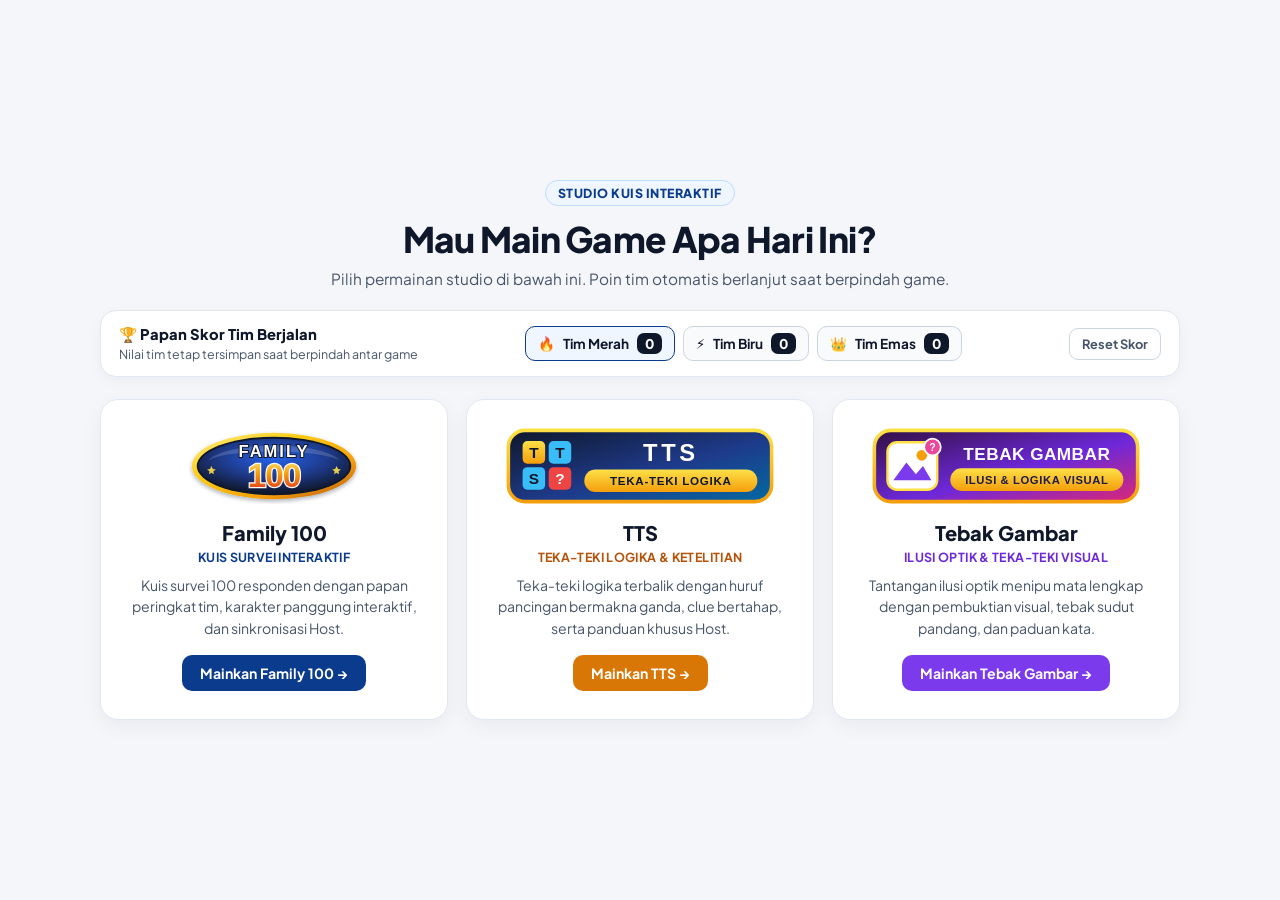
<file: kode_git/pilih-game.html>
<!DOCTYPE html>
<html lang="id">
<head>
    <meta charset="UTF-8">
    <meta name="viewport" content="width=device-width, initial-scale=1.0">
    <title>Studio Kuis Interaktif — Pilih Permainan</title>
    <link rel="icon" type="image/svg+xml" href="./family100-logo.svg">
    <link rel="preconnect" href="https://fonts.googleapis.com">
    <link rel="preconnect" href="https://fonts.gstatic.com" crossorigin>
    <link href="https://fonts.googleapis.com/css2?family=Plus+Jakarta+Sans:wght@500;600;700;800&display=swap" rel="stylesheet">
    <style>
        :root {
            --bg: #F4F6FA;
            --surface: #FFFFFF;
            --border: #E2E8F0;
            --text: #0F172A;
            --muted: #475569;
            --primary: #0B3B8C;
            --gold: #F59E0B;
        }
        * { box-sizing: border-box; }
        body {
            margin: 0;
            min-height: 100vh;
            font-family: 'Plus Jakarta Sans', system-ui, -apple-system, sans-serif;
            background: var(--bg);
            color: var(--text);
            display: flex;
            flex-direction: column;
            align-items: center;
            justify-content: center;
            padding: 24px 16px;
        }
        .hub-wrap {
            width: 100%;
            max-width: 1080px;
            display: flex;
            flex-direction: column;
            gap: 22px;
            align-items: center;
        }
        .hub-header {
            text-align: center;
        }
        .hub-kicker {
            display: inline-block;
            padding: 4px 12px;
            border-radius: 999px;
            background: #EFF6FF;
            border: 1px solid #BFDBFE;
            color: var(--primary);
            font-size: 0.78rem;
            font-weight: 800;
            letter-spacing: 0.04em;
            text-transform: uppercase;
            margin-bottom: 10px;
        }
        .hub-title {
            margin: 0;
            font-size: clamp(1.6rem, 3vw, 2.2rem);
            font-weight: 800;
            letter-spacing: -0.02em;
        }
        .hub-sub {
            margin: 8px 0 0;
            color: var(--muted);
            font-size: 0.96rem;
        }
        .hub-scoreboard {
            width: 100%;
            background: var(--surface);
            border: 1.5px solid var(--border);
            border-radius: 16px;
            padding: 14px 18px;
            display: flex;
            flex-wrap: wrap;
            align-items: center;
            justify-content: space-between;
            gap: 12px;
            box-shadow: 0 4px 14px rgba(15, 23, 42, 0.04);
        }
        .hub-score-meta {
            display: flex;
            flex-direction: column;
            gap: 2px;
        }
        .hub-score-title {
            margin: 0;
            font-size: 0.92rem;
            font-weight: 800;
            color: var(--text);
        }
        .hub-score-hint {
            margin: 0;
            font-size: 0.78rem;
            color: var(--muted);
        }
        .hub-score-list {
            display: flex;
            flex-wrap: wrap;
            align-items: center;
            gap: 8px;
            flex: 1;
            justify-content: center;
        }
        .hub-team-chip {
            display: inline-flex;
            align-items: center;
            gap: 8px;
            padding: 6px 12px;
            border-radius: 10px;
            background: #F8FAFC;
            border: 1.5px solid #CBD5E1;
            font-size: 0.85rem;
            font-weight: 700;
        }
        .hub-team-chip.active {
            border-color: var(--primary);
            background: #EFF6FF;
        }
        .hub-team-score {
            padding: 2px 8px;
            border-radius: 7px;
            background: #0F172A;
            color: #FFFFFF;
            font-weight: 800;
            font-size: 0.84rem;
        }
        .hub-reset-btn {
            padding: 7px 12px;
            border-radius: 9px;
            border: 1px solid #CBD5E1;
            background: #FFFFFF;
            color: var(--muted);
            font-family: inherit;
            font-size: 0.8rem;
            font-weight: 700;
            cursor: pointer;
        }
        .hub-reset-btn:hover {
            border-color: #EF4444;
            color: #B91C1C;
            background: #FEF2F2;
        }
        .hub-grid {
            width: 100%;
            display: grid;
            grid-template-columns: repeat(auto-fit, minmax(290px, 1fr));
            gap: 18px;
        }
        .game-card {
            display: flex;
            flex-direction: column;
            align-items: center;
            text-align: center;
            gap: 16px;
            padding: 28px 22px;
            background: var(--surface);
            border: 1.5px solid var(--border);
            border-radius: 18px;
            text-decoration: none;
            color: inherit;
            box-shadow: 0 6px 20px rgba(15, 23, 42, 0.05);
            transition: transform 0.16s ease, border-color 0.16s ease, box-shadow 0.16s ease;
        }
        .game-card:hover {
            transform: translateY(-4px);
            border-color: var(--primary);
            box-shadow: 0 14px 28px rgba(11, 59, 140, 0.12);
        }
        .game-card.cl:hover {
            border-color: var(--gold);
            box-shadow: 0 14px 28px rgba(245, 158, 11, 0.16);
        }
        .game-card.tg:hover {
            border-color: #7C3AED;
            box-shadow: 0 14px 28px rgba(124, 58, 237, 0.16);
        }
        .game-logo {
            height: 76px;
            width: auto;
            max-width: 100%;
            object-fit: contain;
        }
        .game-name {
            margin: 0;
            font-size: 1.25rem;
            font-weight: 800;
        }
        .game-subtitle {
            margin: 4px 0 0;
            font-size: 0.78rem;
            font-weight: 700;
            color: var(--primary);
            letter-spacing: 0.03em;
            text-transform: uppercase;
        }
        .game-card.cl .game-subtitle { color: #B45309; }
        .game-card.tg .game-subtitle { color: #6D28D9; }
        .game-desc {
            margin: 10px 0 0;
            font-size: 0.88rem;
            line-height: 1.5;
            color: var(--muted);
        }
        .game-cta {
            margin-top: auto;
            display: inline-flex;
            align-items: center;
            gap: 6px;
            padding: 9px 18px;
            border-radius: 10px;
            font-size: 0.88rem;
            font-weight: 700;
            background: var(--primary);
            color: #FFFFFF;
        }
        .game-card.cl .game-cta {
            background: #D97706;
        }
        .game-card.tg .game-cta {
            background: #7C3AED;
        }
    </style>
</head>
<body>
    <main class="hub-wrap">
        <header class="hub-header">
            <span class="hub-kicker">STUDIO KUIS INTERAKTIF</span>
            <h1 class="hub-title">Mau Main Game Apa Hari Ini?</h1>
            <p class="hub-sub">Pilih permainan studio di bawah ini. Poin tim otomatis berlanjut saat berpindah game.</p>
        </header>

        <section class="hub-scoreboard" aria-label="Klasemen Skor Tim Saat Ini">
            <div class="hub-score-meta">
                <h2 class="hub-score-title">🏆 Papan Skor Tim Berjalan</h2>
                <p class="hub-score-hint">Nilai tim tetap tersimpan saat berpindah antar game</p>
            </div>
            <div id="hub-score-list" class="hub-score-list"></div>
            <button type="button" id="hub-reset-scores" class="hub-reset-btn">Reset Skor</button>
        </section>

        <section class="hub-grid" aria-label="Pilihan Game">
            <a href="./index.html" class="game-card">
                <img src="./family100-logo.svg" alt="Logo Family 100" class="game-logo">
                <div>
                    <h2 class="game-name">Family 100</h2>
                    <p class="game-subtitle">Kuis Survei Interaktif</p>
                    <p class="game-desc">Kuis survei 100 responden dengan papan peringkat tim, karakter panggung interaktif, dan sinkronisasi Host.</p>
                </div>
                <span class="game-cta">Mainkan Family 100 →</span>
            </a>

            <a href="./caklontong.html" class="game-card cl">
                <img src="./caklontong-logo.svg" alt="Logo TTS" class="game-logo">
                <div>
                    <h2 class="game-name">TTS</h2>
                    <p class="game-subtitle">Teka-Teki Logika &amp; Ketelitian</p>
                    <p class="game-desc">Teka-teki logika terbalik dengan huruf pancingan bermakna ganda, clue bertahap, serta panduan khusus Host.</p>
                </div>
                <span class="game-cta">Mainkan TTS →</span>
            </a>

            <a href="./tebakgambar.html" class="game-card tg">
                <img src="./tebakgambar-logo.svg" alt="Logo Tebak Gambar" class="game-logo">
                <div>
                    <h2 class="game-name">Tebak Gambar</h2>
                    <p class="game-subtitle">Ilusi Optik &amp; Teka-Teki Visual</p>
                    <p class="game-desc">Tantangan ilusi optik menipu mata lengkap dengan pembuktian visual, tebak sudut pandang, dan paduan kata.</p>
                </div>
                <span class="game-cta">Mainkan Tebak Gambar →</span>
            </a>
        </section>
    </main>

    <script src="./shared-scoreboard.js?v=1"></script>
    <script>
        (function () {
            const listEl = document.getElementById('hub-score-list');
            const resetBtn = document.getElementById('hub-reset-scores');

            function renderHubScores(board) {
                if (!listEl || !board) return;
                listEl.textContent = '';
                board.teams.forEach((team, idx) => {
                    const chip = document.createElement('div');
                    chip.className = 'hub-team-chip' + (idx === board.activeTeam ? ' active' : '');

                    const icon = document.createElement('span');
                    icon.textContent = team.icon || '🔥';

                    const name = document.createElement('span');
                    name.textContent = (team.name && team.name.trim()) ? team.name.trim() : ('Tim ' + (idx + 1));

                    const score = document.createElement('span');
                    score.className = 'hub-team-score';
                    score.textContent = String(team.score || 0);

                    chip.append(icon, name, score);
                    listEl.appendChild(chip);
                });
            }

            if (window.QuizScoreboard) {
                renderHubScores(window.QuizScoreboard.load());
                window.QuizScoreboard.subscribe(renderHubScores);
                if (resetBtn) {
                    resetBtn.addEventListener('click', () => {
                        renderHubScores(window.QuizScoreboard.resetScores());
                    });
                }
            }
        })();
    </script>
</body>
</html>
</file>
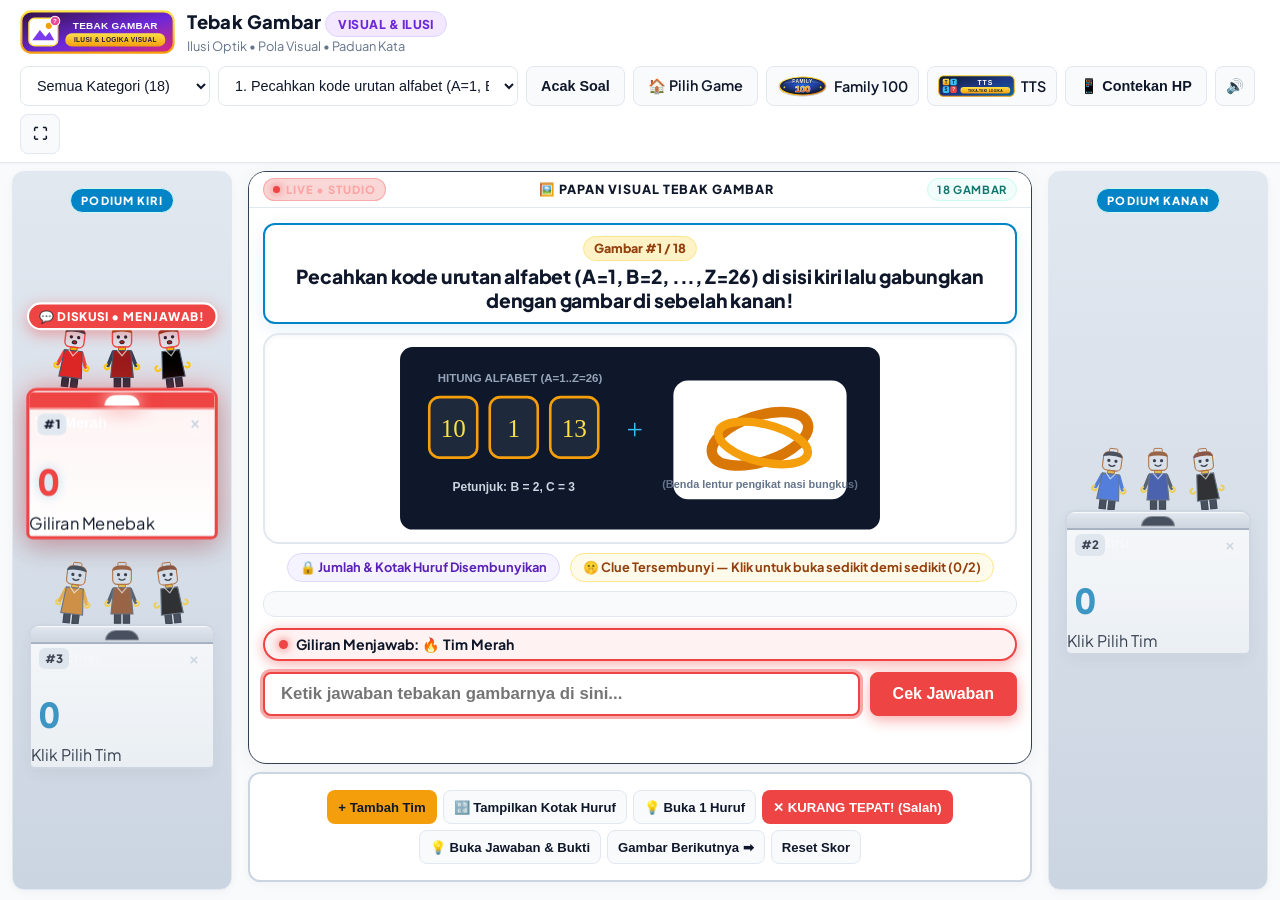
<file: kode_git/tebakgambar.html>
<!DOCTYPE html>
<html lang="id" data-theme="light">
<head>
    <meta charset="UTF-8">
    <meta name="viewport" content="width=device-width, initial-scale=1.0">
    <title>Tebak Gambar — Ilusi Optik &amp; Teka-Teki Visual</title>
    <link rel="icon" type="image/svg+xml" href="tebakgambar-logo.svg">
    <link rel="preconnect" href="https://fonts.googleapis.com">
    <link rel="preconnect" href="https://fonts.gstatic.com" crossorigin>
    <link href="https://fonts.googleapis.com/css2?family=Plus+Jakarta+Sans:wght@500;600;700;800&display=swap" rel="stylesheet">
    <link rel="stylesheet" href="style.css?v=26">
    <style>
        .tg-badge {
            display: inline-flex;
            align-items: center;
            gap: 6px;
            padding: 3px 12px;
            border-radius: 999px;
            background: #F3E8FF;
            border: 1px solid #DDD6FE;
            color: #6D28D9;
            font-size: 0.76rem;
            font-weight: 800;
            letter-spacing: 0.04em;
        }
        .tg-canvas-wrap {
            display: flex;
            flex-direction: column;
            align-items: center;
            justify-content: center;
            background: #FFFFFF;
            border: 2px solid #E2E8F0;
            border-radius: 16px;
            padding: 12px 16px;
            min-height: 196px;
            box-shadow: inset 0 2px 6px rgba(15, 23, 42, 0.03);
        }
        .tg-canvas-wrap svg {
            width: 100%;
            max-width: 480px;
            height: auto;
            max-height: 205px;
            display: block;
        }
        .tg-photo-frame {
            position: relative;
            width: 100%;
            max-width: 460px;
            height: 215px;
            border-radius: 12px;
            overflow: hidden;
            background: #0F172A;
            border: 1px solid #CBD5E1;
        }
        .tg-photo-img {
            width: 100%;
            height: 100%;
            object-fit: cover;
            display: block;
            transition: transform 0.85s cubic-bezier(0.22, 1, 0.36, 1), filter 0.5s ease;
        }
        .tg-photo-spot {
            position: absolute;
            border: 3px dashed #FDE047;
            border-radius: 50%;
            box-shadow: 0 0 0 9999px rgba(15, 23, 42, 0.42);
            pointer-events: none;
            animation: pulseSpot 1.6s infinite;
        }
        .tg-photo-caption {
            position: absolute;
            bottom: 8px;
            left: 50%;
            transform: translateX(-50%);
            background: rgba(16, 185, 129, 0.94);
            color: #FFFFFF;
            padding: 3px 12px;
            border-radius: 999px;
            font-size: 0.76rem;
            font-weight: 800;
            white-space: nowrap;
            box-shadow: 0 4px 10px rgba(0, 0, 0, 0.25);
        }
        @keyframes pulseSpot {
            0%, 100% { transform: scale(1); }
            50% { transform: scale(1.06); }
        }
        .tg-tiles-wrap {
            display: flex;
            flex-wrap: wrap;
            justify-content: center;
            align-items: center;
            gap: 8px 16px;
            padding: 12px;
            background: #F8FAFC;
            border: 1px solid #E2E8F0;
            border-radius: 12px;
        }
        .tg-word-group {
            display: inline-flex;
            flex-wrap: wrap;
            justify-content: center;
            gap: 6px;
        }
        .tg-tile {
            width: clamp(38px, 4.4vw, 54px);
            height: clamp(44px, 5vw, 60px);
            display: flex;
            align-items: center;
            justify-content: center;
            font-family: inherit;
            font-size: clamp(1.25rem, 2vw, 1.8rem);
            font-weight: 900;
            border-radius: 10px;
            border: 2px solid #7C3AED;
            background: linear-gradient(180deg, #7C3AED 0%, #5B21B6 100%);
            color: #FFFFFF;
            box-shadow: 0 4px 10px rgba(124, 58, 237, 0.22);
            text-transform: uppercase;
            cursor: pointer;
            transition: transform 0.16s ease, background 0.2s ease;
        }
        .tg-tile.hidden-letter {
            color: rgba(255, 255, 255, 0.35);
        }
        .tg-tile.hidden-letter:hover {
            transform: translateY(-2px) scale(1.05);
            color: rgba(255, 255, 255, 0.8);
        }
        .tg-tile.clue {
            background: linear-gradient(180deg, #F59E0B 0%, #D97706 100%);
            border-color: #FBBF24;
            color: #FFFFFF;
        }
        .tg-tile.revealed {
            background: linear-gradient(180deg, #10B981 0%, #059669 100%);
            border-color: #6EE7B7;
            cursor: default;
        }
        .tg-reason-box {
            padding: 12px 16px;
            border-radius: 12px;
            background: #F5F3FF;
            border: 1.5px solid #DDD6FE;
            color: #4C1D95;
            font-size: 0.94rem;
            line-height: 1.45;
            display: flex;
            align-items: center;
            gap: 12px;
        }
        .tg-reason-box[hidden] { display: none; }
        .tg-reason-icon {
            width: 36px;
            height: 36px;
            border-radius: 50%;
            background: #7C3AED;
            color: #FFFFFF;
            display: flex;
            align-items: center;
            justify-content: center;
            font-size: 1.2rem;
            flex-shrink: 0;
        }
        .tg-meta-chips {
            display: flex;
            justify-content: center;
            gap: 10px;
            flex-wrap: wrap;
        }
        .tg-chip {
            font-size: 0.8rem;
            font-weight: 700;
            padding: 4px 12px;
            border-radius: 999px;
            background: #F5F3FF;
            border: 1px solid #DDD6FE;
            color: #5B21B6;
        }
        .tg-clue-btn {
            font-family: inherit;
            cursor: pointer;
            background: #FFFBEB;
            border-color: #FDE68A;
            color: #92400E;
        }
        .tg-clue-btn:hover {
            background: #FEF3C7;
        }
    </style>
</head>
<body>
    <header class="topbar">
        <div class="brand">
            <div class="brand-logo-wrap">
                <img src="tebakgambar-logo.svg" alt="Logo Tebak Gambar" class="brand-logo" style="width:auto; height:44px;">
            </div>
            <div>
                <h1 class="brand-title">Tebak Gambar <span class="tg-badge">VISUAL &amp; ILUSI</span></h1>
                <p class="brand-sub">Ilusi Optik • Pola Visual • Paduan Kata</p>
            </div>
        </div>

        <div class="topbar-controls">
            <label for="tg-category" class="sr-only">Pilih Kategori</label>
            <select id="tg-category" class="select-control" aria-label="Pilih Kategori Gambar" style="max-width: 190px;"></select>
            <label for="tg-select" class="sr-only">Pilih Soal Gambar</label>
            <select id="tg-select" class="select-control" aria-label="Pilih Soal Gambar"></select>
            <button type="button" id="tg-random" class="btn btn-secondary">Acak Soal</button>
            <a href="pilih-game.html" class="btn btn-secondary" style="text-decoration:none;" title="Kembali ke Halaman Pilih Game">🏠 Pilih Game</a>
            <a href="index.html?play=1" class="btn btn-secondary" style="text-decoration:none; display:inline-flex; align-items:center; gap:6px; padding:4px 10px;" title="Mainkan Family 100"><img src="family100-logo.svg" alt="Family 100" style="height:22px; width:auto; border-radius:4px;"><span>Family 100</span></a>
            <a href="caklontong.html" class="btn btn-secondary" style="text-decoration:none; display:inline-flex; align-items:center; gap:6px; padding:4px 10px;" title="Mainkan TTS"><img src="caklontong-logo.svg" alt="TTS" style="height:22px; width:auto; border-radius:4px;"><span>TTS</span></a>
            <button type="button" id="tg-hp-btn" class="btn btn-secondary" title="Buka Contekan & Clue di HP">📱 Contekan HP</button>
            <button type="button" id="tg-sound" class="btn btn-icon" aria-pressed="true" title="Suara Aktif">🔊</button>
            <button type="button" id="tg-fullscreen" class="btn btn-icon" title="Layar Penuh">⛶</button>
        </div>
    </header>

    <main class="stage">
        <section id="studio-arena" class="studio-arena">
            <aside class="panel studio-wing wing-left" aria-label="Podium Kiri">
                <span class="wing-label">PODIUM KIRI</span>
                <div id="teams-left" class="wing-podiums"></div>
            </aside>

            <div class="studio-center">
                <section class="studio-screen tv-cabinet" aria-label="Layar TV Tebak Gambar">
                    <div class="tv-top-bar">
                        <span class="tv-live-pill"><i class="tv-live-dot" aria-hidden="true"></i> LIVE • STUDIO</span>
                        <span class="tv-brand-pill">🖼️ PAPAN VISUAL TEBAK GAMBAR</span>
                        <span class="tv-survey-pill" id="tg-count-badge">16 GAMBAR</span>
                    </div>

                    <div class="tv-display" style="grid-template-rows: auto auto auto auto auto auto auto auto; align-content: center; gap: 9px;">
                        <div class="question-banner" style="padding: 10px 16px;">
                            <span id="tg-q-num" class="question-badge">Gambar #1</span>
                            <h2 id="tg-q-text" class="question-text" style="font-size: clamp(1rem, 1.5vw, 1.28rem);">Memuat gambar...</h2>
                        </div>

                        <div id="tg-canvas" class="tg-canvas-wrap" aria-label="Ilustrasi Tebak Gambar"></div>

                        <div class="tg-meta-chips">
                            <span class="tg-chip" id="tg-length-chip">Panjang: 0 Huruf</span>
                            <button type="button" class="tg-chip tg-clue-btn" id="tg-clue-chip" title="Klik untuk membuka clue sedikit demi sedikit">🤫 Clue Tersembunyi (Klik buka 1/2)</button>
                        </div>

                        <div id="tg-hp-cheat-card" class="tg-reason-box" style="background: #f0fdf4; border-color: #86efac; text-align: left;" hidden>
                            <div class="tg-reason-icon" style="background:#16a34a;">📱</div>
                            <div style="display:flex; flex-direction:column; gap:4px; font-size:0.86rem; line-height:1.45; color:#14532d;">
                                <strong style="color:#166534;">CONTEKAN HP HOST (RAHASIA)</strong>
                                <div><strong>Jawaban Asli:</strong> <span id="tg-hp-answer" style="font-weight:800; color:#b91c1c; letter-spacing:1px;">-</span></div>
                                <div><strong>Jebakan Mata:</strong> <span id="tg-hp-trap" style="font-weight:700; color:#92400e;">-</span></div>
                                <div><strong>Clue 1:</strong> <span id="tg-hp-clue1">-</span></div>
                                <div><strong>Clue 2:</strong> <span id="tg-hp-clue2">-</span></div>
                                <div><strong>Fakta Mind-Blowing:</strong> <span id="tg-hp-reason">-</span></div>
                            </div>
                        </div>

                        <div id="tg-tiles" class="tg-tiles-wrap" aria-live="polite"></div>

                        <div id="tg-reason-box" class="tg-reason-box" hidden>
                            <div class="tg-reason-icon">💡</div>
                            <div style="flex:1;">
                                <strong style="display:block; margin-bottom:2px;">💡 Penjelasan &amp; Pembuktian Visual:</strong>
                                <div id="tg-reason-text"></div>
                            </div>
                        </div>

                        <div class="turn-bar" id="tg-turn-bar">
                            <span class="turn-dot"></span>
                            <span id="active-turn-label">Giliran Menjawab: Tim Merah</span>
                        </div>

                        <form id="tg-form" class="answer-form" autocomplete="off">
                            <input type="text" id="tg-input" class="answer-input" placeholder="Ketik jawaban tebakan gambarnya di sini..." maxlength="60" required>
                            <button type="submit" id="btn-submit" class="btn btn-primary">Cek Jawaban</button>
                        </form>
                        <p id="tg-feedback" class="feedback-msg" role="status" aria-live="polite"></p>
                    </div>
                </section>

                <div class="panel studio-controls-bar">
                    <button type="button" id="btn-add-team" class="btn btn-primary btn-sm">+ Tambah Tim</button>
                    <button type="button" id="tg-toggle-tiles" class="btn btn-secondary btn-sm">🔡 Tampilkan Kotak Huruf</button>
                    <button type="button" id="tg-hint-letter" class="btn btn-secondary btn-sm">💡 Buka 1 Huruf</button>
                    <button type="button" id="tg-tetot" class="btn btn-danger btn-sm">✕ KURANG TEPAT! (Salah)</button>
                    <button type="button" id="tg-reveal" class="btn btn-secondary btn-sm">💡 Buka Jawaban &amp; Bukti</button>
                    <button type="button" id="tg-next" class="btn btn-secondary btn-sm">Gambar Berikutnya ➡</button>
                    <button type="button" id="tg-reset-scores" class="btn btn-secondary btn-sm">Reset Skor</button>
                </div>
            </div>

            <aside class="panel studio-wing wing-right" aria-label="Podium Kanan">
                <span class="wing-label">PODIUM KANAN</span>
                <div id="teams-right" class="wing-podiums"></div>
            </aside>
        </section>
    </main>

    <div id="confetti-layer" class="confetti-layer" aria-hidden="true"></div>

    <div id="wrong-overlay" class="wrong-overlay" aria-hidden="true">
        <div class="wrong-x-wrap">
            <div class="wrong-x">✕</div>
            <div class="wrong-label">BELUM TEPAT!</div>
        </div>
    </div>

    <div id="tg-hp-modal" class="modal-backdrop" role="dialog" aria-modal="true" aria-labelledby="tg-hp-modal-title" hidden>
        <div class="modal-card">
            <div class="modal-head">
                <h2 id="tg-hp-modal-title">📱 Contekan &amp; Clue di HP Host</h2>
                <button type="button" id="tg-hp-close" class="btn btn-icon" aria-label="Tutup">&times;</button>
            </div>
            <div class="modal-body" style="display:flex; flex-direction:column; gap:12px;">
                <p style="font-size:0.88rem; color:var(--text-secondary); margin:0;">
                    Buka link ini di HP Host untuk melihat Kunci Jawaban, Jebakan Visual, Clue 1/2, dan Penjelasan Pembuktian tanpa bocor ke layar utama.
                </p>
                <div style="display:flex; gap:8px;">
                    <input type="text" id="tg-hp-url" class="answer-input" readonly style="font-size:0.8rem;">
                    <button type="button" id="tg-copy-hp-url" class="btn btn-primary btn-sm">Salin Link</button>
                </div>
                <div style="display:flex; justify-content:flex-end; gap:8px; flex-wrap:wrap;">
                    <a href="contekan.html#tebakgambar" target="_blank" rel="noopener" class="btn btn-secondary btn-sm" style="text-decoration:none;">📜 Buku Contekan Lengkap</a>
                    <a id="tg-open-hp-tab" href="?mode=host" target="_blank" rel="noopener" class="btn btn-secondary btn-sm" style="text-decoration:none;">Buka Mode HP di Tab Baru</a>
                </div>
            </div>
        </div>
    </div>

    <script src="shared-scoreboard.js?v=1"></script>
    <script src="tebakgambar.js?v=7"></script>
</body>
</html>
</file>
<file: kode_git/style.css>
:root {
    --bg-stage: #0D1526;
    --surface-panel: #152036;
    --surface-elevated: #1E2D4A;
    --border-color: #2A3D66;
    --brand-blue: #0070F3;
    --brand-cyan: #38BDF8;
    --bar-crimson: #E03C31;
    --bar-crimson-dark: #B92B22;
    --bar-revealed: #0E9F6E;
    --accent-gold: #F5B700;
    --text-primary: #F8FAFC;
    --text-muted: #94A3B8;
    --input-bg: #FFFFFF;
    --input-text: #0F172A;
    --radius: 12px;
}

[data-theme="light"] {
    --bg-stage: #F8FAFC;
    --surface-panel: #FFFFFF;
    --surface-elevated: #F1F5F9;
    --border-color: #CBD5E1;
    --brand-blue: #0284C7;
    --brand-cyan: #0EA5E9;
    --bar-crimson: #EF4444;
    --bar-crimson-dark: #DC2626;
    --bar-revealed: #10B981;
    --accent-gold: #F59E0B;
    --text-primary: #0F172A;
    --text-secondary: #334155;
    --text-muted: #64748B;
    --input-bg: #FFFFFF;
    --input-text: #0F172A;
}

*,
*::before,
*::after {
    box-sizing: border-box;
}

html,
body {
    margin: 0;
    padding: 0;
    background: radial-gradient(circle at 50% 18%, #263559 0%, var(--bg-stage) 65%);
    color: var(--text-primary);
    font-family: 'Plus Jakarta Sans', system-ui, -apple-system, "Segoe UI", Roboto, sans-serif;
    line-height: 1.5;
    min-height: 100vh;
    overflow-x: hidden;
}

[data-theme="light"] body {
    background: var(--bg-stage);
    color: var(--text-primary);
}

[data-theme="light"] .topbar {
    background: #FFFFFF;
    border-bottom: 1px solid #E2E8F0;
    box-shadow: 0 1px 4px rgba(15, 23, 42, 0.03);
}

[data-theme="light"] .brand-title {
    color: #0F172A;
}

[data-theme="light"] .brand-sub {
    color: #64748B;
}

[data-theme="light"] .btn-secondary {
    background: #F8FAFC;
    border: 1px solid #E2E8F0;
    color: #0F172A;
}

[data-theme="light"] .btn-secondary:hover {
    background: #F1F5F9;
    border-color: #CBD5E1;
}

[data-theme="light"] .btn-icon {
    background: #F8FAFC;
    border: 1px solid #E2E8F0;
    color: #0F172A;
}

[data-theme="light"] .btn-icon:hover {
    background: #F1F5F9;
}

[data-theme="light"] .select-control {
    background: #FFFFFF;
    border: 1px solid #E2E8F0;
    color: #0F172A;
}

[data-theme="light"] .studio-wing {
    background: #FFFFFF;
    border: 1px solid #E2E8F0;
    box-shadow: 0 2px 10px rgba(15, 23, 42, 0.04);
}

[data-theme="light"] .wing-label {
    color: #0F766E;
    background: #F0FDFA;
    border: 1px solid #CCFBF1;
}

[data-theme="light"] .podium-3d-body {
    background: linear-gradient(180deg, #FFFFFF 0%, #F1F5F9 100%);
    border: 2px solid #CBD5E1;
    box-shadow: 0 6px 18px rgba(15, 23, 42, 0.06), inset 0 1px 0 #FFFFFF;
}

[data-theme="light"] .podium-unit.active .podium-3d-body {
    border-color: #0284C7;
    box-shadow: 0 0 20px rgba(2, 132, 199, 0.25), 0 8px 24px rgba(15, 23, 42, 0.08);
}

[data-theme="light"] .podium-desk-top {
    background: linear-gradient(180deg, #E2E8F0 0%, #CBD5E1 100%);
    border-bottom: 2px solid #94A3B8;
}

[data-theme="light"] .podium-unit.active .podium-desk-top {
    background: linear-gradient(180deg, #BAE6FD 0%, #7DD3FC 100%);
    border-bottom-color: #0284C7;
}

[data-theme="light"] .podium-score {
    color: #0284C7;
    text-shadow: none;
}

[data-theme="light"] .podium-unit.active .podium-score {
    color: #0369A1;
    text-shadow: 0 0 10px rgba(2, 132, 199, 0.3);
}

[data-theme="light"] .podium-rank {
    background: #E2E8F0;
    color: #0F172A;
}

[data-theme="light"] .robot-head {
    fill: url(#f100BotHead);
    stroke: #64748B;
}

[data-theme="light"] .robot-visor {
    fill: url(#f100BotVisor);
}

[data-theme="light"] .person-body {
    stroke: #475569;
}

[data-theme="light"] .studio-screen {
    background: #FFFFFF;
    border: 1px solid #E2E8F0;
    outline: none;
    box-shadow: 0 4px 20px rgba(15, 23, 42, 0.05);
}

[data-theme="light"] .tv-top-bar {
    background: #FFFFFF;
    border-bottom: 1px solid #E2E8F0;
}

[data-theme="light"] .tv-brand-pill {
    color: #0F172A;
}

[data-theme="light"] .tv-survey-pill {
    color: #0F766E;
    background: #F0FDFA;
    border-color: #CCFBF1;
}

[data-theme="light"] .tv-chin {
    background: #F8FAFC;
    border-top: 1px solid #E2E8F0;
}

[data-theme="light"] .tv-chin-text {
    color: #475569;
}

[data-theme="light"] .question-banner {
    background: #FFFFFF;
    border: 2px solid #0284C7;
    color: #0F172A;
    box-shadow: 0 6px 20px rgba(2, 132, 199, 0.1);
}

[data-theme="light"] .question-text {
    color: #0F172A;
}

[data-theme="light"] .question-badge {
    background: #FEF3C7;
    color: #92400E;
    border: 1px solid #FDE68A;
    font-weight: 800;
}

[data-theme="light"] .answer-slot {
    background: linear-gradient(180deg, #0284C7 0%, #0369A1 100%);
    border: 2px solid #38BDF8;
    box-shadow: 0 4px 12px rgba(2, 132, 199, 0.15);
}

[data-theme="light"] .answer-slot.revealed {
    background: linear-gradient(180deg, #10B981 0%, #059669 100%);
    border-color: #6EE7B7;
    box-shadow: 0 4px 16px rgba(16, 185, 129, 0.25);
}

[data-theme="light"] .slot-num {
    background: rgba(0, 0, 0, 0.24);
    color: #FFFFFF;
}

[data-theme="light"] .answer-slot.revealed .slot-num {
    color: #FEF08A;
}

[data-theme="light"] .slot-points {
    color: #FEF08A;
}

[data-theme="light"] .slot-text {
    color: #FFFFFF;
}

[data-theme="light"] .turn-bar {
    background: #FFFFFF;
    border: 1px solid #0284C7;
    color: #0F172A;
}

[data-theme="light"] .active-turn-label {
    color: #0F172A;
    font-weight: 800;
}

[data-theme="light"] .answer-input {
    background: #FFFFFF;
    border: 2px solid #CBD5E1;
    color: #0F172A;
}

[data-theme="light"] .answer-input:focus {
    border-color: #0284C7;
    box-shadow: 0 0 0 3px rgba(2, 132, 199, 0.18);
}

[data-theme="light"] .center-meta-row {
    background: #FFFFFF;
    border: 2px solid #CBD5E1;
    box-shadow: 0 2px 10px rgba(15, 23, 42, 0.04);
}

[data-theme="light"] .host-avatar {
    background: #E0F2FE;
    border-color: #0284C7;
}

[data-theme="light"] .host-speech {
    background: #FFFBEB;
    border: 1px solid #FDE68A;
    color: #92400E;
    font-weight: 600;
}

[data-theme="light"] .guess-history li {
    background: #F1F5F9;
    color: #0F172A;
}

[data-theme="light"] .studio-controls-bar {
    background: #FFFFFF;
    border: 2px solid #CBD5E1;
    box-shadow: 0 2px 8px rgba(15, 23, 42, 0.04);
}

[data-theme="light"] .modal-card {
    background: #FFFFFF;
    border: 2px solid #CBD5E1;
    color: #0F172A;
    box-shadow: 0 24px 60px rgba(15, 23, 42, 0.15);
}

[data-theme="light"] .modal-header,
[data-theme="light"] .modal-footer {
    background: #F8FAFC;
    border-color: #E2E8F0;
}

[data-theme="light"] .input-field,
[data-theme="light"] .textarea-field {
    background: #FFFFFF;
    border: 1px solid #CBD5E1;
    color: #0F172A;
}

.sr-only {
    position: absolute;
    width: 1px;
    height: 1px;
    padding: 0;
    margin: -1px;
    overflow: hidden;
    clip: rect(0, 0, 0, 0);
    border: 0;
}

/* Topbar */
.topbar {
    display: flex;
    flex-wrap: wrap;
    align-items: center;
    justify-content: space-between;
    gap: 10px;
    padding: 8px 20px;
    background: var(--surface-panel);
    border-bottom: 2px solid var(--border-color);
    flex-shrink: 0;
}

.brand {
    display: flex;
    align-items: center;
    gap: 12px;
}

.brand-logo-wrap {
    display: inline-flex;
    align-items: center;
    padding: 0;
}

.brand-logo {
    height: 44px;
    width: auto;
    display: block;
    object-fit: contain;
}

.brand-title {
    margin: 0;
    font-size: 1.15rem;
    font-weight: 800;
    letter-spacing: 0.02em;
}

.brand-sub {
    margin: 0;
    font-size: 0.8rem;
    color: var(--text-muted);
}

.brand-partner-wrap {
    display: inline-flex;
    align-items: center;
    gap: 6px;
    padding: 3px 8px;
    background: #F1F5F9;
    border: 1px solid #E2E8F0;
    border-radius: 999px;
}

.brand-partner-pill {
    font-size: 0.74rem;
    font-weight: 800;
    color: #0F172A;
    letter-spacing: 0.03em;
}

.brand-edition-pill {
    font-size: 0.7rem;
    font-weight: 800;
    color: #D97706;
    background: #FEF3C7;
    border-radius: 999px;
    padding: 2px 7px;
}

[data-theme="studio"] .brand-partner-wrap {
    background: rgba(30, 41, 59, 0.7);
    border-color: rgba(56, 189, 248, 0.3);
}

[data-theme="studio"] .brand-partner-pill {
    color: #F8FAFC;
}

.topbar-controls {
    display: flex;
    flex-wrap: wrap;
    align-items: center;
    gap: 8px;
}

.select-control {
    max-width: 300px;
    min-height: 40px;
    padding: 8px 12px;
    border-radius: 8px;
    border: 1px solid var(--border-color);
    background: var(--surface-elevated);
    color: var(--text-primary);
    font-size: 0.9rem;
}

/* Buttons */
.btn {
    min-height: 40px;
    padding: 8px 14px;
    border-radius: 8px;
    border: 1px solid transparent;
    font-size: 0.9rem;
    font-weight: 600;
    cursor: pointer;
    transition: transform 0.12s ease, opacity 0.15s ease, background-color 0.15s ease;
}

.btn:focus-visible,
.select-control:focus-visible,
.answer-input:focus-visible,
.input-field:focus-visible {
    outline: 3px solid var(--accent-gold);
    outline-offset: 2px;
}

.btn:active {
    transform: scale(0.97);
}

.btn-primary {
    background: var(--accent-gold);
    color: #111827;
}

.btn-primary:hover {
    opacity: 0.92;
}

.btn-secondary {
    background: var(--surface-elevated);
    color: var(--text-primary);
    border-color: var(--border-color);
}

.btn-danger {
    background: var(--bar-crimson);
    color: #FFFFFF;
}

.btn-icon {
    min-width: 40px;
    padding: 8px;
    background: var(--surface-elevated);
    color: var(--text-primary);
    border-color: var(--border-color);
}

.btn-full {
    width: 100%;
}

.btn-sm {
    min-height: 34px;
    padding: 6px 10px;
    font-size: 0.82rem;
}

/* Stage */
.stage {
    width: 100%;
    max-width: 1896px;
    margin: 0 auto;
    padding: 8px 12px 10px;
}

.question-banner {
    background: linear-gradient(180deg, #1E293B 0%, #0F172A 100%);
    color: #F8FAFC;
    border: 2px solid rgba(56, 189, 248, 0.6);
    border-radius: 12px;
    padding: 14px 20px;
    margin-bottom: 10px;
    text-align: center;
    box-shadow: 0 6px 20px rgba(0, 112, 243, 0.2);
}

.question-badge {
    display: inline-block;
    padding: 4px 14px;
    border-radius: 999px;
    background: var(--accent-gold);
    color: #111827;
    font-size: 0.85rem;
    font-weight: 800;
    margin-bottom: 8px;
}

.question-text {
    margin: 0;
    font-size: clamp(1.35rem, 2.3vw, 2.25rem);
    line-height: 1.25;
    font-weight: 800;
    letter-spacing: -0.01em;
}

/* Studio Arena (Kiri: Podium, Tengah: Layar TV + Host, Kanan: Podium) */
.studio-arena {
    flex: 1;
    display: grid;
    grid-template-columns: clamp(220px, 16vw, 290px) 1fr clamp(220px, 16vw, 290px);
    gap: 16px;
    align-items: stretch;
    min-height: 0;
}

.studio-center {
    display: grid;
    grid-template-rows: minmax(0, 1fr) auto auto;
    gap: 8px;
    min-width: 0;
    min-height: 0;
    height: 100%;
}

.studio-controls-bar {
    flex-shrink: 0;
    display: flex;
    flex-wrap: wrap;
    justify-content: center;
    gap: 6px;
    padding: 8px 12px;
}

.center-meta-row {
    flex-shrink: 0;
    display: grid;
    grid-template-columns: minmax(220px, 1.25fr) auto minmax(160px, 1fr);
    gap: 12px;
    align-items: center;
    padding: 6px 12px;
}

.center-meta-row .studio-host {
    flex-direction: row;
    align-items: center;
    padding-bottom: 0;
    margin-bottom: 0;
    border-bottom: none;
    gap: 8px;
}

.center-meta-row .host-avatar {
    width: 36px;
    height: 36px;
    flex-shrink: 0;
}

.center-meta-row .host-svg {
    width: 32px;
    height: 32px;
}

.center-meta-row .host-speech {
    padding: 4px 10px;
    font-size: 0.78rem;
    line-height: 1.25;
    text-align: left;
}

.center-meta-row .guess-history {
    max-height: 36px;
    overflow-y: auto;
    margin: 0;
}

.center-stats {
    display: flex;
    flex-direction: row;
    align-items: center;
    gap: 14px;
}

.stat-inline {
    display: flex;
    flex-direction: row;
    align-items: center;
    gap: 6px;
}

.studio-wing {
    position: relative;
    overflow-y: auto;
    overflow-x: hidden;
    display: flex;
    flex-direction: column;
    gap: 10px;
    min-height: 0;
    padding: 10px;
    background: linear-gradient(180deg, #0D1B36 0%, #091224 100%);
    border-bottom: 4px solid var(--brand-cyan);
}

[data-theme="light"] .studio-wing {
    background: linear-gradient(180deg, #E2E8F0 0%, #CBD5E1 100%);
}

.wing-label {
    position: relative;
    z-index: 2;
    font-size: 0.7rem;
    font-weight: 800;
    letter-spacing: 0.1em;
    color: var(--brand-cyan);
    background: rgba(11, 18, 34, 0.75);
    padding: 3px 10px;
    border-radius: 999px;
    align-self: center;
}

[data-theme="light"] .wing-label {
    color: #FFFFFF;
    background: var(--brand-blue);
}

.wing-podiums {
    position: relative;
    z-index: 2;
    display: flex;
    flex-direction: column;
    justify-content: center;
    flex: 1;
    gap: 12px;
}

/* Tribun Penonton Melingkari Bawah Panggung */
.stadium-arc {
    flex-shrink: 0;
    margin-top: 0;
    padding: 5px 18px 7px;
    background: radial-gradient(ellipse at 50% 0%, rgba(0, 112, 243, 0.16) 0%, #091224 72%);
    border: 1px solid var(--border-color);
    border-radius: 8px 8px 20px 20px;
    overflow: hidden;
    display: flex;
    flex-direction: column;
    align-items: center;
    gap: 4px;
}

[data-theme="light"] .stadium-arc {
    background: radial-gradient(ellipse at 50% 0%, rgba(0, 112, 243, 0.12) 0%, #CBD5E1 75%);
}

.stadium-arc-label {
    font-size: 0.66rem;
    font-weight: 800;
    letter-spacing: 0.14em;
    color: var(--brand-cyan);
}

[data-theme="light"] .stadium-arc-label {
    color: var(--brand-blue);
}

.stadium-row {
    display: flex;
    justify-content: center;
    align-items: flex-end;
    gap: 5px;
    padding-top: 9px;
    border-bottom: 2px solid rgba(56, 189, 248, 0.22);
    border-radius: 0 0 50% 50%;
}

.stadium-row-1 { width: 88%; }
.stadium-row-2 { width: 96%; }

.stadium-row span,
.bleacher-row span {
    position: relative;
    flex: 1;
    max-width: 22px;
    height: 20px;
    border-radius: 5px 5px 0 0;
    background: #1E3A5F;
    border: 1px solid rgba(56, 189, 248, 0.35);
    border-bottom: none;
}

.stadium-row span::after,
.bleacher-row span::after {
    content: "";
    position: absolute;
    bottom: 0;
    left: 50%;
    transform: translateX(-50%);
    width: 14px;
    height: 13px;
    border-radius: 6px 6px 0 0;
    background: #0284C7;
    animation: audSway 2.2s ease-in-out infinite;
}

.stadium-row span:nth-child(even)::after,
.bleacher-row span:nth-child(even)::after {
    background: #38BDF8;
    animation-delay: 0.55s;
}

.stadium-row span::before,
.bleacher-row span::before {
    content: "";
    position: absolute;
    top: -10px;
    left: 50%;
    transform: translateX(-50%);
    width: 9px;
    height: 9px;
    border-radius: 50%;
    background: #E2E8F0;
    animation: audSway 2.2s ease-in-out infinite;
}

.stadium-row span:nth-child(even)::before,
.bleacher-row span:nth-child(even)::before {
    animation-delay: 0.55s;
}

/* Tangan Penonton + Merchandise (Terompet, Bendera, Tepuk Tangan) */
.spec-arm {
    position: absolute;
    bottom: 6px;
    width: 3px;
    height: 11px;
    border-radius: 2px;
    background: #94A3B8;
    transform-origin: bottom center;
    z-index: 2;
}

.spec-arm-l {
    left: 1px;
    transform: rotate(-28deg);
    animation: specWaveL 1.8s ease-in-out infinite;
}

.spec-arm-r {
    right: 1px;
    transform: rotate(28deg);
    animation: specWaveR 1.8s ease-in-out infinite;
}

.spec-prop {
    position: absolute;
    top: -19px;
    right: -4px;
    font-style: normal;
    font-size: 0.68rem;
    line-height: 1;
    z-index: 3;
    animation: propBob 1.6s ease-in-out infinite;
}

.stadium-bowl.cheering .spec-arm-l {
    animation: specWaveL 0.28s ease-in-out 5;
}

.stadium-bowl.cheering .spec-arm-r {
    animation: specWaveR 0.28s ease-in-out 5;
}

.stadium-bowl.cheering .spec-prop {
    animation: propCheer 0.28s ease-in-out 5;
}

/* Orientasi Penonton: Semua Berdiri/Duduk Tegak & Menghadap ke Layar TV Tengah */
.bleacher-top .stadium-row span::before {
    top: -9px;
    box-shadow: inset 0 -2px 0 rgba(15, 23, 42, 0.35);
}

.bleacher-left .bleacher-row span,
.bleacher-right .bleacher-row span {
    flex: none;
    width: 22px;
    height: 18px;
}

/* Tribun Kiri: Tegak menghadap ke kanan (arah TV tengah) */
.bleacher-left .bleacher-row span::before {
    left: 58%;
    box-shadow: inset 3px 0 0 #1E293B;
}

.bleacher-left .bleacher-row span::after {
    left: 54%;
    border-radius: 3px 8px 0 0;
}

.bleacher-left .spec-prop {
    right: -6px;
}

/* Tribun Kanan: Tegak menghadap ke kiri (arah TV tengah) */
.bleacher-right .bleacher-row span::before {
    left: 42%;
    box-shadow: inset -3px 0 0 #1E293B;
}

.bleacher-right .bleacher-row span::after {
    left: 46%;
    border-radius: 8px 3px 0 0;
}

.bleacher-right .spec-prop {
    right: auto;
    left: -6px;
}

/* Tribun Bawah: Tampak Belakang Tegak Menghadap ke Atas (ke Layar TV) */
.stadium-arc .stadium-row span {
    background: #0F172A;
    border-color: rgba(56, 189, 248, 0.28);
}

.stadium-arc .stadium-row span::before {
    background: #1E293B;
    border: 1.5px solid #64748B;
    top: -9px;
}

.stadium-arc .stadium-row span:nth-child(even)::before {
    background: #334155;
}

.stadium-arc .stadium-row span::after {
    background: #0369A1;
}

.stadium-arc .stadium-row span:nth-child(even)::after {
    background: #0284C7;
}

.stadium-arc .spec-arm {
    z-index: 1;
    bottom: 8px;
}

@keyframes specWaveL {
    0%, 100% { transform: rotate(-24deg); }
    50% { transform: rotate(-55deg); }
}

@keyframes specWaveR {
    0%, 100% { transform: rotate(24deg); }
    50% { transform: rotate(55deg); }
}

@keyframes propBob {
    0%, 100% { transform: translateY(0) rotate(0deg); }
    50% { transform: translateY(-2px) rotate(8deg); }
}

@keyframes propCheer {
    0%, 100% { transform: translateY(0) scale(1); }
    50% { transform: translateY(-6px) scale(1.25); }
}

[data-theme="light"] .stadium-row span,
[data-theme="light"] .bleacher-row span {
    background: #94A3B8;
    border-color: rgba(15, 23, 42, 0.22);
}

[data-theme="light"] .stadium-row span::before,
[data-theme="light"] .bleacher-row span::before {
    background: #334155;
}

.stadium-bowl.cheering .stadium-row span::after,
.stadium-bowl.cheering .stadium-row span::before,
.stadium-bowl.cheering .bleacher-row span::after,
.stadium-bowl.cheering .bleacher-row span::before {
    animation: audCheer 0.3s ease-in-out 4;
}

@keyframes audSway {
    0%, 100% { transform: translateX(-50%) translateY(0); }
    50% { transform: translateX(-50%) translateY(-3px); }
}

.panel {
    background: var(--surface-panel);
    border: 2px solid var(--border-color);
    border-radius: var(--radius);
    padding: 16px;
}

.stat-block {
    margin-bottom: 16px;
}

.stat-label {
    display: block;
    font-size: 0.78rem;
    color: var(--text-muted);
    margin-bottom: 4px;
    font-weight: 600;
}

.stat-value {
    font-size: 1.35rem;
    font-variant-numeric: tabular-nums;
}

.strike-dots {
    display: flex;
    gap: 8px;
}

.strike-box {
    width: 36px;
    height: 36px;
    border-radius: 8px;
    border: 2px solid var(--border-color);
    display: inline-flex;
    align-items: center;
    justify-content: center;
    font-weight: 800;
    color: var(--text-muted);
    background: var(--surface-elevated);
}

.strike-box.active {
    background: var(--bar-crimson);
    border-color: #FFFFFF;
    color: #FFFFFF;
}

.guess-history {
    list-style: none;
    margin: 6px 0 0;
    padding: 0;
    max-height: 220px;
    overflow-y: auto;
    display: flex;
    flex-direction: column;
    gap: 6px;
}

.guess-history li {
    font-size: 0.85rem;
    padding: 6px 10px;
    border-radius: 6px;
    background: var(--surface-elevated);
    display: flex;
    justify-content: space-between;
    gap: 8px;
}

.guess-history li.hit {
    border-left: 4px solid var(--bar-revealed);
}

.guess-history li.miss {
    border-left: 4px solid var(--bar-crimson);
}

/* Host Studio */
.studio-host {
    display: flex;
    flex-direction: column;
    align-items: center;
    gap: 8px;
    padding-bottom: 14px;
    margin-bottom: 14px;
    border-bottom: 1px solid var(--border-color);
}

.host-avatar {
    width: 68px;
    height: 68px;
    border-radius: 50%;
    background: var(--surface-elevated);
    border: 2px solid var(--brand-cyan);
    display: flex;
    align-items: center;
    justify-content: center;
    overflow: hidden;
}

.host-svg {
    width: 60px;
    height: 60px;
}

.host-speech {
    font-size: 0.82rem;
    font-weight: 600;
    text-align: center;
    color: var(--text-primary);
    background: var(--surface-elevated);
    border: 1px solid var(--border-color);
    border-radius: 10px;
    padding: 8px 10px;
    width: 100%;
}

/* Layar Utama Studio TV (Bezel TV + Soal + List Hasil Survei) */
.studio-screen {
    flex: 1;
    min-height: 0;
    display: flex;
    flex-direction: column;
    justify-content: space-between;
    background: linear-gradient(180deg, #1E293B 0%, #0B1222 14%, #09101E 88%, #1E293B 100%);
    border: 5px solid #1E293B;
    outline: 2px solid rgba(56, 189, 248, 0.55);
    border-radius: 18px;
    padding: 0;
    overflow: hidden;
    box-shadow: 0 16px 42px rgba(0, 112, 243, 0.24), inset 0 0 24px rgba(0, 0, 0, 0.55);
}

[data-theme="light"] .studio-screen {
    background: var(--surface-panel);
    border-color: #334155;
}

.tv-top-bar {
    display: flex;
    align-items: center;
    justify-content: space-between;
    gap: 10px;
    padding: 6px 14px;
    background: linear-gradient(90deg, #0F172A 0%, #172554 50%, #0F172A 100%);
    border-bottom: 1px solid rgba(56, 189, 248, 0.35);
    flex-shrink: 0;
}

.tv-live-pill {
    display: inline-flex;
    align-items: center;
    gap: 6px;
    font-size: 0.7rem;
    font-weight: 800;
    letter-spacing: 0.08em;
    color: #FCA5A5;
    background: rgba(220, 38, 38, 0.18);
    border: 1px solid rgba(248, 113, 113, 0.45);
    padding: 2px 9px;
    border-radius: 999px;
}

.tv-live-dot {
    width: 7px;
    height: 7px;
    border-radius: 50%;
    background: #EF4444;
    box-shadow: 0 0 8px #EF4444;
    animation: tvPulse 1.4s ease-in-out infinite;
}

@keyframes tvPulse {
    0%, 100% { opacity: 1; transform: scale(1); }
    50% { opacity: 0.45; transform: scale(0.8); }
}

.tv-brand-pill {
    font-size: 0.78rem;
    font-weight: 800;
    letter-spacing: 0.08em;
    color: #F8FAFC;
}

.tv-survey-pill {
    font-size: 0.7rem;
    font-weight: 700;
    letter-spacing: 0.06em;
    color: var(--brand-cyan);
    background: rgba(56, 189, 248, 0.12);
    border: 1px solid rgba(56, 189, 248, 0.35);
    padding: 2px 9px;
    border-radius: 999px;
}

.tv-display {
    flex: 1;
    min-height: 0;
    display: grid;
    grid-template-rows: auto auto minmax(0, 1fr) auto auto auto;
    gap: 6px;
    padding: 8px 14px 6px;
}

.tv-display .question-banner {
    padding: 8px 16px;
    margin-bottom: 0;
}

.tv-display .question-badge {
    padding: 2px 10px;
    margin-bottom: 4px;
    font-size: 0.78rem;
}

.tv-display .question-text {
    font-size: clamp(1.1rem, 1.85vw, 1.75rem);
    line-height: 1.22;
}

.tv-display .survey-list-header {
    padding: 3px 12px;
    margin-bottom: 0;
    font-size: 0.78rem;
}

.tv-display .answer-board {
    min-height: 0;
    display: grid;
    grid-template-columns: repeat(2, minmax(0, 1fr));
    grid-auto-rows: minmax(46px, 1fr);
    gap: 8px 14px;
    align-content: stretch;
}

.tv-display .answer-slot {
    min-height: 0;
    height: 100%;
}

.tv-display .turn-bar {
    margin-top: 2px;
    padding: 4px 14px;
    font-size: 0.88rem;
}

.tv-display .answer-form {
    margin-top: 2px;
    gap: 10px;
}

.tv-display .answer-input {
    min-height: 44px;
    padding: 8px 16px;
    font-size: 1.05rem;
}

.tv-display #btn-submit {
    min-height: 44px;
    padding: 8px 22px;
    font-size: 1rem;
    font-weight: 800;
}

.tv-display .feedback-msg {
    min-height: 16px;
    margin: 0;
    font-size: 0.8rem;
}

.survey-list-header {
    display: flex;
    align-items: center;
    justify-content: space-between;
    flex-wrap: wrap;
    gap: 6px 10px;
    padding: 6px 14px;
    margin-bottom: 8px;
    border-radius: 6px;
    background: rgba(0, 112, 243, 0.14);
    border: 1px solid rgba(56, 189, 248, 0.28);
    font-size: 0.85rem;
    font-weight: 800;
    letter-spacing: 0.1em;
    color: var(--brand-cyan);
}

.slot-clue-bar {
    flex: 1 1 260px;
    text-align: center;
    font-size: 0.78rem;
    font-weight: 700;
    letter-spacing: 0.01em;
    color: #FEF08A;
    background: rgba(15, 23, 42, 0.58);
    border: 1px solid rgba(251, 191, 36, 0.45);
    border-radius: 999px;
    padding: 3px 12px;
    white-space: nowrap;
    overflow: hidden;
    text-overflow: ellipsis;
    transition: background 0.18s ease, color 0.18s ease, border-color 0.18s ease;
}

.slot-clue-bar.active {
    color: #0F172A;
    background: #FDE047;
    border-color: #F59E0B;
    white-space: normal;
    box-shadow: 0 2px 10px rgba(245, 158, 11, 0.35);
}

[data-theme="light"] .slot-clue-bar {
    color: #475569;
    background: rgba(255, 255, 255, 0.9);
    border-color: rgba(2, 132, 199, 0.28);
}

[data-theme="light"] .slot-clue-bar.active {
    color: #78350F;
    background: #FEF3C7;
    border-color: #F59E0B;
}

[data-theme="light"] .survey-list-header {
    color: var(--brand-blue);
    background: rgba(0, 112, 243, 0.08);
}

.tv-chin {
    display: flex;
    align-items: center;
    justify-content: center;
    gap: 8px;
    padding: 4px 12px;
    background: linear-gradient(180deg, #0F172A 0%, #1E293B 100%);
    border-top: 1px solid rgba(56, 189, 248, 0.25);
    flex-shrink: 0;
}

.tv-power-led {
    width: 6px;
    height: 6px;
    border-radius: 50%;
    background: #38BDF8;
    box-shadow: 0 0 8px #38BDF8;
}

.tv-chin-text {
    font-size: 0.65rem;
    font-weight: 700;
    letter-spacing: 0.16em;
    color: #94A3B8;
}

.answer-board {
    display: grid;
    grid-template-columns: repeat(2, 1fr);
    gap: 8px 12px;
    align-content: center;
}

.answer-slot {
    display: grid;
    grid-template-columns: 54px 1fr 84px;
    align-items: center;
    min-height: clamp(48px, 6.2vh, 72px);
    background: linear-gradient(180deg, #0070F3 0%, #0353B5 100%);
    border: 2px solid var(--brand-cyan);
    border-radius: 8px;
    color: #FFFFFF;
    overflow: hidden;
    box-shadow: inset 0 2px 6px rgba(0, 0, 0, 0.32);
    transition: transform 0.25s ease, background 0.25s ease, border-color 0.25s ease;
}

.answer-slot.revealed {
    background: linear-gradient(180deg, #059669 0%, #065F46 100%);
    border-color: var(--accent-gold);
    box-shadow: 0 0 16px rgba(245, 183, 0, 0.35);
    animation: flipReveal 0.48s ease;
}

.slot-num {
    height: 100%;
    display: flex;
    align-items: center;
    justify-content: center;
    background: rgba(0, 0, 0, 0.32);
    border-right: 1px solid rgba(255, 255, 255, 0.2);
    font-weight: 900;
    font-size: clamp(1rem, 1.3vw, 1.35rem);
    line-height: 1;
    color: #CBD5E1;
}

.answer-slot.revealed .slot-num {
    color: var(--accent-gold);
}

.slot-points {
    height: 100%;
    display: flex;
    align-items: center;
    justify-content: center;
    background: rgba(0, 0, 0, 0.36);
    border-left: 2px solid rgba(255, 255, 255, 0.22);
    font-weight: 900;
    font-size: clamp(1.1rem, 1.45vw, 1.55rem);
    line-height: 1;
    font-variant-numeric: tabular-nums;
    color: var(--accent-gold);
}

.slot-text {
    padding: 4px 12px;
    font-weight: 800;
    font-size: clamp(1rem, 1.45vw, 1.5rem);
    line-height: 1.15;
    letter-spacing: 0.05em;
    text-align: center;
    text-transform: uppercase;
}

.slot-text.hidden-mask {
    letter-spacing: 0.24em;
    opacity: 0.55;
}

/* Turn Indicator Bar */
.turn-bar {
    display: inline-flex;
    align-self: flex-start;
    align-items: center;
    gap: 8px;
    margin-top: 8px;
    padding: 4px 12px;
    border-radius: 999px;
    background: var(--surface-elevated);
    border: 1px solid var(--accent-gold);
    font-size: 0.82rem;
    font-weight: 700;
    color: var(--accent-gold);
}

.turn-dot {
    width: 9px;
    height: 9px;
    border-radius: 50%;
    background: #10B981;
    box-shadow: 0 0 8px #10B981;
}

/* Answer Input Form */
.answer-form {
    display: flex;
    gap: 8px;
    margin-top: 8px;
}

.answer-input {
    flex: 1;
    min-height: 40px;
    padding: 8px 12px;
    border-radius: 8px;
    border: 2px solid var(--border-color);
    background: var(--input-bg);
    color: var(--input-text);
    font-size: 0.94rem;
    font-weight: 600;
}

.feedback-msg {
    min-height: 18px;
    margin: 5px 0 0;
    font-size: 0.84rem;
    font-weight: 600;
}

.feedback-msg.ok {
    color: #34D399;
}

.feedback-msg.err {
    color: #F87171;
}

/* Studio Mascot (kiri, seperti video) */
.studio-mascot {
    text-align: center;
    padding: 10px 8px 14px;
    margin-bottom: 14px;
    border-bottom: 1px solid var(--border-color);
}

.mascot-title {
    font-size: 1.05rem;
    font-weight: 900;
    letter-spacing: 0.04em;
    line-height: 1.2;
    color: var(--accent-gold);
    margin-bottom: 8px;
}

.mascot-svg {
    width: 96px;
    height: 88px;
    display: block;
    margin: 0 auto;
}

/* Podium Floor (3+ Contestant Podiums + Tribune Background) */
.podium-floor {
    position: relative;
    overflow: hidden;
    display: flex;
    flex-direction: column;
    gap: 16px;
    background: linear-gradient(180deg, var(--surface-panel) 0%, #0F172A 100%);
    border-bottom: 6px solid var(--accent-gold);
    box-shadow: 0 12px 30px rgba(0, 0, 0, 0.45);
}

[data-theme="light"] .podium-floor {
    background: linear-gradient(180deg, #F8FAFC 0%, #E2E8F0 100%);
}

.podium-floor-header {
    position: relative;
    z-index: 2;
    display: flex;
    flex-wrap: wrap;
    align-items: center;
    justify-content: space-between;
    gap: 10px;
}

.floor-actions {
    display: flex;
    flex-wrap: wrap;
    gap: 8px;
}

/* Tribun Penonton Studio di Background (3 baris bertingkat, ramai dengan kursi) */
.studio-audience {
    position: absolute;
    inset: 0;
    z-index: 0;
    pointer-events: none;
    display: flex;
    flex-direction: column;
    justify-content: flex-end;
    gap: 4px;
    padding: 48px 12px 0;
    opacity: 0.34;
    transition: opacity 0.25s ease;
}

.studio-audience.cheering {
    opacity: 0.72;
}

.aud-tier {
    display: flex;
    justify-content: space-around;
    align-items: flex-end;
    gap: 4px;
    height: 36px;
    border-bottom: 4px solid rgba(56, 189, 248, 0.16);
}

.aud-tier-2 {
    transform: translateX(10px);
}

.aud-tier span {
    position: relative;
    flex: 1;
    max-width: 24px;
    height: 22px;
    border-radius: 6px 6px 0 0;
    /* Sandaran kursi penonton */
    background: #1E293B;
    border: 1px solid rgba(148, 163, 184, 0.25);
    border-bottom: none;
}

/* Badan penonton duduk di kursi */
.aud-tier span::after {
    content: "";
    position: absolute;
    bottom: 0;
    left: 50%;
    transform: translateX(-50%);
    width: 16px;
    height: 15px;
    border-radius: 7px 7px 0 0;
    background: #475569;
}

/* Kepala penonton */
.aud-tier span::before {
    content: "";
    position: absolute;
    top: -10px;
    left: 50%;
    transform: translateX(-50%);
    width: 10px;
    height: 10px;
    border-radius: 50%;
    background: #64748B;
}

[data-theme="light"] .aud-tier span {
    background: #CBD5E1;
    border-color: rgba(15, 23, 42, 0.15);
}

[data-theme="light"] .aud-tier span::after {
    background: #64748B;
}

[data-theme="light"] .aud-tier span::before {
    background: #475569;
}

.studio-audience.cheering .aud-tier span::after,
.studio-audience.cheering .aud-tier span::before {
    animation: audCheer 0.35s ease-in-out 4;
}

.studio-audience.cheering .aud-tier span:nth-child(even)::after,
.studio-audience.cheering .aud-tier span:nth-child(even)::before {
    animation-delay: 0.12s;
}

@keyframes audCheer {
    0%, 100% { transform: translateX(-50%) translateY(0); }
    50% { transform: translateX(-50%) translateY(-6px); }
}

.podium-stage {
    position: relative;
    z-index: 2;
    display: grid;
    grid-template-columns: repeat(auto-fit, minmax(170px, 1fr));
    gap: 14px;
    align-items: end;
}

.podium-unit {
    position: relative;
    display: flex;
    flex-direction: column;
    align-items: center;
    cursor: pointer;
    perspective: 700px;
    transition: transform 0.18s ease;
}

.podium-unit:hover {
    transform: translateY(-3px);
}

.podium-unit.active {
    transform: translateY(-6px);
}

/* 5 Kontestan Robot Lucu di belakang podium */
.podium-contestants {
    position: relative;
    width: 100%;
    height: 74px;
    display: flex;
    justify-content: center;
    align-items: flex-end;
    margin-bottom: -5px;
    z-index: 1;
}

.contestants-svg {
    width: 100%;
    max-width: 224px;
    height: 74px;
    overflow: visible;
}

.robot-antenna {
    stroke: #64748B;
    stroke-width: 2;
    stroke-linecap: round;
}

.robot-bulb {
    fill: #94A3B8;
    transition: fill 0.2s ease;
}

.podium-unit.active .robot-bulb {
    fill: #38BDF8;
}

.podium-unit.celebrate .robot-bulb {
    fill: #FACC15;
}

.podium-unit.sad .robot-bulb,
.podium-unit.sad-wrong .robot-bulb {
    fill: #EF4444;
}

.robot-ear {
    fill: #64748B;
}

.robot-neck {
    fill: #475569;
}

.robot-head {
    fill: url(#f100BotHead);
    stroke: #64748B;
    stroke-width: 1.4;
}

.podium-unit.active .robot-head {
    stroke: #0284C7;
}

.robot-shine {
    fill: none;
    stroke: rgba(255, 255, 255, 0.85);
    stroke-width: 1.5;
    stroke-linecap: round;
}

.robot-visor {
    fill: url(#f100BotVisor);
}

.robot-blush {
    fill: #FB7185;
    opacity: 0.7;
}

.robot-eye {
    fill: #38BDF8;
}

.robot-eye-sparkle {
    fill: #FFFFFF;
}

.robot-mouth {
    fill: none;
    stroke: #38BDF8;
    stroke-width: 1.5;
    stroke-linecap: round;
}

.robot-eye-arc {
    fill: none;
    stroke: #34D399;
    stroke-width: 2;
    stroke-linecap: round;
}

.robot-mouth-open {
    fill: #FACC15;
}

.robot-eye-sad {
    fill: none;
    stroke: #60A5FA;
    stroke-width: 1.8;
    stroke-linecap: round;
}

.robot-tear {
    fill: #38BDF8;
    animation: tearDrop 0.7s ease-in-out infinite;
}

.robot-mouth-sad {
    fill: none;
    stroke: #60A5FA;
    stroke-width: 1.6;
    stroke-linecap: round;
}

.robot-eye-x {
    fill: none;
    stroke: #F87171;
    stroke-width: 2;
    stroke-linecap: round;
}

.robot-mouth-shock {
    fill: none;
    stroke: #F87171;
    stroke-width: 1.6;
}

/* Kontrol Visibilitas Ekspresi Robot */
.expr { display: none; }
.expr-idle { display: inline; }

.podium-unit.celebrate .expr-idle { display: none; }
.podium-unit.celebrate .expr-happy { display: inline; }

.podium-unit.sad .expr-idle { display: none; }
.podium-unit.sad .expr-sad { display: inline; }

.podium-unit.sad-wrong .expr-idle { display: none; }
.podium-unit.sad-wrong .expr-shock { display: inline; }

.robot-core {
    fill: #38BDF8;
    opacity: 0.85;
}

.podium-unit.celebrate .robot-core {
    fill: #FACC15;
}

.podium-unit.sad .robot-core,
.podium-unit.sad-wrong .robot-core {
    fill: #EF4444;
}

.person-body {
    stroke: #0F172A;
    stroke-width: 1.3;
}

.robot-arm {
    stroke: #94A3B8;
    stroke-width: 3.6;
    stroke-linecap: round;
    fill: none;
}

.podium-unit.active .robot-arm-l {
    animation: armWaveL 0.65s ease-in-out infinite;
}

.podium-unit.active .robot-arm-r {
    animation: armWaveR 0.65s ease-in-out infinite;
}

@keyframes armWaveL {
    0%, 100% { transform: translateY(0); }
    50% { transform: translateY(-3px); }
}

@keyframes armWaveR {
    0%, 100% { transform: translateY(0); }
    50% { transform: translateY(-3px); }
}

@keyframes tearDrop {
    0%, 100% { transform: translateY(0); opacity: 0.9; }
    50% { transform: translateY(2.5px); opacity: 0.4; }
}

.podium-red .shirt-a { fill: #DC2626; }
.podium-red .shirt-b { fill: #991B1B; }
.podium-blue .shirt-a { fill: #2563EB; }
.podium-blue .shirt-b { fill: #1E40AF; }
.podium-gold .shirt-a { fill: #D97706; }
.podium-gold .shirt-b { fill: #92400E; }
.podium-emerald .shirt-a { fill: #059669; }
.podium-emerald .shirt-b { fill: #065F46; }
.podium-purple .shirt-a { fill: #7C3AED; }
.podium-purple .shirt-b { fill: #5B21B6; }
.podium-cyan .shirt-a { fill: #0891B2; }
.podium-cyan .shirt-b { fill: #155E75; }
.podium-rose .shirt-a { fill: #E11D48; }
.podium-rose .shirt-b { fill: #9F1239; }
.podium-indigo .shirt-a { fill: #4F46E5; }
.podium-indigo .shirt-b { fill: #3730A3; }

.discuss-bubble {
    position: absolute;
    top: -10px;
    right: 14%;
    font-size: 1rem;
    background: #FFFFFF;
    border-radius: 999px;
    padding: 1px 6px;
    box-shadow: 0 3px 10px rgba(0, 0, 0, 0.25);
    animation: bubbleFloat 1.1s ease-in-out infinite;
    z-index: 3;
}

.react-bubble {
    position: absolute;
    top: -14px;
    left: 50%;
    transform: translateX(-50%);
    font-size: 1.15rem;
    padding: 2px 10px;
    border-radius: 999px;
    box-shadow: 0 4px 12px rgba(15, 23, 42, 0.25);
    z-index: 5;
    animation: reactPop 0.4s ease-out forwards;
    white-space: nowrap;
}

.react-happy {
    background: #D1FAE5;
    border: 1.5px solid #10B981;
}

.react-sad {
    background: #FFE4E6;
    border: 1.5px solid #F43F5E;
}

@keyframes reactPop {
    0% { transform: translateX(-50%) scale(0.5) translateY(8px); opacity: 0; }
    70% { transform: translateX(-50%) scale(1.12) translateY(-2px); opacity: 1; }
    100% { transform: translateX(-50%) scale(1) translateY(0); opacity: 1; }
}

.podium-unit.active .person-l2,
.podium-unit.active .person-l1 {
    animation: discussLeft 0.9s ease-in-out infinite;
    animation-delay: var(--bot-delay, 0s);
}

.podium-unit.active .person-r1,
.podium-unit.active .person-r2 {
    animation: discussRight 0.9s ease-in-out infinite;
    animation-delay: var(--bot-delay, 0s);
}

.podium-unit.active .person-center {
    animation: discussCenter 0.75s ease-in-out infinite;
}

.podium-unit.celebrate .person {
    animation: cheerJump 0.42s ease-in-out 4 !important;
    animation-delay: var(--bot-delay, 0s) !important;
}

.podium-unit.sad .person {
    animation: sadDroop 1.1s ease-in-out 2 !important;
}

.podium-unit.sad-wrong .person {
    animation: shockShake 0.32s ease-in-out 4 !important;
}

@keyframes discussLeft {
    0%, 100% { transform: translateY(0); }
    50% { transform: translateY(-2px); }
}

@keyframes discussRight {
    0%, 100% { transform: translateY(0); }
    50% { transform: translateY(-2px); }
}

@keyframes discussCenter {
    0%, 100% { transform: translateY(0); }
    50% { transform: translateY(-3px); }
}

@keyframes cheerJump {
    0%, 100% { transform: translateY(0); }
    50% { transform: translateY(-10px); }
}

@keyframes sadDroop {
    0%, 100% { transform: translateY(0); }
    50% { transform: translateY(5px); }
}

@keyframes shockShake {
    0%, 100% { transform: translateX(0); }
    25% { transform: translateX(-3px); }
    75% { transform: translateX(3px); }
}

@keyframes bubbleFloat {
    0%, 100% { transform: translateY(0) scale(1); }
    50% { transform: translateY(-4px) scale(1.08); }
}

/* Badan Podium 3D */
.podium-3d-body {
    position: relative;
    width: 100%;
    background: linear-gradient(180deg, #1E293B 0%, #0B1220 100%);
    border: 2px solid var(--border-color);
    border-radius: 10px 10px 6px 6px;
    overflow: hidden;
    box-shadow: 0 12px 24px rgba(0, 0, 0, 0.5), inset 0 1px 0 rgba(255, 255, 255, 0.14);
    z-index: 2;
}

.podium-unit.active .podium-3d-body {
    border-color: var(--accent-gold);
    box-shadow: 0 0 24px rgba(245, 183, 0, 0.42), 0 14px 26px rgba(0, 0, 0, 0.55);
}

.podium-desk-top {
    height: 18px;
    background: linear-gradient(180deg, #475569 0%, #334155 100%);
    border-bottom: 2px solid rgba(255, 255, 255, 0.18);
    display: flex;
    align-items: center;
    justify-content: center;
    transform: rotateX(22deg);
    transform-origin: bottom;
}

.podium-unit.active .podium-desk-top {
    background: linear-gradient(180deg, #64748B 0%, #475569 100%);
    border-bottom-color: var(--accent-gold);
}

.podium-buzzer {
    width: 34px;
    height: 11px;
    margin: 0;
    border-radius: 999px 999px 2px 2px;
    background: #1E293B;
    border: 1px solid rgba(255, 255, 255, 0.35);
}

.podium-unit.active .podium-buzzer {
    background: var(--accent-gold);
    box-shadow: 0 0 14px var(--accent-gold);
}

.podium-rank {
    position: absolute;
    top: 22px;
    left: 8px;
    font-size: 0.72rem;
    font-weight: 900;
    padding: 2px 6px;
    border-radius: 6px;
    background: rgba(0, 0, 0, 0.42);
    color: var(--accent-gold);
}

.podium-remove {
    position: absolute;
    top: 22px;
    right: 8px;
    width: 22px;
    height: 22px;
    border: none;
    border-radius: 6px;
    background: rgba(255, 255, 255, 0.12);
    color: #CBD5E1;
    font-size: 0.95rem;
    font-weight: 800;
    line-height: 1;
    cursor: pointer;
    display: inline-flex;
    align-items: center;
    justify-content: center;
}

.podium-remove:hover {
    background: var(--bar-crimson);
    color: #FFFFFF;
}

.podium-score {
    font-size: 2.15rem;
    font-weight: 900;
    font-variant-numeric: tabular-nums;
    line-height: 1.15;
    padding: 26px 8px 8px;
    color: #FFFFFF;
}

.podium-score.pop {
    animation: scorePop 0.4s ease;
}

.podium-pedestal {
    display: flex;
    align-items: center;
    justify-content: center;
    gap: 4px;
    padding: 7px 8px;
    border-top: 2px solid rgba(255, 255, 255, 0.28);
}

.team-icon {
    font-size: 1rem;
    line-height: 1;
    flex-shrink: 0;
}

.podium-red .podium-pedestal {
    background: #B91C1C;
}

.podium-blue .podium-pedestal {
    background: #1D4ED8;
}

.podium-gold .podium-pedestal {
    background: #B45309;
}

.podium-emerald .podium-pedestal {
    background: #047857;
}

.podium-purple .podium-pedestal {
    background: #6D28D9;
}

.podium-cyan .podium-pedestal {
    background: #0E7490;
}

.podium-rose .podium-pedestal {
    background: #BE123C;
}

.podium-indigo .podium-pedestal {
    background: #4338CA;
}

.team-name-input {
    min-width: 0;
    flex: 1;
    background: transparent;
    border: 1px solid transparent;
    border-radius: 6px;
    color: #FFFFFF;
    font-size: 0.88rem;
    font-weight: 800;
    text-align: left;
    padding: 3px 4px;
}

.team-name-input:focus {
    outline: none;
    border-color: #FFFFFF;
    background: rgba(0, 0, 0, 0.25);
}

.score-actions {
    display: flex;
    flex-direction: column;
    gap: 8px;
}

/* Start Splash Screen */
.start-overlay {
    position: fixed;
    inset: 0;
    z-index: 70;
    display: flex;
    align-items: center;
    justify-content: center;
    padding: 24px;
    background: radial-gradient(ellipse at 50% 30%, #172554 0%, #0A1128 65%, #050A14 100%);
    overflow-y: auto;
    transition: opacity 0.3s ease, visibility 0.3s ease;
}

[data-theme="light"] .start-overlay {
    background: radial-gradient(ellipse at 50% 25%, #FFFFFF 0%, #F1F5F9 55%, #E2E8F0 100%);
}

.start-spotlight {
    position: absolute;
    top: -15%;
    width: 48vw;
    height: 110vh;
    pointer-events: none;
    opacity: 0.35;
    filter: blur(48px);
}

.start-spotlight-l {
    left: -8%;
    background: radial-gradient(ellipse at top left, rgba(56, 189, 248, 0.55) 0%, transparent 70%);
}

.start-spotlight-r {
    right: -8%;
    background: radial-gradient(ellipse at top right, rgba(245, 183, 0, 0.38) 0%, transparent 70%);
}

[data-theme="light"] .start-spotlight-l {
    background: radial-gradient(ellipse at top left, rgba(14, 165, 233, 0.18) 0%, transparent 65%);
}

[data-theme="light"] .start-spotlight-r {
    background: radial-gradient(ellipse at top right, rgba(245, 158, 11, 0.16) 0%, transparent 65%);
}

.start-overlay.hidden {
    opacity: 0;
    visibility: hidden;
    pointer-events: none;
}

.start-card {
    position: relative;
    z-index: 2;
    max-width: min(620px, 92vw);
    width: 100%;
    margin: auto;
    text-align: center;
    background: linear-gradient(180deg, rgba(17, 29, 54, 0.96) 0%, rgba(11, 18, 34, 0.98) 100%);
    border: 2px solid var(--accent-gold);
    outline: 1px solid rgba(56, 189, 248, 0.45);
    border-radius: 28px;
    padding: 28px 38px 30px;
    box-shadow: 0 24px 80px rgba(0, 0, 0, 0.6), 0 0 50px rgba(245, 183, 0, 0.2);
}

[data-theme="light"] .start-card {
    background: #FFFFFF;
    border: 1.5px solid #CBD5E1;
    outline: none;
    box-shadow: 0 24px 60px rgba(15, 23, 42, 0.1), 0 4px 18px rgba(37, 99, 235, 0.08);
}

.start-top-bar {
    display: flex;
    justify-content: flex-end;
    margin-bottom: 10px;
}

.start-emblem-wrap {
    display: flex;
    justify-content: center;
    margin: 4px auto 18px;
}

.start-emblem {
    width: min(310px, 78vw);
    height: auto;
    display: block;
    filter: drop-shadow(0 12px 24px rgba(15, 23, 42, 0.18));
}

.start-actions-row {
    display: flex;
    align-items: center;
    justify-content: space-between;
    gap: 12px;
    flex-wrap: wrap;
    padding-top: 14px;
    border-top: 1px solid rgba(255, 255, 255, 0.12);
}

[data-theme="light"] .start-actions-row {
    border-top-color: #E2E8F0;
}

.start-shortcuts {
    font-size: 0.82rem;
    color: #94A3B8;
}

[data-theme="light"] .start-shortcuts {
    color: #64748B;
}

@media (prefers-reduced-motion: reduce) {
    *, *::before, *::after {
        animation-duration: 0.01ms !important;
        animation-iteration-count: 1 !important;
        transition-duration: 0.01ms !important;
    }
}

.start-card-header {
    display: flex;
    align-items: center;
    justify-content: space-between;
    gap: 12px;
    margin-bottom: 20px;
    flex-wrap: wrap;
}

.start-partner-row {
    display: inline-flex;
    align-items: center;
    gap: 8px;
    flex-wrap: wrap;
}

.start-tag-pill {
    font-size: 0.74rem;
    font-weight: 700;
    color: #0D9488;
    background: #F0FDFA;
    border: 1px solid #CCFBF1;
    border-radius: 999px;
    padding: 3px 12px;
    letter-spacing: 0.03em;
}

[data-theme="studio"] .start-tag-pill {
    color: #38BDF8;
    background: rgba(56, 189, 248, 0.15);
    border-color: rgba(56, 189, 248, 0.4);
}

.start-partner-pill {
    font-size: 0.74rem;
    font-weight: 800;
    color: #0F172A;
    background: #F1F5F9;
    border: 1px solid #E2E8F0;
    border-radius: 999px;
    padding: 3px 12px;
}

[data-theme="studio"] .start-partner-pill {
    color: #F8FAFC;
    background: rgba(30, 41, 59, 0.8);
    border-color: rgba(255, 255, 255, 0.15);
}

.start-badge {
    display: inline-flex;
    align-items: center;
    gap: 6px;
    padding: 5px 14px;
    border-radius: 999px;
    background: rgba(56, 189, 248, 0.14);
    border: 1px solid rgba(56, 189, 248, 0.45);
    color: var(--brand-cyan);
    font-size: 0.8rem;
    font-weight: 800;
    letter-spacing: 0.08em;
}

[data-theme="light"] .start-badge {
    background: #E0F2FE;
    border-color: #BAE6FD;
    color: #0284C7;
}

.start-hero-row {
    display: flex;
    align-items: center;
    justify-content: center;
    gap: 28px;
    text-align: left;
    margin-bottom: 22px;
}

@media (max-width: 768px) {
    .start-hero-row {
        flex-direction: column;
        text-align: center;
        gap: 16px;
    }
    .start-card-header {
        justify-content: center;
    }
}

.start-logo-wrap {
    display: inline-flex;
    align-items: center;
    justify-content: center;
    background: #FFFFFF;
    padding: 12px 22px;
    border-radius: 14px;
    box-shadow: 0 6px 18px rgba(0, 0, 0, 0.2);
    border: 1px solid rgba(0, 0, 0, 0.06);
    flex-shrink: 0;
}

[data-theme="light"] .start-logo-wrap {
    box-shadow: 0 4px 14px rgba(15, 23, 42, 0.06);
    border: 1px solid #E2E8F0;
}

.start-logo {
    max-width: 250px;
    width: 100%;
    height: auto;
    display: block;
}

.start-hero-text {
    flex: 1;
    min-width: 0;
}

.start-title {
    margin: 0 0 10px;
    font-size: clamp(1.75rem, 2.5vw, 2.25rem);
    font-weight: 800;
    letter-spacing: -0.02em;
    background: linear-gradient(180deg, #FFE066 0%, #F5B700 100%);
    -webkit-background-clip: text;
    -webkit-text-fill-color: transparent;
}

[data-theme="light"] .start-title {
    background: none;
    -webkit-text-fill-color: #0F172A;
    color: #0F172A;
}

.start-desc {
    margin: 0 auto 24px;
    max-width: 480px;
    color: #CBD5E1;
    font-size: clamp(0.95rem, 1.15vw, 1.05rem);
    line-height: 1.55;
}

[data-theme="light"] .start-desc {
    color: #475569;
}

.start-grid {
    display: grid;
    grid-template-columns: repeat(3, 1fr);
    gap: 14px;
    margin: 18px 0 20px;
    text-align: left;
}

@media (max-width: 820px) {
    .start-grid {
        grid-template-columns: 1fr;
        gap: 10px;
    }
}

.start-grid-item {
    background: rgba(30, 41, 59, 0.65);
    border: 1px solid rgba(56, 189, 248, 0.24);
    border-radius: 14px;
    padding: 16px;
    display: flex;
    flex-direction: column;
    gap: 6px;
    transition: transform 0.16s ease, border-color 0.16s ease;
}

.start-grid-item:hover {
    transform: translateY(-2px);
    border-color: rgba(56, 189, 248, 0.5);
}

[data-theme="light"] .start-grid-item {
    background: #FFFFFF;
    border: 1px solid #E2E8F0;
    box-shadow: 0 2px 8px rgba(15, 23, 42, 0.04);
}

[data-theme="light"] .start-grid-item:hover {
    border-color: #0284C7;
    box-shadow: 0 4px 14px rgba(2, 132, 199, 0.1);
}

.start-grid-head {
    display: flex;
    align-items: center;
    justify-content: space-between;
    margin-bottom: 8px;
}

.start-grid-icon-circle {
    width: 44px;
    height: 44px;
    border-radius: 50%;
    display: flex;
    align-items: center;
    justify-content: center;
    font-size: 1.35rem;
}

.bg-teal {
    background: #CCFBF1;
    color: #0D9488;
}

.bg-blue {
    background: #E0F2FE;
    color: #0284C7;
}

.bg-amber {
    background: #FEF3C7;
    color: #D97706;
}

[data-theme="studio"] .bg-teal {
    background: rgba(13, 148, 136, 0.25);
    color: #2DD4BF;
}

[data-theme="studio"] .bg-blue {
    background: rgba(2, 132, 199, 0.25);
    color: #38BDF8;
}

[data-theme="studio"] .bg-amber {
    background: rgba(217, 119, 6, 0.25);
    color: #FBBF24;
}

.start-step-num {
    font-size: 1.25rem;
    font-weight: 900;
    letter-spacing: 0.04em;
}

.num-teal { color: #0D9488; }
.num-blue { color: #0284C7; }
.num-amber { color: #D97706; }

[data-theme="studio"] .num-teal { color: #2DD4BF; }
[data-theme="studio"] .num-blue { color: #38BDF8; }
[data-theme="studio"] .num-amber { color: #FBBF24; }

.start-grid-title {
    font-size: 0.98rem;
    font-weight: 800;
    color: #F8FAFC;
}

[data-theme="light"] .start-grid-title {
    color: #0F172A;
}

.start-grid-desc {
    font-size: 0.82rem;
    color: #94A3B8;
    line-height: 1.45;
}

[data-theme="light"] .start-grid-desc {
    color: #64748B;
}

.start-grid-pill {
    margin-top: 10px;
    font-size: 0.74rem;
    font-weight: 700;
    border-radius: 6px;
    padding: 4px 10px;
    display: inline-block;
    align-self: flex-start;
}

.pill-teal {
    background: #F0FDFA;
    border: 1px solid #CCFBF1;
    color: #0F766E;
}

.pill-blue {
    background: #F0F9FF;
    border: 1px solid #E0F2FE;
    color: #0369A1;
}

.pill-amber {
    background: #FFFBEB;
    border: 1px solid #FEF3C7;
    color: #B45309;
}

[data-theme="studio"] .pill-teal {
    background: rgba(13, 148, 136, 0.15);
    border-color: rgba(13, 148, 136, 0.4);
    color: #2DD4BF;
}

[data-theme="studio"] .pill-blue {
    background: rgba(2, 132, 199, 0.15);
    border-color: rgba(2, 132, 199, 0.4);
    color: #38BDF8;
}

[data-theme="studio"] .pill-amber {
    background: rgba(217, 119, 6, 0.15);
    border-color: rgba(217, 119, 6, 0.4);
    color: #FBBF24;
}

/* Callout Box from Slides */
.start-callout-box {
    margin: 16px 0 20px;
    padding: 12px 18px;
    border-radius: 12px;
    background: #FFFBEB;
    border: 1px solid #FDE68A;
    display: flex;
    align-items: center;
    gap: 14px;
    text-align: left;
}

[data-theme="studio"] .start-callout-box {
    background: rgba(30, 41, 59, 0.85);
    border-color: rgba(245, 183, 0, 0.4);
}

.callout-icon-circle {
    width: 34px;
    height: 34px;
    border-radius: 50%;
    background: #F59E0B;
    color: #FFFFFF;
    font-size: 1.05rem;
    display: flex;
    align-items: center;
    justify-content: center;
    flex-shrink: 0;
}

.callout-text {
    font-size: 0.88rem;
    color: #92400E;
    line-height: 1.45;
}

.callout-text strong {
    color: #78350F;
}

[data-theme="studio"] .callout-text {
    color: #FDE68A;
}

[data-theme="studio"] .callout-text strong {
    color: #FBBF24;
}

.start-cta-wrap {
    margin-bottom: 16px;
}

.btn-start {
    width: 100%;
    min-height: 60px;
    font-size: 1.25rem;
    font-weight: 900;
    letter-spacing: 0.06em;
    background: linear-gradient(180deg, #F59E0B 0%, #D97706 100%);
    color: #FFFFFF;
    border: none;
    border-radius: 14px;
    box-shadow: 0 8px 24px rgba(245, 158, 11, 0.38);
    cursor: pointer;
    transition: transform 0.16s ease, box-shadow 0.16s ease;
}

.btn-start:hover {
    transform: translateY(-2px);
    box-shadow: 0 12px 30px rgba(245, 158, 11, 0.52);
}

.btn-xs {
    min-height: 28px;
    padding: 4px 10px;
    font-size: 0.76rem;
}

.start-slide-footer {
    display: flex;
    align-items: center;
    justify-content: space-between;
    gap: 12px;
    padding-top: 14px;
    border-top: 1px solid #E2E8F0;
    font-size: 0.8rem;
    color: #64748B;
    flex-wrap: wrap;
}

[data-theme="studio"] .start-slide-footer {
    border-top-color: rgba(255, 255, 255, 0.12);
    color: #94A3B8;
}

/* Slide Stage Footer */
.slide-stage-footer {
    flex-shrink: 0;
    display: flex;
    align-items: center;
    justify-content: space-between;
    gap: 12px;
    padding: 7px 24px;
    background: #FFFFFF;
    border-top: 1px solid #E2E8F0;
    font-size: 0.82rem;
    color: #64748B;
    z-index: 10;
}

[data-theme="studio"] .slide-stage-footer {
    background: #0B1222;
    border-top-color: rgba(56, 189, 248, 0.25);
    color: #94A3B8;
}

.slide-footer-left {
    display: inline-flex;
    align-items: center;
    gap: 8px;
    font-weight: 600;
}

.footer-accent {
    color: #D97706;
    font-weight: 800;
}

[data-theme="studio"] .footer-accent {
    color: #F5B700;
}

.footer-dot {
    color: #94A3B8;
}

.slide-footer-center {
    font-size: 0.8rem;
    color: #475569;
}

[data-theme="studio"] .slide-footer-center {
    color: #CBD5E1;
}

.slide-footer-tip {
    display: inline-flex;
    align-items: center;
    gap: 6px;
}

.slide-footer-right {
    display: inline-flex;
    align-items: center;
    gap: 12px;
}

.footer-confidential {
    font-style: italic;
    font-size: 0.76rem;
    color: #94A3B8;
    letter-spacing: 0.04em;
}

/* Confetti Layer */
.confetti-layer {
    position: fixed;
    inset: 0;
    pointer-events: none;
    overflow: hidden;
    z-index: 55;
}

.confetti-piece {
    position: absolute;
    width: 10px;
    height: 14px;
    border-radius: 2px;
    animation: confettiFall 1.1s ease-out forwards;
}

@keyframes confettiFall {
    0% {
        transform: translateY(-20px) rotate(0deg);
        opacity: 1;
    }

    100% {
        transform: translateY(85vh) rotate(540deg);
        opacity: 0;
    }
}

/* Wrong Overlay */
.wrong-overlay {
    position: fixed;
    inset: 0;
    display: flex;
    align-items: center;
    justify-content: center;
    background: rgba(15, 23, 42, 0.65);
    pointer-events: none;
    opacity: 0;
    transition: opacity 0.15s ease;
    z-index: 50;
}

.wrong-overlay.show {
    opacity: 1;
}

.wrong-x-wrap {
    display: flex;
    flex-direction: column;
    align-items: center;
    gap: 12px;
    animation: xBounce 0.4s ease;
}

.wrong-x {
    min-width: 170px;
    padding: 18px 28px;
    height: 160px;
    border-radius: 20px;
    background: var(--bar-crimson);
    border: 6px solid #FFFFFF;
    color: #FFFFFF;
    font-size: 5.5rem;
    letter-spacing: 0.08em;
    font-weight: 900;
    display: flex;
    align-items: center;
    justify-content: center;
    box-shadow: 0 0 40px rgba(224, 60, 49, 0.75);
}

.wrong-label {
    padding: 6px 24px;
    border-radius: 999px;
    background: var(--bar-crimson);
    border: 3px solid #FFFFFF;
    color: #FFFFFF;
    font-size: 1.8rem;
    font-weight: 900;
    letter-spacing: 0.12em;
    box-shadow: 0 4px 20px rgba(0, 0, 0, 0.45);
}

/* Animations */
@keyframes flipReveal {
    0% {
        transform: scaleY(0.2);
    }

    60% {
        transform: scaleY(1.06);
    }

    100% {
        transform: scaleY(1);
    }
}

@keyframes scorePop {
    0% {
        transform: scale(1);
    }

    50% {
        transform: scale(1.18);
        color: var(--accent-gold);
    }

    100% {
        transform: scale(1);
    }
}

@keyframes xBounce {
    0% {
        transform: scale(0.5);
    }

    60% {
        transform: scale(1.12);
    }

    100% {
        transform: scale(1);
    }
}

@keyframes boardShake {

    0%,
    100% {
        transform: translateX(0);
    }

    20% {
        transform: translateX(-8px);
    }

    40% {
        transform: translateX(8px);
    }

    60% {
        transform: translateX(-6px);
    }

    80% {
        transform: translateX(6px);
    }
}

.board-shake {
    animation: boardShake 0.38s ease;
}

/* Modal */
.modal {
    position: fixed;
    inset: 0;
    z-index: 60;
    display: flex;
    align-items: center;
    justify-content: center;
    padding: 16px;
}

.modal[hidden] {
    display: none;
}

.modal-backdrop {
    position: absolute;
    inset: 0;
    background: rgba(0, 0, 0, 0.65);
}

.modal-card {
    position: relative;
    width: 100%;
    max-width: 640px;
    max-height: 90vh;
    overflow-y: auto;
    background: var(--surface-panel);
    border: 2px solid var(--border-color);
    border-radius: var(--radius);
    padding: 20px;
    z-index: 1;
}

.modal-header {
    display: flex;
    align-items: center;
    justify-content: space-between;
    margin-bottom: 16px;
}

.modal-header h3 {
    margin: 0;
}

.form-group {
    margin-bottom: 14px;
}

.form-group label {
    display: block;
    font-size: 0.85rem;
    font-weight: 600;
    margin-bottom: 6px;
}

.input-field {
    width: 100%;
    min-height: 40px;
    padding: 8px 12px;
    border-radius: 8px;
    border: 1px solid var(--border-color);
    background: var(--input-bg);
    color: var(--input-text);
    font-size: 0.92rem;
}

.new-answers-list {
    display: flex;
    flex-direction: column;
    gap: 8px;
    margin-bottom: 10px;
}

.answer-row-input {
    display: grid;
    grid-template-columns: 1fr 90px 40px;
    gap: 8px;
}

.divider {
    border: 0;
    border-top: 1px solid var(--border-color);
    margin: 20px 0;
}

.saved-questions-list {
    list-style: none;
    padding: 0;
    margin: 0;
    display: flex;
    flex-direction: column;
    gap: 8px;
}

.saved-questions-list li {
    display: flex;
    align-items: center;
    justify-content: space-between;
    gap: 10px;
    padding: 10px 12px;
    background: var(--surface-elevated);
    border-radius: 8px;
    font-size: 0.9rem;
}

.badge-example {
    display: inline-block;
    font-size: 0.72rem;
    padding: 2px 6px;
    border-radius: 4px;
    background: var(--border-color);
    color: var(--text-primary);
    margin-left: 6px;
}

/* Desktop & Fullscreen Viewport-Fit */
@media (min-width: 1081px) and (min-height: 760px) {
    body {
        height: 100vh;
        height: 100dvh;
        overflow: hidden;
        display: flex;
        flex-direction: column;
    }

    .stage {
        flex: 1;
        min-height: 0;
        display: flex;
        flex-direction: column;
    }
}

.btn.live-active {
    background: #059669;
    border-color: #34D399;
    color: #FFFFFF;
}

/* Responsive */
@media (max-width: 1080px) {
    .studio-arena {
        grid-template-columns: 1fr;
    }

    .studio-center {
        order: -1;
        height: auto;
        grid-template-rows: auto auto auto;
    }

    .studio-wing {
        min-height: auto;
    }

    .wing-podiums {
        display: grid;
        grid-template-columns: repeat(auto-fit, minmax(170px, 1fr));
    }

    .center-meta-row {
        grid-template-columns: 1fr;
    }
}

@media (max-width: 720px) {
    .answer-board,
    .tv-display .answer-board {
        grid-template-columns: 1fr;
        grid-auto-rows: minmax(48px, auto);
    }
}

@media (max-width: 520px) {
    .topbar {
        padding: 12px 14px;
    }

    .stage {
        padding: 14px;
    }

    .select-control {
        width: 100%;
        max-width: 100%;
    }

    .answer-form {
        flex-direction: column;
    }

    .answer-slot {
        grid-template-columns: 40px 1fr 56px;
    }
}

/* ==========================================================================
   Per-Team Vivid Active Colors (Podium, Turn Bar, Input & Submit)
   ========================================================================== */
.podium-red, [data-active-color="red"]         { --team-accent: #EF4444; --team-glow: rgba(239, 68, 68, 0.45);  --team-tint: #FEF2F2; }
.podium-blue, [data-active-color="blue"]       { --team-accent: #2563EB; --team-glow: rgba(37, 99, 235, 0.45);  --team-tint: #EFF6FF; }
.podium-gold, [data-active-color="gold"]       { --team-accent: #F59E0B; --team-glow: rgba(245, 158, 11, 0.48); --team-tint: #FFFBEB; }
.podium-emerald, [data-active-color="emerald"] { --team-accent: #10B981; --team-glow: rgba(16, 185, 129, 0.45); --team-tint: #ECFDF5; }
.podium-purple, [data-active-color="purple"]   { --team-accent: #8B5CF6; --team-glow: rgba(139, 92, 246, 0.45); --team-tint: #F5F3FF; }
.podium-cyan, [data-active-color="cyan"]       { --team-accent: #06B6D4; --team-glow: rgba(6, 182, 212, 0.45);  --team-tint: #ECFEFF; }
.podium-rose, [data-active-color="rose"]       { --team-accent: #F43F5E; --team-glow: rgba(244, 63, 94, 0.45);  --team-tint: #FFF1F2; }
.podium-indigo, [data-active-color="indigo"]   { --team-accent: #6366F1; --team-glow: rgba(99, 102, 241, 0.45); --team-tint: #EEF2FF; }

.podium-unit:not(.active):not(.celebrate):not(.sad):not(.sad-wrong) {
    opacity: 0.78;
    filter: saturate(0.85);
}

.podium-unit.active {
    transform: translateY(-8px) scale(1.03);
    z-index: 4;
}

.podium-unit.active .podium-3d-body {
    border: 3px solid var(--team-accent, #0284C7) !important;
    box-shadow: 0 0 28px var(--team-glow), 0 10px 26px rgba(15, 23, 42, 0.16) !important;
}

[data-theme="light"] .podium-unit.active .podium-3d-body {
    background: linear-gradient(180deg, var(--team-tint, #F0F9FF) 0%, #FFFFFF 100%);
}

.podium-unit.active .podium-desk-top {
    background: var(--team-accent, #0284C7) !important;
    border-bottom-color: rgba(255, 255, 255, 0.45) !important;
}

.podium-unit.active .podium-buzzer {
    background: #FFFFFF !important;
    box-shadow: 0 0 14px #FFFFFF, 0 0 22px var(--team-accent) !important;
}

.podium-unit.active .podium-score {
    color: var(--team-accent, #0284C7) !important;
    text-shadow: 0 0 12px var(--team-glow);
}

[data-theme="studio"] .podium-unit.active .podium-score {
    color: #FFFFFF !important;
    text-shadow: 0 0 14px var(--team-accent);
}

.podium-unit.active .robot-bulb,
.podium-unit.active .robot-core {
    fill: var(--team-accent, #38BDF8);
}

.podium-unit.active .robot-head {
    stroke: var(--team-accent, #0284C7);
    stroke-width: 2;
}

.podium-unit.active .discuss-bubble {
    top: -14px;
    right: auto;
    left: 50%;
    transform: translateX(-50%);
    background: var(--team-accent, #0284C7);
    color: #FFFFFF;
    font-size: 0.72rem;
    font-weight: 900;
    letter-spacing: 0.06em;
    padding: 3px 10px;
    border: 2px solid #FFFFFF;
    box-shadow: 0 4px 14px var(--team-glow);
    animation: activeTurnPulse 1.1s ease-in-out infinite;
    white-space: nowrap;
}

@keyframes activeTurnPulse {
    0%, 100% { transform: translateX(-50%) scale(1); }
    50% { transform: translateX(-50%) scale(1.08); }
}

.turn-bar[data-active-color] {
    background: var(--team-tint, #F8FAFC) !important;
    border: 2px solid var(--team-accent, #0284C7) !important;
    box-shadow: 0 3px 14px var(--team-glow);
    transition: background 0.25s ease, border-color 0.25s ease, box-shadow 0.25s ease;
}

[data-theme="studio"] .turn-bar[data-active-color] {
    background: rgba(15, 23, 42, 0.9) !important;
    color: #FFFFFF;
}

.turn-bar[data-active-color] .turn-dot {
    background: var(--team-accent, #10B981);
    box-shadow: 0 0 10px var(--team-accent);
    animation: tvPulse 1s ease-in-out infinite;
}

.turn-bar[data-active-color] .active-turn-label {
    color: var(--team-accent, #0F172A) !important;
    font-weight: 900;
}

[data-theme="studio"] .turn-bar[data-active-color] .active-turn-label {
    color: #FFFFFF !important;
}

.answer-form[data-active-color] .answer-input {
    border-color: var(--team-accent, #0284C7) !important;
    box-shadow: 0 0 0 3px var(--team-glow);
}

.answer-form[data-active-color] #btn-submit {
    background: var(--team-accent, #0284C7) !important;
    border-color: var(--team-accent, #0284C7) !important;
    color: #FFFFFF !important;
    box-shadow: 0 4px 14px var(--team-glow);
}

/* Slot Jawaban Tertutup Bisa Diklik 1-per-1 untuk Penonton */
.answer-slot:not(.revealed) {
    cursor: pointer;
}

.answer-slot:not(.revealed):hover,
.answer-slot.clue-hovered {
    transform: translateY(-2px) scale(1.01);
    border-color: #FBBF24 !important;
    box-shadow: 0 6px 18px rgba(2, 132, 199, 0.28);
}

.slot-center {
    display: flex;
    align-items: center;
    gap: 6px;
    min-width: 0;
    height: 100%;
    padding: 2px 6px;
}

.slot-center .slot-text {
    flex: 1;
    min-width: 0;
}

.slot-text.slot-clue-preview {
    padding: 2px 4px;
    font-size: clamp(0.68rem, 0.92vw, 0.82rem);
    font-weight: 700;
    letter-spacing: 0.01em;
    line-height: 1.18;
    text-transform: none;
    color: #FEF9C3;
    opacity: 1;
    display: -webkit-box;
    -webkit-line-clamp: 2;
    -webkit-box-orient: vertical;
    overflow: hidden;
}

.slot-clue-btn {
    flex-shrink: 0;
    display: inline-flex;
    align-items: center;
    gap: 3px;
    padding: 3px 7px;
    border-radius: 999px;
    border: 1px solid rgba(255, 255, 255, 0.38);
    background: rgba(15, 23, 42, 0.45);
    color: #FDE047;
    font-family: inherit;
    font-size: 0.7rem;
    font-weight: 800;
    cursor: pointer;
    white-space: nowrap;
    transition: transform 0.14s ease, background 0.14s ease, border-color 0.14s ease;
}

.slot-clue-btn:hover {
    transform: scale(1.06);
    background: #F59E0B;
    color: #0F172A;
    border-color: #FEF08A;
}

.slot-clue-btn.active {
    background: #FDE047;
    color: #0F172A;
    border-color: #FFFFFF;
    box-shadow: 0 0 8px rgba(253, 224, 71, 0.65);
}

@media (max-width: 640px) {
    .slot-clue-bar {
        flex-basis: 100%;
        order: 3;
    }
}

/* ==========================================================================
   5 Kontestan LEGO Minifigure Lucu & Ekspresif per Podium
   ========================================================================== */
.lego-stud {
    fill: url(#f100LegoYellow);
    stroke: #B45309;
    stroke-width: 1.1;
}

.lego-head {
    fill: url(#f100LegoYellow);
    stroke: #B45309;
    stroke-width: 1.3;
}

.lego-shine {
    fill: none;
    stroke: rgba(255, 255, 255, 0.72);
    stroke-width: 1.6;
    stroke-linecap: round;
}

.lego-hair {
    stroke: #0F172A;
    stroke-width: 1.1;
    stroke-linejoin: round;
}

.lego-blush {
    fill: #FB7185;
    opacity: 0.68;
}

.lego-eye {
    fill: #0F172A;
}

.lego-eye-shine {
    fill: #FFFFFF;
}

.lego-mouth {
    fill: none;
    stroke: #0F172A;
    stroke-width: 1.6;
    stroke-linecap: round;
}

.lego-eye-arc {
    fill: none;
    stroke: #0F172A;
    stroke-width: 2;
    stroke-linecap: round;
}

.lego-mouth-open {
    fill: #DC2626;
    stroke: #0F172A;
    stroke-width: 1.2;
}

.lego-eye-sad {
    fill: none;
    stroke: #0F172A;
    stroke-width: 1.8;
    stroke-linecap: round;
}

.lego-tear {
    fill: #0284C7;
    animation: tearDrop 0.7s ease-in-out infinite;
}

.lego-mouth-sad {
    fill: none;
    stroke: #0F172A;
    stroke-width: 1.6;
    stroke-linecap: round;
}

.lego-eye-x {
    fill: none;
    stroke: #DC2626;
    stroke-width: 2.1;
    stroke-linecap: round;
}

.lego-mouth-shock {
    fill: #FFFFFF;
    stroke: #0F172A;
    stroke-width: 1.5;
}

.lego-neck {
    fill: #EAB308;
    stroke: #B45309;
    stroke-width: 1;
}

.lego-collar {
    fill: none;
    stroke: rgba(255, 255, 255, 0.65);
    stroke-width: 1.4;
    stroke-linecap: round;
}

.lego-legs {
    fill: #1E293B;
    stroke: #0F172A;
    stroke-width: 1.2;
}

.lego-arm {
    stroke-width: 4.2;
    stroke-linecap: round;
    fill: none;
}

.lego-arm.shirt-a { stroke: var(--team-accent, #2563EB); }
.lego-arm.shirt-b { stroke: #334155; }

.lego-claw {
    fill: none;
    stroke: #FACC15;
    stroke-width: 2.5;
    stroke-linecap: round;
}

.lego-eyes-blink {
    animation: legoBlink 3.4s ease-in-out infinite;
    animation-delay: var(--bot-delay, 0s);
}

.lego-mouth-talk {
    display: none;
    fill: #B91C1C;
    stroke: #0F172A;
    stroke-width: 1.1;
    transform-box: fill-box;
    transform-origin: center;
}

.podium-unit.active .lego-mouth {
    display: none;
}

.podium-unit.active .lego-mouth-talk {
    display: inline;
    animation: legoTalk 0.34s ease-in-out infinite;
    animation-delay: var(--bot-delay, 0s);
}

.podium-unit.active .lego-head {
    stroke: var(--team-accent, #B45309);
    stroke-width: 1.6;
}

/* Gerakan Sendi Bahu Lengan LEGO (Naik Turun Seperti LEGO Asli) */
.podium-unit.active .lego-arm-l {
    animation: legoArmSwingL 0.65s ease-in-out infinite;
    animation-delay: var(--bot-delay, 0s);
}

.podium-unit.active .lego-arm-r {
    animation: legoArmSwingR 0.65s ease-in-out infinite;
    animation-delay: calc(var(--bot-delay, 0s) + 0.15s);
}

.podium-unit.celebrate .lego-arm-l {
    animation: legoArmCheerL 0.35s ease-in-out infinite !important;
}

.podium-unit.celebrate .lego-arm-r {
    animation: legoArmCheerR 0.35s ease-in-out infinite !important;
}

/* Gerakan Kepala Menoleh Saat Berdiskusi */
.podium-unit:not(.active) .lego-head-group {
    animation: legoHeadIdle 3.2s ease-in-out infinite;
    animation-delay: var(--bot-delay, 0s);
}

.podium-unit.active .person-l2 .lego-head-group,
.podium-unit.active .person-l1 .lego-head-group {
    animation: legoHeadTurnR 0.75s ease-in-out infinite;
    animation-delay: var(--bot-delay, 0s);
}

.podium-unit.active .person-r1 .lego-head-group,
.podium-unit.active .person-r2 .lego-head-group {
    animation: legoHeadTurnL 0.75s ease-in-out infinite;
    animation-delay: var(--bot-delay, 0s);
}

.podium-unit.active .person-center .lego-head-group {
    animation: legoHeadScan 1.1s ease-in-out infinite;
}

/* Gerakan Badan Huddle Berdiskusi */
.podium-unit:not(.active):not(.celebrate):not(.sad):not(.sad-wrong) .person {
    animation: legoIdleBreathe 2.6s ease-in-out infinite;
    animation-delay: var(--bot-delay, 0s);
}

.podium-unit.active .person-l2,
.podium-unit.active .person-l1 {
    transform-origin: center 75px;
    animation: huddleLeftIn 0.85s ease-in-out infinite !important;
    animation-delay: var(--bot-delay, 0s) !important;
}

.podium-unit.active .person-r1,
.podium-unit.active .person-r2 {
    transform-origin: center 75px;
    animation: huddleRightIn 0.85s ease-in-out infinite !important;
    animation-delay: var(--bot-delay, 0s) !important;
}

.podium-unit.active .person-center {
    transform-origin: center 75px;
    animation: huddleCenterListen 0.9s ease-in-out infinite !important;
}

.podium-unit.crew-interact .person {
    animation: crewBounce 0.36s ease-in-out 2 !important;
    animation-delay: var(--bot-delay, 0s) !important;
}

.podium-unit:hover .podium-contestants {
    transform: translateY(-2px);
    transition: transform 0.18s ease;
}

@keyframes legoBlink {
    0%, 92%, 100% { transform: scaleY(1); }
    96% { transform: scaleY(0.12); }
}

@keyframes legoTalk {
    0%, 100% { transform: scaleY(0.35); }
    50% { transform: scaleY(1.15); }
}

@keyframes legoArmSwingL {
    0%, 100% { transform: rotate(8deg); }
    50% { transform: rotate(52deg); }
}

@keyframes legoArmSwingR {
    0%, 100% { transform: rotate(-8deg); }
    50% { transform: rotate(-52deg); }
}

@keyframes legoArmCheerL {
    0%, 100% { transform: rotate(75deg); }
    50% { transform: rotate(125deg); }
}

@keyframes legoArmCheerR {
    0%, 100% { transform: rotate(-75deg); }
    50% { transform: rotate(-125deg); }
}

@keyframes legoHeadIdle {
    0%, 100% { transform: rotate(-3deg); }
    50% { transform: rotate(3deg); }
}

@keyframes legoHeadTurnR {
    0%, 100% { transform: rotate(4deg); }
    50% { transform: rotate(14deg); }
}

@keyframes legoHeadTurnL {
    0%, 100% { transform: rotate(-4deg); }
    50% { transform: rotate(-14deg); }
}

@keyframes legoHeadScan {
    0%, 100% { transform: rotate(-11deg); }
    50% { transform: rotate(11deg); }
}

@keyframes legoIdleBreathe {
    0%, 100% { transform: translateY(0); }
    50% { transform: translateY(-1.5px); }
}

@keyframes huddleLeftIn {
    0%, 100% { transform: rotate(3deg) translateY(0); }
    50% { transform: rotate(9deg) translateY(-2px); }
}

@keyframes huddleRightIn {
    0%, 100% { transform: rotate(-3deg) translateY(0); }
    50% { transform: rotate(-9deg) translateY(-2px); }
}

@keyframes huddleCenterListen {
    0%, 100% { transform: translateY(0); }
    50% { transform: translateY(-3px); }
}

@keyframes crewBounce {
    0%, 100% { transform: translateY(0); }
    50% { transform: translateY(-7px); }
}

/* Adaptif untuk 5–8 Tim (Podium Kiri & Kanan menjadi Grid 2 Kolom Rapi) */
@media (min-width: 1081px) {
    .studio-arena.many-teams-arena {
        grid-template-columns: clamp(260px, 21vw, 340px) 1fr clamp(260px, 21vw, 340px);
    }
}

.wing-podiums.many-teams {
    display: grid;
    grid-template-columns: repeat(2, minmax(0, 1fr));
    gap: 10px 8px;
    align-content: center;
}

.wing-podiums.many-teams .podium-contestants,
.wing-podiums.many-teams .contestants-svg {
    height: 56px;
}

.wing-podiums.many-teams .podium-score {
    font-size: 1.55rem;
    padding: 18px 6px 6px;
}

.wing-podiums.many-teams .podium-pedestal {
    padding: 5px 6px;
}

.wing-podiums.many-teams .team-name-input {
    font-size: 0.78rem;
}

.wing-podiums.many-teams .discuss-bubble {
    font-size: 0.62rem;
    padding: 2px 6px;
}
</file>
